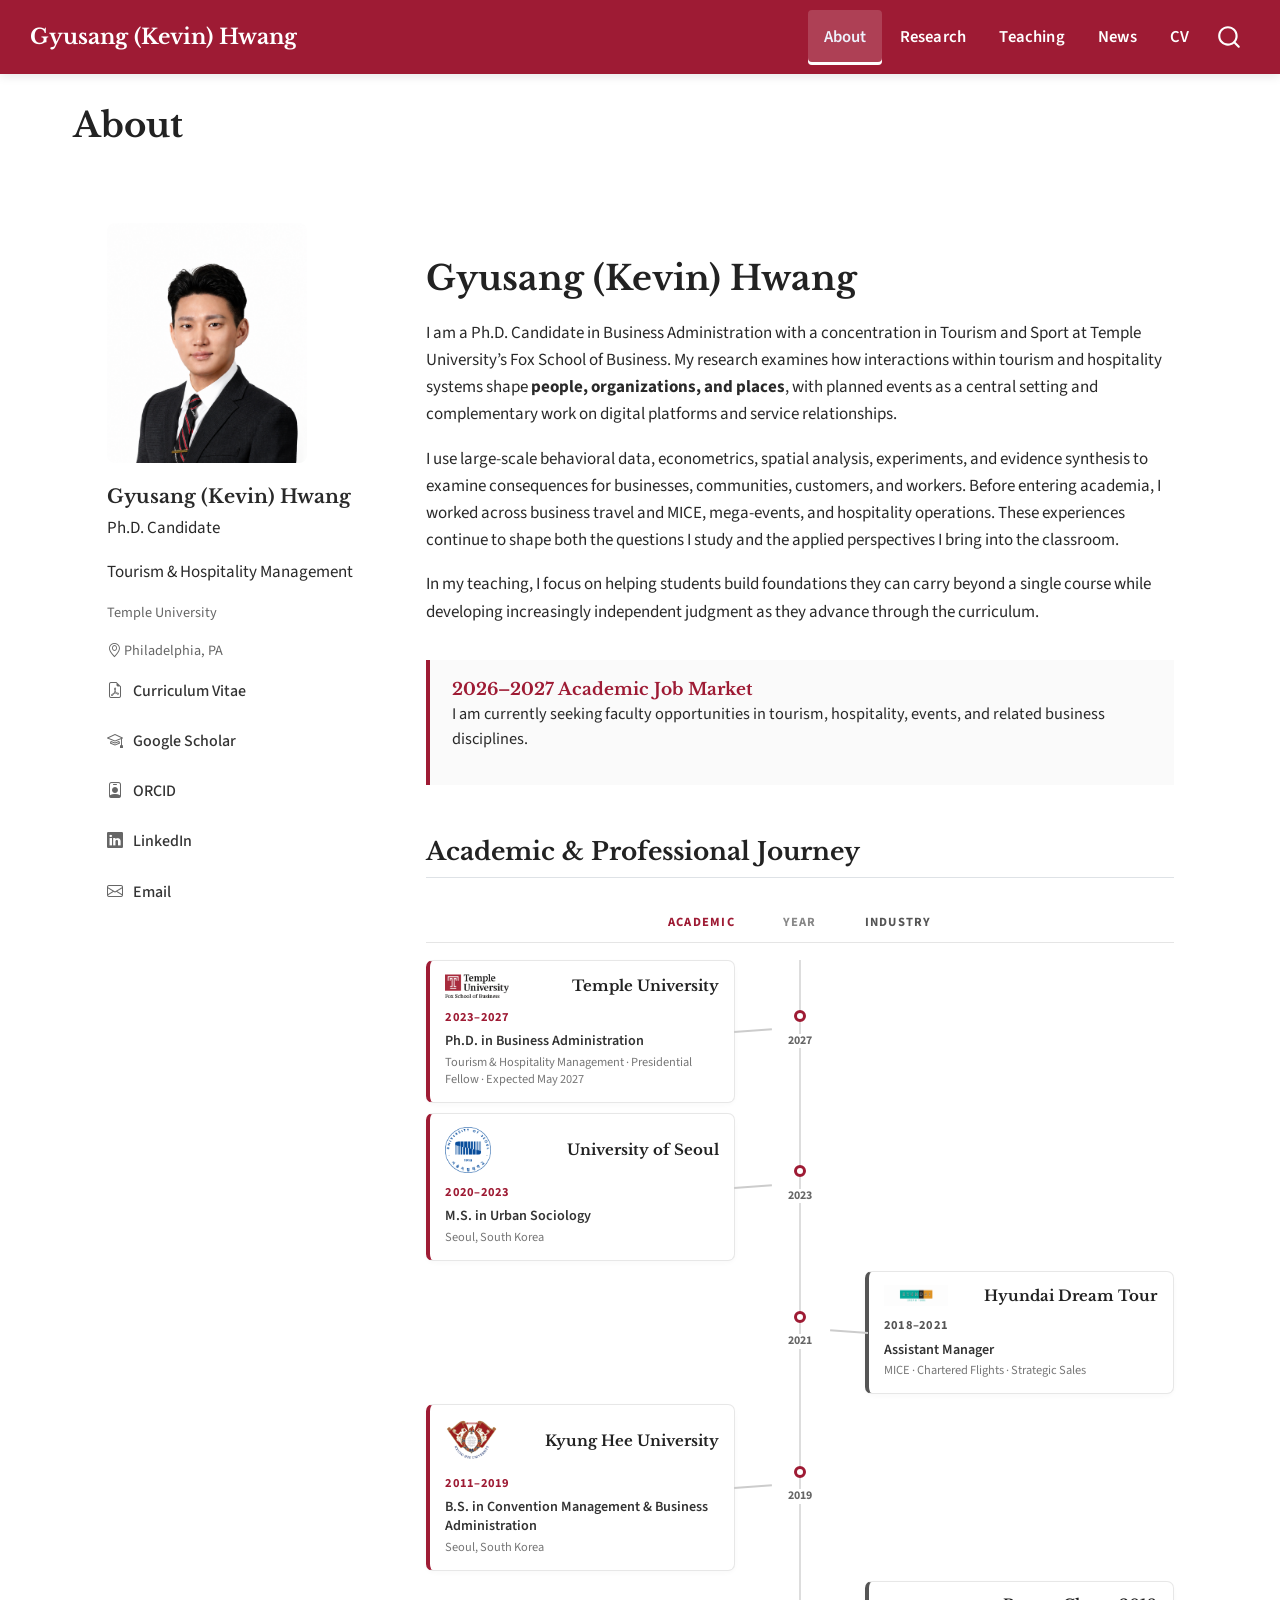
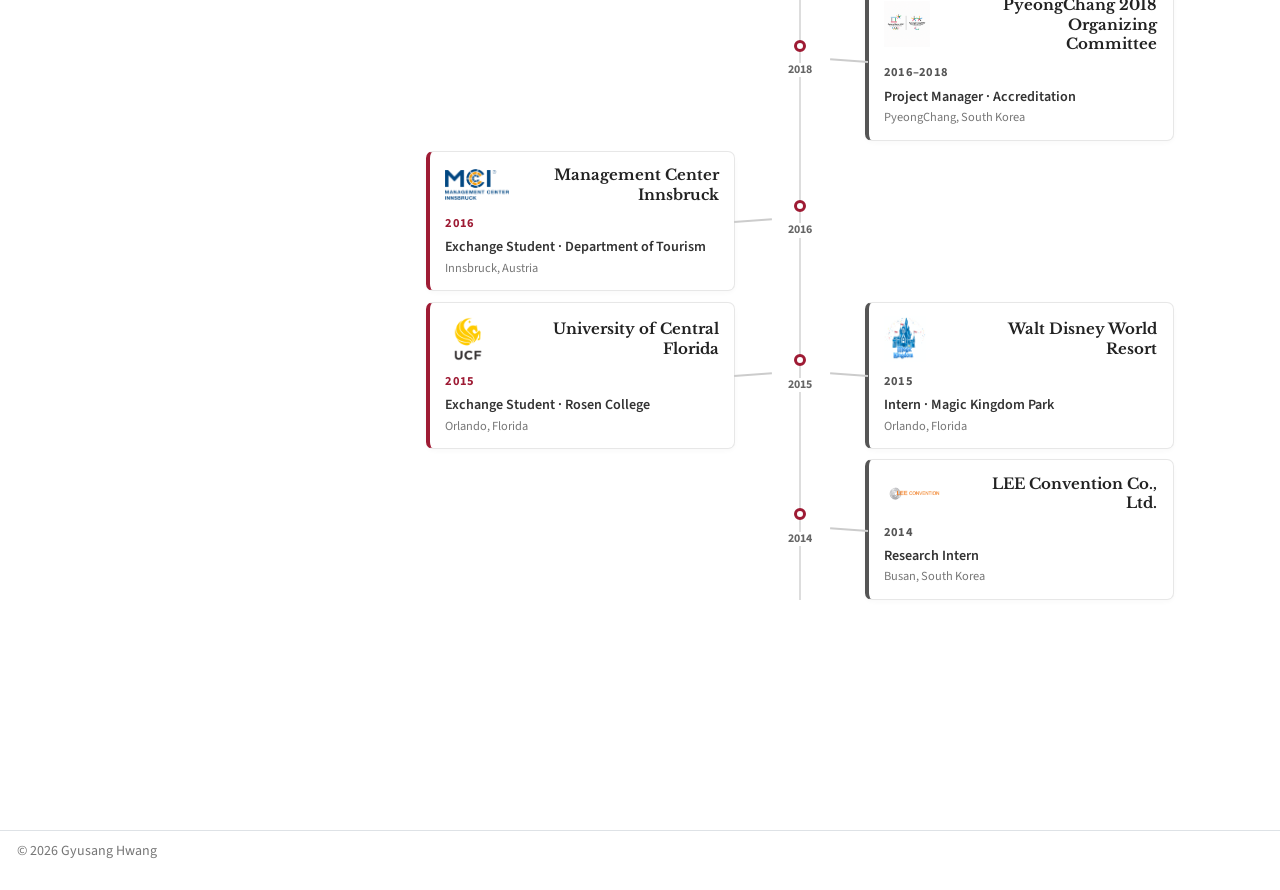
<file: docs/index.html>
<!DOCTYPE html>
<html xmlns="http://www.w3.org/1999/xhtml" lang="en" xml:lang="en"><head>

<meta charset="utf-8">
<meta name="generator" content="quarto-1.10.18">

<meta name="viewport" content="width=device-width, initial-scale=1.0, user-scalable=yes">


<title>About – Gyusang (Kevin) Hwang</title>
<style>
/* Default styles provided by pandoc.
** See https://pandoc.org/MANUAL.html#variables-for-html for config info.
*/
span.smallcaps{font-variant: small-caps;}
div.columns{display: flex; gap: 1.5em;}
div.column{flex: auto;}
@media screen {
div.columns{gap: min(4vw, 1.5em);}
div.column{overflow-x: auto;}
}
div.hanging-indent{margin-left: 1.5em; text-indent: -1.5em;}
ul.task-list{list-style: none;}
ul.task-list li input[type="checkbox"] {
  width: 0.8em;
  margin: 0 0.8em 0.2em -1em; /* quarto-specific, see https://github.com/quarto-dev/quarto-cli/issues/4556 */ 
  vertical-align: middle;
}
</style>


<script src="site_libs/quarto-nav/quarto-nav.js"></script>
<script src="site_libs/clipboard/clipboard.min.js"></script>
<script src="site_libs/quarto-search/autocomplete.umd.js"></script>
<script src="site_libs/quarto-search/fuse.min.js"></script>
<script src="site_libs/quarto-search/quarto-search.js"></script>
<meta name="quarto:offset" content="./">
<script src="site_libs/quarto-html/quarto.js" type="module"></script>
<script src="site_libs/quarto-html/tabsets/tabsets.js" type="module"></script>
<script src="site_libs/quarto-html/popper.min.js"></script>
<script src="site_libs/quarto-html/tippy.umd.min.js"></script>
<script src="site_libs/quarto-html/anchor.min.js"></script>
<link href="site_libs/quarto-html/tippy.css" rel="stylesheet">
<link href="site_libs/quarto-html/quarto-syntax-highlighting-64a204ab8560d761af7679ceaba22944.css" rel="stylesheet" id="quarto-text-highlighting-styles">
<script src="site_libs/bootstrap/bootstrap.min.js"></script>
<link href="site_libs/bootstrap/bootstrap-icons.css" rel="stylesheet">
<link href="site_libs/bootstrap/bootstrap-b8533cf8aafdbfcbae22cb47ddfa94e2.min.css" rel="stylesheet" append-hash="true" id="quarto-bootstrap" data-mode="light">
<script id="quarto-search-options" type="application/json">{
  "location": "navbar",
  "copy-button": false,
  "collapse-after": 3,
  "panel-placement": "end",
  "type": "overlay",
  "limit": 50,
  "keyboard-shortcut": [
    "f",
    "/",
    "s"
  ],
  "show-item-context": false,
  "language": {
    "search-no-results-text": "No results",
    "search-matching-documents-text": "matching documents",
    "search-copy-link-title": "Copy link to search",
    "search-hide-matches-text": "Hide additional matches",
    "search-more-match-text": "more match in this document",
    "search-more-matches-text": "more matches in this document",
    "search-clear-button-title": "Clear",
    "search-text-placeholder": "",
    "search-detached-cancel-button-title": "Cancel",
    "search-submit-button-title": "Submit",
    "search-label": "Search"
  }
}</script>
<script async="" src="https://www.googletagmanager.com/gtag/js?id=G-WBTVX0NZJL"></script>

<script type="text/javascript">

window.dataLayer = window.dataLayer || [];
function gtag(){dataLayer.push(arguments);}
gtag('js', new Date());
gtag('config', 'G-WBTVX0NZJL', { 'anonymize_ip': true});
</script>
<style>html{ scroll-behavior: smooth; }</style>


<link rel="stylesheet" href="styles.css">
</head>

<body class="nav-fixed quarto-light">

<div id="quarto-search-results"></div>
  <header id="quarto-header" class="headroom fixed-top">
    <nav class="navbar navbar-expand-lg " data-bs-theme="dark">
      <div class="navbar-container container-fluid">
      <div class="navbar-brand-container mx-auto">
    <a class="navbar-brand" href="./index.html">
    <span class="navbar-title">Gyusang (Kevin) Hwang</span>
    </a>
  </div>
            <div id="quarto-search" class="" title="Search"></div>
          <button class="navbar-toggler" type="button" data-bs-toggle="collapse" data-bs-target="#navbarCollapse" aria-controls="navbarCollapse" role="menu" aria-expanded="false" aria-label="Toggle navigation" onclick="if (window.quartoToggleHeadroom) { window.quartoToggleHeadroom(); }">
  <span class="navbar-toggler-icon"></span>
</button>
          <div class="collapse navbar-collapse" id="navbarCollapse">
            <ul class="navbar-nav navbar-nav-scroll ms-auto">
  <li class="nav-item">
    <a class="nav-link active" href="./index.html" aria-current="page"> 
<span class="menu-text">About</span></a>
  </li>  
  <li class="nav-item">
    <a class="nav-link" href="./publications.html"> 
<span class="menu-text">Research</span></a>
  </li>  
  <li class="nav-item">
    <a class="nav-link" href="./teaching.html"> 
<span class="menu-text">Teaching</span></a>
  </li>  
  <li class="nav-item">
    <a class="nav-link" href="./news.html"> 
<span class="menu-text">News</span></a>
  </li>  
  <li class="nav-item">
    <a class="nav-link" href="./cv.html"> 
<span class="menu-text">CV</span></a>
  </li>  
</ul>
          </div> <!-- /navcollapse -->
            <div class="quarto-navbar-tools">
</div>
      </div> <!-- /container-fluid -->
    </nav>
</header>
<!-- content -->
<div id="quarto-content" class="quarto-container page-columns page-rows-contents page-layout-full page-navbar">
<!-- sidebar -->
<!-- margin-sidebar -->
    
<!-- main -->
<main class="content column-page" id="quarto-document-content">

<header id="title-block-header" class="quarto-title-block default">
<div class="quarto-title">
<h1 class="title">About</h1>
</div>



<div class="quarto-title-meta column-page">

    
  
    
  </div>
  


</header>


<div class="site-layout">
<div class="profile-column">
<div class="profile-card">
<p><img src="images/profile.png" alt="Gyusang Hwang" class="profile-photo"></p>
<div class="profile-name">
Gyusang (Kevin) Hwang
</div>
<div class="profile-role">
<p>Ph.D.&nbsp;Candidate</p>
</div>
<div class="profile-field">
<p>Tourism &amp; Hospitality Management</p>
</div>
<div class="profile-affiliation">
<p>Temple University</p>
</div>
<div class="profile-location">
<p><i class="bi bi-geo-alt"></i> Philadelphia, PA</p>
</div>
<div class="sidebar-links">
<p><a href="./cv.html"> <i class="bi bi-file-earmark-pdf"></i> <span>Curriculum Vitae</span> </a></p>
<p><a href="https://scholar.google.com/citations?user=I3JPPaQAAAAJ&amp;hl=en" target="_blank" rel="noopener noreferrer"> <i class="bi bi-mortarboard"></i> <span>Google Scholar</span> </a></p>
<p><a href="https://orcid.org/0009-0008-3667-0854" target="_blank" rel="noopener noreferrer"> <i class="bi bi-person-badge"></i> <span>ORCID</span> </a></p>
<p><a href="https://www.linkedin.com/in/kevin-gyusang-hwang/" target="_blank" rel="noopener noreferrer"> <i class="bi bi-linkedin"></i> <span>LinkedIn</span> </a></p>
<p><a href="mailto:gyusang.hwang@temple.edu"> <i class="bi bi-envelope"></i> <span>Email</span> </a></p>
</div>
</div>
</div>
<section id="gyusang-kevin-hwang" class="level1 main-column">
<h1>Gyusang (Kevin) Hwang</h1>
<p>I am a Ph.D.&nbsp;Candidate in Business Administration with a concentration in Tourism and Sport at Temple University’s Fox School of Business. My research examines how interactions within tourism and hospitality systems shape <strong>people, organizations, and places</strong>, with planned events as a central setting and complementary work on digital platforms and service relationships.</p>
<p>I use large-scale behavioral data, econometrics, spatial analysis, experiments, and evidence synthesis to examine consequences for businesses, communities, customers, and workers. Before entering academia, I worked across business travel and MICE, mega-events, and hospitality operations. These experiences continue to shape both the questions I study and the applied perspectives I bring into the classroom.</p>
<p>In my teaching, I focus on helping students build foundations they can carry beyond a single course while developing increasingly independent judgment as they advance through the curriculum.</p>
<div class="job-market-note">
<p><strong>2026–2027 Academic Job Market</strong><br>
I am currently seeking faculty opportunities in tourism, hospitality, events, and related business disciplines.</p>
</div>
<section id="academic-professional-journey" class="level2">
<h2 class="anchored" data-anchor-id="academic-professional-journey">Academic &amp; Professional Journey</h2>

<div class="milestone-header">
  <div class="milestone-heading academic">Academic</div>
  <div class="milestone-heading year">Year</div>
  <div class="milestone-heading industry">Industry</div>
</div>


<div class="milestone-timeline">


  <!-- ======================================================
       2027 · TEMPLE UNIVERSITY
       ====================================================== -->

  <div class="milestone-row">

    <div class="milestone-card academic-card">

      <div class="milestone-card-header">

        <img src="images/logos/fox.png" alt="Temple University Fox School of Business" class="milestone-logo">

        <div class="milestone-institution">
          Temple University
        </div>

      </div>

      <div class="milestone-date">
        2023–2027
      </div>

      <div class="milestone-role">
        Ph.D. in Business Administration
      </div>

      <div class="milestone-meta">
        Tourism &amp; Hospitality Management · Presidential Fellow · Expected May 2027
      </div>

    </div>

    <div class="milestone-year">
      <span>2027</span>
    </div>

    <div class="milestone-empty"></div>

  </div>



  <!-- ======================================================
       2023 · UNIVERSITY OF SEOUL
       ====================================================== -->

  <div class="milestone-row">

    <div class="milestone-card academic-card">

      <div class="milestone-card-header">

        <img src="images/logos/uos.png" alt="University of Seoul" class="milestone-logo">

        <div class="milestone-institution">
          University of Seoul
        </div>

      </div>

      <div class="milestone-date">
        2020–2023
      </div>

      <div class="milestone-role">
        M.S. in Urban Sociology
      </div>

      <div class="milestone-meta">
        Seoul, South Korea
      </div>

    </div>

    <div class="milestone-year">
      <span>2023</span>
    </div>

    <div class="milestone-empty"></div>

  </div>



  <!-- ======================================================
       2021 · HYUNDAI DREAM TOUR
       ====================================================== -->

  <div class="milestone-row">

    <div class="milestone-empty"></div>

    <div class="milestone-year">
      <span>2021</span>
    </div>

    <div class="milestone-card industry-card">

      <div class="milestone-card-header">

        <img src="images/logos/hyundai-dreamtour.png" alt="Hyundai Dream Tour" class="milestone-logo">

        <div class="milestone-institution">
          Hyundai Dream Tour
        </div>

      </div>

      <div class="milestone-date">
        2018–2021
      </div>

      <div class="milestone-role">
        Assistant Manager
      </div>

      <div class="milestone-meta">
        MICE · Chartered Flights · Strategic Sales
      </div>

    </div>

  </div>



  <!-- ======================================================
       2019 · KYUNG HEE UNIVERSITY
       ====================================================== -->

  <div class="milestone-row">

    <div class="milestone-card academic-card">

      <div class="milestone-card-header">

        <img src="images/logos/khu.png" alt="Kyung Hee University" class="milestone-logo">

        <div class="milestone-institution">
          Kyung Hee University
        </div>

      </div>

      <div class="milestone-date">
        2011–2019
      </div>

      <div class="milestone-role">
        B.S. in Convention Management &amp; Business Administration
      </div>

      <div class="milestone-meta">
        Seoul, South Korea
      </div>

    </div>

    <div class="milestone-year">
      <span>2019</span>
    </div>

    <div class="milestone-empty"></div>

  </div>



  <!-- ======================================================
       2018 · PYEONGCHANG 2018
       ====================================================== -->

  <div class="milestone-row">

    <div class="milestone-empty"></div>

    <div class="milestone-year">
      <span>2018</span>
    </div>

    <div class="milestone-card industry-card">

      <div class="milestone-card-header">

        <img src="images/logos/pyeongchang2018.png" alt="PyeongChang 2018 Organizing Committee" class="milestone-logo">

        <div class="milestone-institution">
          PyeongChang 2018 Organizing Committee
        </div>

      </div>

      <div class="milestone-date">
        2016–2018
      </div>

      <div class="milestone-role">
        Project Manager · Accreditation
      </div>

      <div class="milestone-meta">
        PyeongChang, South Korea
      </div>

    </div>

  </div>



  <!-- ======================================================
       2016 · MANAGEMENT CENTER INNSBRUCK
       ====================================================== -->

  <div class="milestone-row">

    <div class="milestone-card academic-card">

      <div class="milestone-card-header">

        <img src="images/logos/mci.png" alt="Management Center Innsbruck" class="milestone-logo">

        <div class="milestone-institution">
          Management Center Innsbruck
        </div>

      </div>

      <div class="milestone-date">
        2016
      </div>

      <div class="milestone-role">
        Exchange Student · Department of Tourism
      </div>

      <div class="milestone-meta">
        Innsbruck, Austria
      </div>

    </div>

    <div class="milestone-year">
      <span>2016</span>
    </div>

    <div class="milestone-empty"></div>

  </div>



  <!-- ======================================================
       2015 · UCF + WALT DISNEY WORLD
       ====================================================== -->

  <div class="milestone-row">

    <div class="milestone-card academic-card">

      <div class="milestone-card-header">

        <img src="images/logos/ucf.png" alt="University of Central Florida" class="milestone-logo">

        <div class="milestone-institution">
          University of Central Florida
        </div>

      </div>

      <div class="milestone-date">
        2015
      </div>

      <div class="milestone-role">
        Exchange Student · Rosen College
      </div>

      <div class="milestone-meta">
        Orlando, Florida
      </div>

    </div>

    <div class="milestone-year">
      <span>2015</span>
    </div>

    <div class="milestone-card industry-card">

      <div class="milestone-card-header">

        <img src="images/logos/disney.png" alt="Walt Disney World Resort" class="milestone-logo">

        <div class="milestone-institution">
          Walt Disney World Resort
        </div>

      </div>

      <div class="milestone-date">
        2015
      </div>

      <div class="milestone-role">
        Intern · Magic Kingdom Park
      </div>

      <div class="milestone-meta">
        Orlando, Florida
      </div>

    </div>

  </div>



  <!-- ======================================================
       2014 · LEE CONVENTION
       ====================================================== -->

  <div class="milestone-row">

    <div class="milestone-empty"></div>

    <div class="milestone-year">
      <span>2014</span>
    </div>

    <div class="milestone-card industry-card">

      <div class="milestone-card-header">

        <img src="images/logos/lee-convention.png" alt="LEE Convention Co., Ltd." class="milestone-logo">

        <div class="milestone-institution">
          LEE Convention Co., Ltd.
        </div>

      </div>

      <div class="milestone-date">
        2014
      </div>

      <div class="milestone-role">
        Research Intern
      </div>

      <div class="milestone-meta">
        Busan, South Korea
      </div>

    </div>

  </div>


</div>

</section>
</section>
</div>



</main> <!-- /main -->
<script id="quarto-html-after-body" type="application/javascript">
  window.document.addEventListener("DOMContentLoaded", function (event) {
    const icon = "";
    const anchorJS = new window.AnchorJS();
    anchorJS.options = {
      placement: 'right',
      icon: icon
    };
    anchorJS.add('.anchored');
    const isCodeAnnotation = (el) => {
      for (const clz of el.classList) {
        if (clz.startsWith('code-annotation-')) {                     
          return true;
        }
      }
      return false;
    }
    const onCopySuccess = function(e) {
      // button target
      const button = e.trigger;
      // don't keep focus
      button.blur();
      // flash "checked"
      button.classList.add('code-copy-button-checked');
      var currentTitle = button.getAttribute("title");
      button.setAttribute("title", "Copied!");
      let tooltip;
      if (window.bootstrap) {
        button.setAttribute("data-bs-toggle", "tooltip");
        button.setAttribute("data-bs-placement", "left");
        button.setAttribute("data-bs-title", "Copied!");
        tooltip = new bootstrap.Tooltip(button, 
          { trigger: "manual", 
            customClass: "code-copy-button-tooltip",
            offset: [0, -8]});
        tooltip.show();    
      }
      setTimeout(function() {
        if (tooltip) {
          tooltip.hide();
          button.removeAttribute("data-bs-title");
          button.removeAttribute("data-bs-toggle");
          button.removeAttribute("data-bs-placement");
        }
        button.setAttribute("title", currentTitle);
        button.classList.remove('code-copy-button-checked');
      }, 1000);
      // clear code selection
      e.clearSelection();
    }
    const getTextToCopy = function(trigger) {
      const outerScaffold = trigger.parentElement.cloneNode(true);
      const codeEl = outerScaffold.querySelector('code');
      for (const childEl of codeEl.children) {
        if (isCodeAnnotation(childEl)) {
          childEl.remove();
        }
      }
      return codeEl.innerText;
    }
    const clipboard = new window.ClipboardJS('.code-copy-button:not([data-in-quarto-modal])', {
      text: getTextToCopy
    });
    clipboard.on('success', onCopySuccess);
    if (window.document.getElementById('quarto-embedded-source-code-modal')) {
      const clipboardModal = new window.ClipboardJS('.code-copy-button[data-in-quarto-modal]', {
        text: getTextToCopy,
        container: window.document.getElementById('quarto-embedded-source-code-modal')
      });
      clipboardModal.on('success', onCopySuccess);
    }
      var localhostRegex = new RegExp(/^(?:http|https):\/\/localhost\:?[0-9]*\//);
      var mailtoRegex = new RegExp(/^mailto:/);
        var filterRegex = new RegExp("https:\/\/gyusanghwang\.com");
      var isInternal = (href) => {
          return filterRegex.test(href) || localhostRegex.test(href) || mailtoRegex.test(href);
      }
      // Inspect non-navigation links and adorn them if external
     var links = window.document.querySelectorAll('a[href]:not(.nav-link):not(.navbar-brand):not(.toc-action):not(.sidebar-link):not(.sidebar-item-toggle):not(.pagination-link):not(.no-external):not([aria-hidden]):not(.dropdown-item):not(.quarto-navigation-tool):not(.about-link)');
      for (var i=0; i<links.length; i++) {
        const link = links[i];
        if (!isInternal(link.href)) {
          // undo the damage that might have been done by quarto-nav.js in the case of
          // links that we want to consider external
          if (link.dataset.originalHref !== undefined) {
            link.href = link.dataset.originalHref;
          }
            // target, if specified
            link.setAttribute("target", "_blank");
            if (link.getAttribute("rel") === null) {
              link.setAttribute("rel", "noopener");
            }
        }
      }
    function tippyHover(el, contentFn, onTriggerFn, onUntriggerFn) {
      const config = {
        allowHTML: true,
        maxWidth: 500,
        delay: 100,
        arrow: false,
        appendTo: function(el) {
            return el.parentElement;
        },
        interactive: true,
        interactiveBorder: 10,
        theme: 'quarto',
        placement: 'bottom-start',
      };
      if (contentFn) {
        config.content = contentFn;
      }
      if (onTriggerFn) {
        config.onTrigger = onTriggerFn;
      }
      if (onUntriggerFn) {
        config.onUntrigger = onUntriggerFn;
      }
      window.tippy(el, config); 
    }
    const noterefs = window.document.querySelectorAll('a[role="doc-noteref"]');
    for (var i=0; i<noterefs.length; i++) {
      const ref = noterefs[i];
      tippyHover(ref, function() {
        // use id or data attribute instead here
        let href = ref.getAttribute('data-footnote-href') || ref.getAttribute('href');
        try { href = new URL(href).hash; } catch {}
        const id = href.replace(/^#\/?/, "");
        const note = window.document.getElementById(id);
        if (note) {
          return note.innerHTML;
        } else {
          return "";
        }
      });
    }
    const xrefs = window.document.querySelectorAll('a.quarto-xref');
    const processXRef = (id, note) => {
      // Strip column container classes
      const stripColumnClz = (el) => {
        el.classList.remove("page-full", "page-columns");
        if (el.children) {
          for (const child of el.children) {
            stripColumnClz(child);
          }
        }
      }
      stripColumnClz(note)
      if (id === null || id.startsWith('sec-')) {
        // Special case sections, only their first couple elements
        const container = document.createElement("div");
        if (note.children && note.children.length > 2) {
          container.appendChild(note.children[0].cloneNode(true));
          for (let i = 1; i < note.children.length; i++) {
            const child = note.children[i];
            if (child.tagName === "P" && child.innerText === "") {
              continue;
            } else {
              container.appendChild(child.cloneNode(true));
              break;
            }
          }
          if (window.Quarto?.typesetMath) {
            window.Quarto.typesetMath(container);
          }
          return container.innerHTML
        } else {
          if (window.Quarto?.typesetMath) {
            window.Quarto.typesetMath(note);
          }
          return note.innerHTML;
        }
      } else {
        // Remove any anchor links if they are present
        const anchorLink = note.querySelector('a.anchorjs-link');
        if (anchorLink) {
          anchorLink.remove();
        }
        if (window.Quarto?.typesetMath) {
          window.Quarto.typesetMath(note);
        }
        if (note.classList.contains("callout")) {
          return note.outerHTML;
        } else {
          return note.innerHTML;
        }
      }
    }
    for (var i=0; i<xrefs.length; i++) {
      const xref = xrefs[i];
      tippyHover(xref, undefined, function(instance) {
        instance.disable();
        let url = xref.getAttribute('href');
        let hash = undefined; 
        if (url.startsWith('#')) {
          hash = url;
        } else {
          try { hash = new URL(url).hash; } catch {}
        }
        if (hash) {
          const id = hash.replace(/^#\/?/, "");
          const note = window.document.getElementById(id);
          if (note !== null) {
            try {
              const html = processXRef(id, note.cloneNode(true));
              instance.setContent(html);
            } finally {
              instance.enable();
              instance.show();
            }
          } else {
            // See if we can fetch this
            fetch(url.split('#')[0])
            .then(res => res.text())
            .then(html => {
              const parser = new DOMParser();
              const htmlDoc = parser.parseFromString(html, "text/html");
              const note = htmlDoc.getElementById(id);
              if (note !== null) {
                const html = processXRef(id, note);
                instance.setContent(html);
              } 
            }).finally(() => {
              instance.enable();
              instance.show();
            });
          }
        } else {
          // See if we can fetch a full url (with no hash to target)
          // This is a special case and we should probably do some content thinning / targeting
          fetch(url)
          .then(res => res.text())
          .then(html => {
            const parser = new DOMParser();
            const htmlDoc = parser.parseFromString(html, "text/html");
            const note = htmlDoc.querySelector('main.content');
            if (note !== null) {
              // This should only happen for chapter cross references
              // (since there is no id in the URL)
              // remove the first header
              if (note.children.length > 0 && note.children[0].tagName === "HEADER") {
                note.children[0].remove();
              }
              const html = processXRef(null, note);
              instance.setContent(html);
            } 
          }).finally(() => {
            instance.enable();
            instance.show();
          });
        }
      }, function(instance) {
      });
    }
        let selectedAnnoteEl;
        const selectorForAnnotation = ( cell, annotation) => {
          let cellAttr = 'data-code-cell="' + cell + '"';
          let lineAttr = 'data-code-annotation="' +  annotation + '"';
          const selector = 'span[' + cellAttr + '][' + lineAttr + ']';
          return selector;
        }
        const selectCodeLines = (annoteEl) => {
          const doc = window.document;
          const targetCell = annoteEl.getAttribute("data-target-cell");
          const targetAnnotation = annoteEl.getAttribute("data-target-annotation");
          const annoteSpan = window.document.querySelector(selectorForAnnotation(targetCell, targetAnnotation));
          const lines = annoteSpan.getAttribute("data-code-lines").split(",");
          const lineIds = lines.map((line) => {
            return targetCell + "-" + line;
          })
          let top = null;
          let height = null;
          let parent = null;
          if (lineIds.length > 0) {
              //compute the position of the single el (top and bottom and make a div)
              const el = window.document.getElementById(lineIds[0]);
              top = el.offsetTop;
              height = el.offsetHeight;
              parent = el.parentElement.parentElement;
            if (lineIds.length > 1) {
              const lastEl = window.document.getElementById(lineIds[lineIds.length - 1]);
              const bottom = lastEl.offsetTop + lastEl.offsetHeight;
              height = bottom - top;
            }
            if (top !== null && height !== null && parent !== null) {
              // cook up a div (if necessary) and position it 
              let div = window.document.getElementById("code-annotation-line-highlight");
              if (div === null) {
                div = window.document.createElement("div");
                div.setAttribute("id", "code-annotation-line-highlight");
                div.style.position = 'absolute';
                parent.appendChild(div);
              }
              div.style.top = top - 2 + "px";
              div.style.height = height + 4 + "px";
              div.style.left = 0;
              let gutterDiv = window.document.getElementById("code-annotation-line-highlight-gutter");
              if (gutterDiv === null) {
                gutterDiv = window.document.createElement("div");
                gutterDiv.setAttribute("id", "code-annotation-line-highlight-gutter");
                gutterDiv.style.position = 'absolute';
                const codeCell = window.document.getElementById(targetCell);
                const gutter = codeCell.querySelector('.code-annotation-gutter');
                gutter.appendChild(gutterDiv);
              }
              gutterDiv.style.top = top - 2 + "px";
              gutterDiv.style.height = height + 4 + "px";
            }
            selectedAnnoteEl = annoteEl;
          }
        };
        const unselectCodeLines = () => {
          const elementsIds = ["code-annotation-line-highlight", "code-annotation-line-highlight-gutter"];
          elementsIds.forEach((elId) => {
            const div = window.document.getElementById(elId);
            if (div) {
              div.remove();
            }
          });
          selectedAnnoteEl = undefined;
        };
          // Handle positioning of the toggle
      window.addEventListener(
        "resize",
        throttle(() => {
          elRect = undefined;
          if (selectedAnnoteEl) {
            selectCodeLines(selectedAnnoteEl);
          }
        }, 10)
      );
      function throttle(fn, ms) {
      let throttle = false;
      let timer;
        return (...args) => {
          if(!throttle) { // first call gets through
              fn.apply(this, args);
              throttle = true;
          } else { // all the others get throttled
              if(timer) clearTimeout(timer); // cancel #2
              timer = setTimeout(() => {
                fn.apply(this, args);
                timer = throttle = false;
              }, ms);
          }
        };
      }
        // Attach click handler to the DT
        const annoteDls = window.document.querySelectorAll('dt[data-target-cell]');
        for (const annoteDlNode of annoteDls) {
          annoteDlNode.addEventListener('click', (event) => {
            const clickedEl = event.target;
            if (clickedEl !== selectedAnnoteEl) {
              unselectCodeLines();
              const activeEl = window.document.querySelector('dt[data-target-cell].code-annotation-active');
              if (activeEl) {
                activeEl.classList.remove('code-annotation-active');
              }
              selectCodeLines(clickedEl);
              clickedEl.classList.add('code-annotation-active');
            } else {
              // Unselect the line
              unselectCodeLines();
              clickedEl.classList.remove('code-annotation-active');
            }
          });
        }
    const findCites = (el) => {
      const parentEl = el.parentElement;
      if (parentEl) {
        const cites = parentEl.dataset.cites;
        if (cites) {
          return {
            el,
            cites: cites.split(' ')
          };
        } else {
          return findCites(el.parentElement)
        }
      } else {
        return undefined;
      }
    };
    var bibliorefs = window.document.querySelectorAll('a[role="doc-biblioref"]');
    for (var i=0; i<bibliorefs.length; i++) {
      const ref = bibliorefs[i];
      const citeInfo = findCites(ref);
      if (citeInfo) {
        tippyHover(citeInfo.el, function() {
          var popup = window.document.createElement('div');
          citeInfo.cites.forEach(function(cite) {
            var citeDiv = window.document.createElement('div');
            citeDiv.classList.add('hanging-indent');
            citeDiv.classList.add('csl-entry');
            var biblioDiv = window.document.getElementById('ref-' + cite);
            if (biblioDiv) {
              citeDiv.innerHTML = biblioDiv.innerHTML;
            }
            popup.appendChild(citeDiv);
          });
          return popup.innerHTML;
        });
      }
    }
  });
  </script>
</div> <!-- /content -->
<footer class="footer">
  <div class="nav-footer">
    <div class="nav-footer-left">
<p>© 2026 Gyusang Hwang</p>
</div>   
    <div class="nav-footer-center">
      &nbsp;
    </div>
    <div class="nav-footer-right">
      &nbsp;
    </div>
  </div>
</footer>




<script src="site_libs/quarto-html/zenscroll-min.js"></script>
</body></html>
</file>
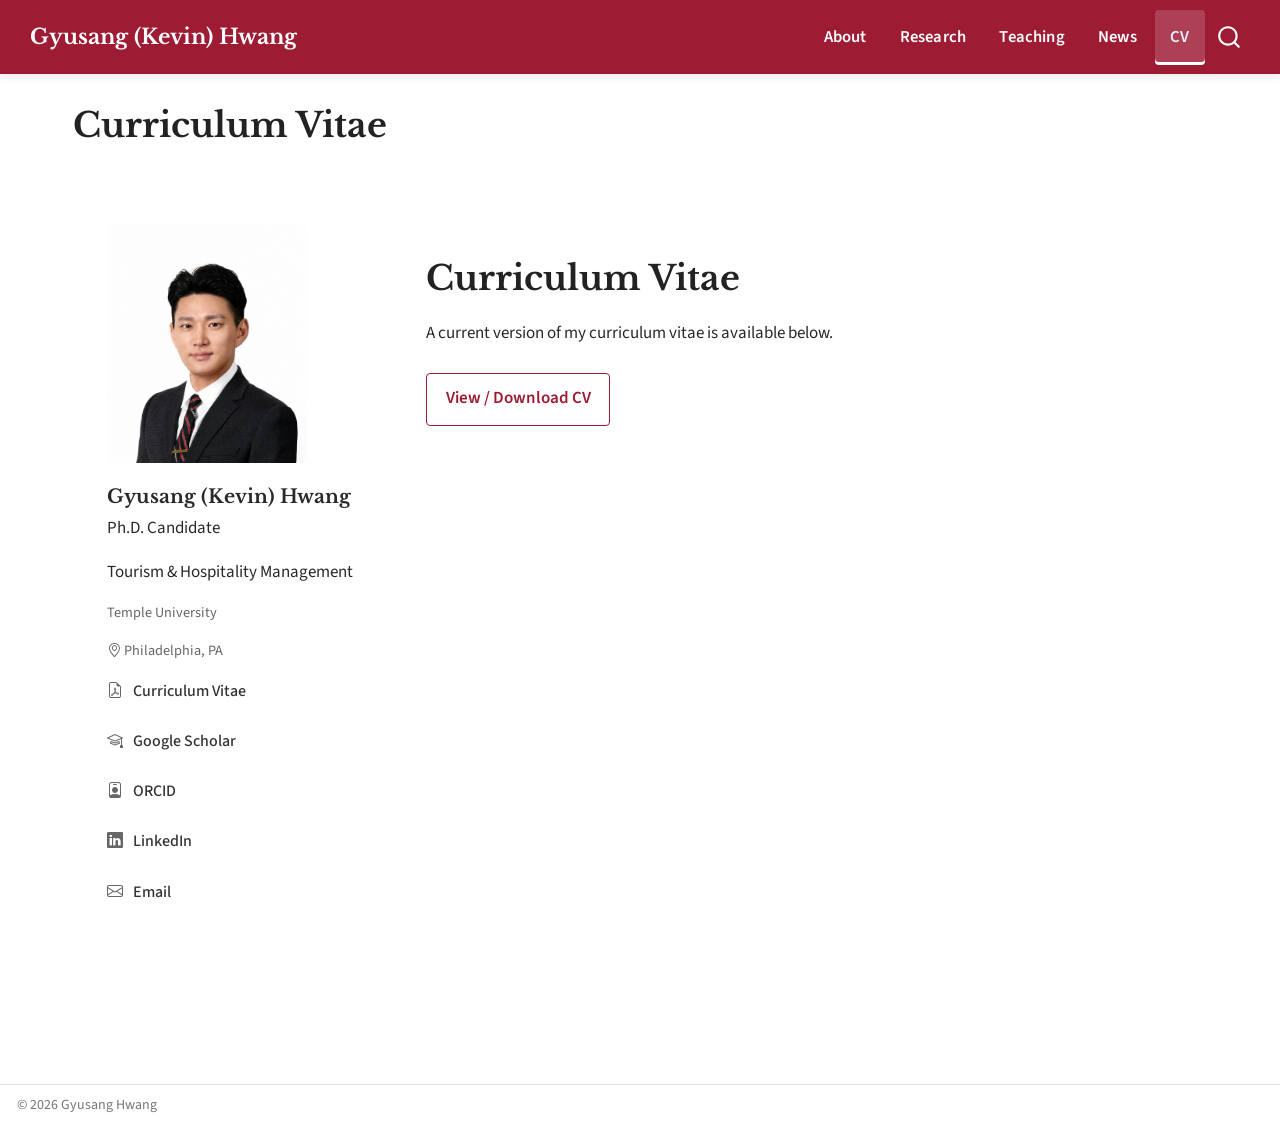
<file: docs/cv.html>
<!DOCTYPE html>
<html xmlns="http://www.w3.org/1999/xhtml" lang="en" xml:lang="en"><head>

<meta charset="utf-8">
<meta name="generator" content="quarto-1.10.18">

<meta name="viewport" content="width=device-width, initial-scale=1.0, user-scalable=yes">


<title>Curriculum Vitae – Gyusang (Kevin) Hwang</title>
<style>
/* Default styles provided by pandoc.
** See https://pandoc.org/MANUAL.html#variables-for-html for config info.
*/
span.smallcaps{font-variant: small-caps;}
div.columns{display: flex; gap: 1.5em;}
div.column{flex: auto;}
@media screen {
div.columns{gap: min(4vw, 1.5em);}
div.column{overflow-x: auto;}
}
div.hanging-indent{margin-left: 1.5em; text-indent: -1.5em;}
ul.task-list{list-style: none;}
ul.task-list li input[type="checkbox"] {
  width: 0.8em;
  margin: 0 0.8em 0.2em -1em; /* quarto-specific, see https://github.com/quarto-dev/quarto-cli/issues/4556 */ 
  vertical-align: middle;
}
</style>


<script src="site_libs/quarto-nav/quarto-nav.js"></script>
<script src="site_libs/clipboard/clipboard.min.js"></script>
<script src="site_libs/quarto-search/autocomplete.umd.js"></script>
<script src="site_libs/quarto-search/fuse.min.js"></script>
<script src="site_libs/quarto-search/quarto-search.js"></script>
<meta name="quarto:offset" content="./">
<script src="site_libs/quarto-html/quarto.js" type="module"></script>
<script src="site_libs/quarto-html/tabsets/tabsets.js" type="module"></script>
<script src="site_libs/quarto-html/popper.min.js"></script>
<script src="site_libs/quarto-html/tippy.umd.min.js"></script>
<script src="site_libs/quarto-html/anchor.min.js"></script>
<link href="site_libs/quarto-html/tippy.css" rel="stylesheet">
<link href="site_libs/quarto-html/quarto-syntax-highlighting-64a204ab8560d761af7679ceaba22944.css" rel="stylesheet" id="quarto-text-highlighting-styles">
<script src="site_libs/bootstrap/bootstrap.min.js"></script>
<link href="site_libs/bootstrap/bootstrap-icons.css" rel="stylesheet">
<link href="site_libs/bootstrap/bootstrap-b8533cf8aafdbfcbae22cb47ddfa94e2.min.css" rel="stylesheet" append-hash="true" id="quarto-bootstrap" data-mode="light">
<script id="quarto-search-options" type="application/json">{
  "location": "navbar",
  "copy-button": false,
  "collapse-after": 3,
  "panel-placement": "end",
  "type": "overlay",
  "limit": 50,
  "keyboard-shortcut": [
    "f",
    "/",
    "s"
  ],
  "show-item-context": false,
  "language": {
    "search-no-results-text": "No results",
    "search-matching-documents-text": "matching documents",
    "search-copy-link-title": "Copy link to search",
    "search-hide-matches-text": "Hide additional matches",
    "search-more-match-text": "more match in this document",
    "search-more-matches-text": "more matches in this document",
    "search-clear-button-title": "Clear",
    "search-text-placeholder": "",
    "search-detached-cancel-button-title": "Cancel",
    "search-submit-button-title": "Submit",
    "search-label": "Search"
  }
}</script>
<script async="" src="https://www.googletagmanager.com/gtag/js?id=G-WBTVX0NZJL"></script>

<script type="text/javascript">

window.dataLayer = window.dataLayer || [];
function gtag(){dataLayer.push(arguments);}
gtag('js', new Date());
gtag('config', 'G-WBTVX0NZJL', { 'anonymize_ip': true});
</script>
<style>html{ scroll-behavior: smooth; }</style>


<link rel="stylesheet" href="styles.css">
</head>

<body class="nav-fixed quarto-light">

<div id="quarto-search-results"></div>
  <header id="quarto-header" class="headroom fixed-top">
    <nav class="navbar navbar-expand-lg " data-bs-theme="dark">
      <div class="navbar-container container-fluid">
      <div class="navbar-brand-container mx-auto">
    <a class="navbar-brand" href="./index.html">
    <span class="navbar-title">Gyusang (Kevin) Hwang</span>
    </a>
  </div>
            <div id="quarto-search" class="" title="Search"></div>
          <button class="navbar-toggler" type="button" data-bs-toggle="collapse" data-bs-target="#navbarCollapse" aria-controls="navbarCollapse" role="menu" aria-expanded="false" aria-label="Toggle navigation" onclick="if (window.quartoToggleHeadroom) { window.quartoToggleHeadroom(); }">
  <span class="navbar-toggler-icon"></span>
</button>
          <div class="collapse navbar-collapse" id="navbarCollapse">
            <ul class="navbar-nav navbar-nav-scroll ms-auto">
  <li class="nav-item">
    <a class="nav-link" href="./index.html"> 
<span class="menu-text">About</span></a>
  </li>  
  <li class="nav-item">
    <a class="nav-link" href="./publications.html"> 
<span class="menu-text">Research</span></a>
  </li>  
  <li class="nav-item">
    <a class="nav-link" href="./teaching.html"> 
<span class="menu-text">Teaching</span></a>
  </li>  
  <li class="nav-item">
    <a class="nav-link" href="./news.html"> 
<span class="menu-text">News</span></a>
  </li>  
  <li class="nav-item">
    <a class="nav-link active" href="./cv.html" aria-current="page"> 
<span class="menu-text">CV</span></a>
  </li>  
</ul>
          </div> <!-- /navcollapse -->
            <div class="quarto-navbar-tools">
</div>
      </div> <!-- /container-fluid -->
    </nav>
</header>
<!-- content -->
<div id="quarto-content" class="quarto-container page-columns page-rows-contents page-layout-full page-navbar">
<!-- sidebar -->
<!-- margin-sidebar -->
    
<!-- main -->
<main class="content column-page" id="quarto-document-content">

<header id="title-block-header" class="quarto-title-block default">
<div class="quarto-title">
<h1 class="title">Curriculum Vitae</h1>
</div>



<div class="quarto-title-meta column-page">

    
  
    
  </div>
  


</header>


<div class="site-layout">
<div class="profile-column">
<div class="profile-card">
<p><img src="images/profile.png" alt="Gyusang Hwang" class="profile-photo"></p>
<div class="profile-name">
Gyusang (Kevin) Hwang
</div>
<div class="profile-role">
<p>Ph.D.&nbsp;Candidate</p>
</div>
<div class="profile-field">
<p>Tourism &amp; Hospitality Management</p>
</div>
<div class="profile-affiliation">
<p>Temple University</p>
</div>
<div class="profile-location">
<p><i class="bi bi-geo-alt"></i> Philadelphia, PA</p>
</div>
<div class="sidebar-links">
<p><a href="./cv.html"> <i class="bi bi-file-earmark-pdf"></i> <span>Curriculum Vitae</span> </a></p>
<p><a href="https://scholar.google.com/citations?user=I3JPPaQAAAAJ&amp;hl=en" target="_blank" rel="noopener noreferrer"> <i class="bi bi-mortarboard"></i> <span>Google Scholar</span> </a></p>
<p><a href="https://orcid.org/0009-0008-3667-0854" target="_blank" rel="noopener noreferrer"> <i class="bi bi-person-badge"></i> <span>ORCID</span> </a></p>
<p><a href="https://www.linkedin.com/in/kevin-gyusang-hwang/" target="_blank" rel="noopener noreferrer"> <i class="bi bi-linkedin"></i> <span>LinkedIn</span> </a></p>
<p><a href="mailto:gyusang.hwang@temple.edu"> <i class="bi bi-envelope"></i> <span>Email</span> </a></p>
</div>
</div>
</div>
<section id="curriculum-vitae" class="level1 main-column">
<h1>Curriculum Vitae</h1>
<p>A current version of my curriculum vitae is available below.</p>
<div class="cv-actions">
<p><a href="files/Gyusang_Hwang_CV.pdf">View / Download CV</a></p>
</div>
</section>
</div>



</main> <!-- /main -->
<script id="quarto-html-after-body" type="application/javascript">
  window.document.addEventListener("DOMContentLoaded", function (event) {
    const icon = "";
    const anchorJS = new window.AnchorJS();
    anchorJS.options = {
      placement: 'right',
      icon: icon
    };
    anchorJS.add('.anchored');
    const isCodeAnnotation = (el) => {
      for (const clz of el.classList) {
        if (clz.startsWith('code-annotation-')) {                     
          return true;
        }
      }
      return false;
    }
    const onCopySuccess = function(e) {
      // button target
      const button = e.trigger;
      // don't keep focus
      button.blur();
      // flash "checked"
      button.classList.add('code-copy-button-checked');
      var currentTitle = button.getAttribute("title");
      button.setAttribute("title", "Copied!");
      let tooltip;
      if (window.bootstrap) {
        button.setAttribute("data-bs-toggle", "tooltip");
        button.setAttribute("data-bs-placement", "left");
        button.setAttribute("data-bs-title", "Copied!");
        tooltip = new bootstrap.Tooltip(button, 
          { trigger: "manual", 
            customClass: "code-copy-button-tooltip",
            offset: [0, -8]});
        tooltip.show();    
      }
      setTimeout(function() {
        if (tooltip) {
          tooltip.hide();
          button.removeAttribute("data-bs-title");
          button.removeAttribute("data-bs-toggle");
          button.removeAttribute("data-bs-placement");
        }
        button.setAttribute("title", currentTitle);
        button.classList.remove('code-copy-button-checked');
      }, 1000);
      // clear code selection
      e.clearSelection();
    }
    const getTextToCopy = function(trigger) {
      const outerScaffold = trigger.parentElement.cloneNode(true);
      const codeEl = outerScaffold.querySelector('code');
      for (const childEl of codeEl.children) {
        if (isCodeAnnotation(childEl)) {
          childEl.remove();
        }
      }
      return codeEl.innerText;
    }
    const clipboard = new window.ClipboardJS('.code-copy-button:not([data-in-quarto-modal])', {
      text: getTextToCopy
    });
    clipboard.on('success', onCopySuccess);
    if (window.document.getElementById('quarto-embedded-source-code-modal')) {
      const clipboardModal = new window.ClipboardJS('.code-copy-button[data-in-quarto-modal]', {
        text: getTextToCopy,
        container: window.document.getElementById('quarto-embedded-source-code-modal')
      });
      clipboardModal.on('success', onCopySuccess);
    }
      var localhostRegex = new RegExp(/^(?:http|https):\/\/localhost\:?[0-9]*\//);
      var mailtoRegex = new RegExp(/^mailto:/);
        var filterRegex = new RegExp("https:\/\/gyusanghwang\.com");
      var isInternal = (href) => {
          return filterRegex.test(href) || localhostRegex.test(href) || mailtoRegex.test(href);
      }
      // Inspect non-navigation links and adorn them if external
     var links = window.document.querySelectorAll('a[href]:not(.nav-link):not(.navbar-brand):not(.toc-action):not(.sidebar-link):not(.sidebar-item-toggle):not(.pagination-link):not(.no-external):not([aria-hidden]):not(.dropdown-item):not(.quarto-navigation-tool):not(.about-link)');
      for (var i=0; i<links.length; i++) {
        const link = links[i];
        if (!isInternal(link.href)) {
          // undo the damage that might have been done by quarto-nav.js in the case of
          // links that we want to consider external
          if (link.dataset.originalHref !== undefined) {
            link.href = link.dataset.originalHref;
          }
            // target, if specified
            link.setAttribute("target", "_blank");
            if (link.getAttribute("rel") === null) {
              link.setAttribute("rel", "noopener");
            }
        }
      }
    function tippyHover(el, contentFn, onTriggerFn, onUntriggerFn) {
      const config = {
        allowHTML: true,
        maxWidth: 500,
        delay: 100,
        arrow: false,
        appendTo: function(el) {
            return el.parentElement;
        },
        interactive: true,
        interactiveBorder: 10,
        theme: 'quarto',
        placement: 'bottom-start',
      };
      if (contentFn) {
        config.content = contentFn;
      }
      if (onTriggerFn) {
        config.onTrigger = onTriggerFn;
      }
      if (onUntriggerFn) {
        config.onUntrigger = onUntriggerFn;
      }
      window.tippy(el, config); 
    }
    const noterefs = window.document.querySelectorAll('a[role="doc-noteref"]');
    for (var i=0; i<noterefs.length; i++) {
      const ref = noterefs[i];
      tippyHover(ref, function() {
        // use id or data attribute instead here
        let href = ref.getAttribute('data-footnote-href') || ref.getAttribute('href');
        try { href = new URL(href).hash; } catch {}
        const id = href.replace(/^#\/?/, "");
        const note = window.document.getElementById(id);
        if (note) {
          return note.innerHTML;
        } else {
          return "";
        }
      });
    }
    const xrefs = window.document.querySelectorAll('a.quarto-xref');
    const processXRef = (id, note) => {
      // Strip column container classes
      const stripColumnClz = (el) => {
        el.classList.remove("page-full", "page-columns");
        if (el.children) {
          for (const child of el.children) {
            stripColumnClz(child);
          }
        }
      }
      stripColumnClz(note)
      if (id === null || id.startsWith('sec-')) {
        // Special case sections, only their first couple elements
        const container = document.createElement("div");
        if (note.children && note.children.length > 2) {
          container.appendChild(note.children[0].cloneNode(true));
          for (let i = 1; i < note.children.length; i++) {
            const child = note.children[i];
            if (child.tagName === "P" && child.innerText === "") {
              continue;
            } else {
              container.appendChild(child.cloneNode(true));
              break;
            }
          }
          if (window.Quarto?.typesetMath) {
            window.Quarto.typesetMath(container);
          }
          return container.innerHTML
        } else {
          if (window.Quarto?.typesetMath) {
            window.Quarto.typesetMath(note);
          }
          return note.innerHTML;
        }
      } else {
        // Remove any anchor links if they are present
        const anchorLink = note.querySelector('a.anchorjs-link');
        if (anchorLink) {
          anchorLink.remove();
        }
        if (window.Quarto?.typesetMath) {
          window.Quarto.typesetMath(note);
        }
        if (note.classList.contains("callout")) {
          return note.outerHTML;
        } else {
          return note.innerHTML;
        }
      }
    }
    for (var i=0; i<xrefs.length; i++) {
      const xref = xrefs[i];
      tippyHover(xref, undefined, function(instance) {
        instance.disable();
        let url = xref.getAttribute('href');
        let hash = undefined; 
        if (url.startsWith('#')) {
          hash = url;
        } else {
          try { hash = new URL(url).hash; } catch {}
        }
        if (hash) {
          const id = hash.replace(/^#\/?/, "");
          const note = window.document.getElementById(id);
          if (note !== null) {
            try {
              const html = processXRef(id, note.cloneNode(true));
              instance.setContent(html);
            } finally {
              instance.enable();
              instance.show();
            }
          } else {
            // See if we can fetch this
            fetch(url.split('#')[0])
            .then(res => res.text())
            .then(html => {
              const parser = new DOMParser();
              const htmlDoc = parser.parseFromString(html, "text/html");
              const note = htmlDoc.getElementById(id);
              if (note !== null) {
                const html = processXRef(id, note);
                instance.setContent(html);
              } 
            }).finally(() => {
              instance.enable();
              instance.show();
            });
          }
        } else {
          // See if we can fetch a full url (with no hash to target)
          // This is a special case and we should probably do some content thinning / targeting
          fetch(url)
          .then(res => res.text())
          .then(html => {
            const parser = new DOMParser();
            const htmlDoc = parser.parseFromString(html, "text/html");
            const note = htmlDoc.querySelector('main.content');
            if (note !== null) {
              // This should only happen for chapter cross references
              // (since there is no id in the URL)
              // remove the first header
              if (note.children.length > 0 && note.children[0].tagName === "HEADER") {
                note.children[0].remove();
              }
              const html = processXRef(null, note);
              instance.setContent(html);
            } 
          }).finally(() => {
            instance.enable();
            instance.show();
          });
        }
      }, function(instance) {
      });
    }
        let selectedAnnoteEl;
        const selectorForAnnotation = ( cell, annotation) => {
          let cellAttr = 'data-code-cell="' + cell + '"';
          let lineAttr = 'data-code-annotation="' +  annotation + '"';
          const selector = 'span[' + cellAttr + '][' + lineAttr + ']';
          return selector;
        }
        const selectCodeLines = (annoteEl) => {
          const doc = window.document;
          const targetCell = annoteEl.getAttribute("data-target-cell");
          const targetAnnotation = annoteEl.getAttribute("data-target-annotation");
          const annoteSpan = window.document.querySelector(selectorForAnnotation(targetCell, targetAnnotation));
          const lines = annoteSpan.getAttribute("data-code-lines").split(",");
          const lineIds = lines.map((line) => {
            return targetCell + "-" + line;
          })
          let top = null;
          let height = null;
          let parent = null;
          if (lineIds.length > 0) {
              //compute the position of the single el (top and bottom and make a div)
              const el = window.document.getElementById(lineIds[0]);
              top = el.offsetTop;
              height = el.offsetHeight;
              parent = el.parentElement.parentElement;
            if (lineIds.length > 1) {
              const lastEl = window.document.getElementById(lineIds[lineIds.length - 1]);
              const bottom = lastEl.offsetTop + lastEl.offsetHeight;
              height = bottom - top;
            }
            if (top !== null && height !== null && parent !== null) {
              // cook up a div (if necessary) and position it 
              let div = window.document.getElementById("code-annotation-line-highlight");
              if (div === null) {
                div = window.document.createElement("div");
                div.setAttribute("id", "code-annotation-line-highlight");
                div.style.position = 'absolute';
                parent.appendChild(div);
              }
              div.style.top = top - 2 + "px";
              div.style.height = height + 4 + "px";
              div.style.left = 0;
              let gutterDiv = window.document.getElementById("code-annotation-line-highlight-gutter");
              if (gutterDiv === null) {
                gutterDiv = window.document.createElement("div");
                gutterDiv.setAttribute("id", "code-annotation-line-highlight-gutter");
                gutterDiv.style.position = 'absolute';
                const codeCell = window.document.getElementById(targetCell);
                const gutter = codeCell.querySelector('.code-annotation-gutter');
                gutter.appendChild(gutterDiv);
              }
              gutterDiv.style.top = top - 2 + "px";
              gutterDiv.style.height = height + 4 + "px";
            }
            selectedAnnoteEl = annoteEl;
          }
        };
        const unselectCodeLines = () => {
          const elementsIds = ["code-annotation-line-highlight", "code-annotation-line-highlight-gutter"];
          elementsIds.forEach((elId) => {
            const div = window.document.getElementById(elId);
            if (div) {
              div.remove();
            }
          });
          selectedAnnoteEl = undefined;
        };
          // Handle positioning of the toggle
      window.addEventListener(
        "resize",
        throttle(() => {
          elRect = undefined;
          if (selectedAnnoteEl) {
            selectCodeLines(selectedAnnoteEl);
          }
        }, 10)
      );
      function throttle(fn, ms) {
      let throttle = false;
      let timer;
        return (...args) => {
          if(!throttle) { // first call gets through
              fn.apply(this, args);
              throttle = true;
          } else { // all the others get throttled
              if(timer) clearTimeout(timer); // cancel #2
              timer = setTimeout(() => {
                fn.apply(this, args);
                timer = throttle = false;
              }, ms);
          }
        };
      }
        // Attach click handler to the DT
        const annoteDls = window.document.querySelectorAll('dt[data-target-cell]');
        for (const annoteDlNode of annoteDls) {
          annoteDlNode.addEventListener('click', (event) => {
            const clickedEl = event.target;
            if (clickedEl !== selectedAnnoteEl) {
              unselectCodeLines();
              const activeEl = window.document.querySelector('dt[data-target-cell].code-annotation-active');
              if (activeEl) {
                activeEl.classList.remove('code-annotation-active');
              }
              selectCodeLines(clickedEl);
              clickedEl.classList.add('code-annotation-active');
            } else {
              // Unselect the line
              unselectCodeLines();
              clickedEl.classList.remove('code-annotation-active');
            }
          });
        }
    const findCites = (el) => {
      const parentEl = el.parentElement;
      if (parentEl) {
        const cites = parentEl.dataset.cites;
        if (cites) {
          return {
            el,
            cites: cites.split(' ')
          };
        } else {
          return findCites(el.parentElement)
        }
      } else {
        return undefined;
      }
    };
    var bibliorefs = window.document.querySelectorAll('a[role="doc-biblioref"]');
    for (var i=0; i<bibliorefs.length; i++) {
      const ref = bibliorefs[i];
      const citeInfo = findCites(ref);
      if (citeInfo) {
        tippyHover(citeInfo.el, function() {
          var popup = window.document.createElement('div');
          citeInfo.cites.forEach(function(cite) {
            var citeDiv = window.document.createElement('div');
            citeDiv.classList.add('hanging-indent');
            citeDiv.classList.add('csl-entry');
            var biblioDiv = window.document.getElementById('ref-' + cite);
            if (biblioDiv) {
              citeDiv.innerHTML = biblioDiv.innerHTML;
            }
            popup.appendChild(citeDiv);
          });
          return popup.innerHTML;
        });
      }
    }
  });
  </script>
</div> <!-- /content -->
<footer class="footer">
  <div class="nav-footer">
    <div class="nav-footer-left">
<p>© 2026 Gyusang Hwang</p>
</div>   
    <div class="nav-footer-center">
      &nbsp;
    </div>
    <div class="nav-footer-right">
      &nbsp;
    </div>
  </div>
</footer>




<script src="site_libs/quarto-html/zenscroll-min.js"></script>
</body></html>
</file>
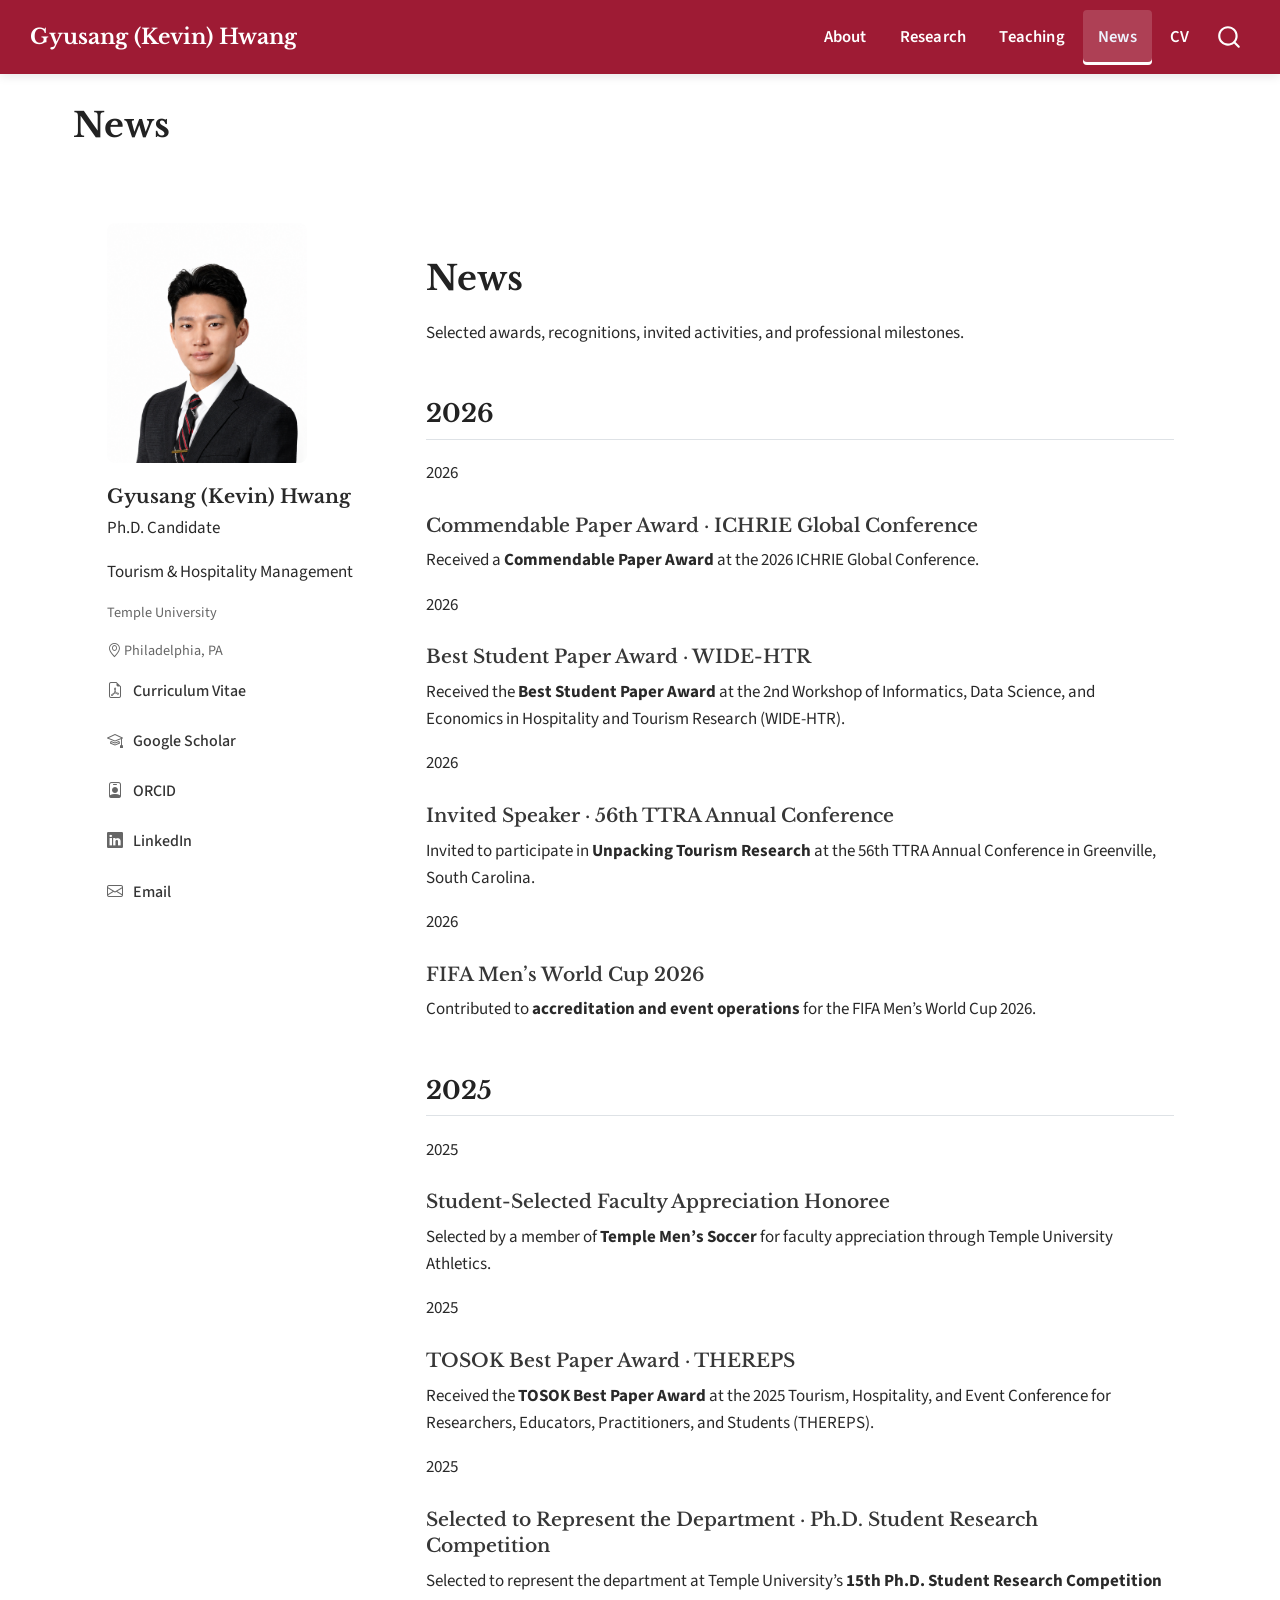
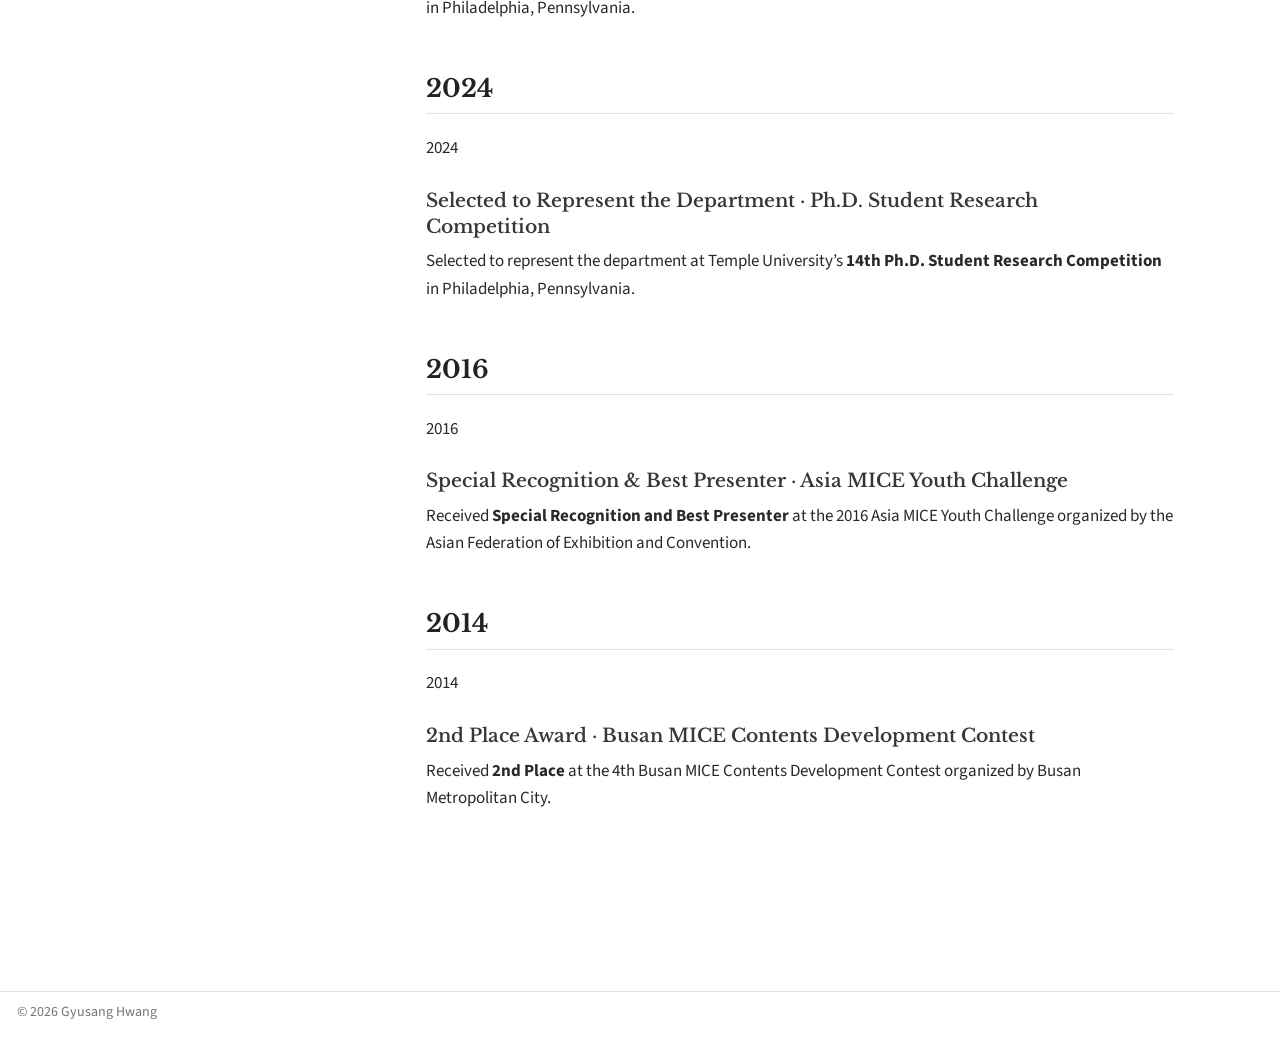
<file: docs/news.html>
<!DOCTYPE html>
<html xmlns="http://www.w3.org/1999/xhtml" lang="en" xml:lang="en"><head>

<meta charset="utf-8">
<meta name="generator" content="quarto-1.10.18">

<meta name="viewport" content="width=device-width, initial-scale=1.0, user-scalable=yes">


<title>News – Gyusang (Kevin) Hwang</title>
<style>
/* Default styles provided by pandoc.
** See https://pandoc.org/MANUAL.html#variables-for-html for config info.
*/
span.smallcaps{font-variant: small-caps;}
div.columns{display: flex; gap: 1.5em;}
div.column{flex: auto;}
@media screen {
div.columns{gap: min(4vw, 1.5em);}
div.column{overflow-x: auto;}
}
div.hanging-indent{margin-left: 1.5em; text-indent: -1.5em;}
ul.task-list{list-style: none;}
ul.task-list li input[type="checkbox"] {
  width: 0.8em;
  margin: 0 0.8em 0.2em -1em; /* quarto-specific, see https://github.com/quarto-dev/quarto-cli/issues/4556 */ 
  vertical-align: middle;
}
</style>


<script src="site_libs/quarto-nav/quarto-nav.js"></script>
<script src="site_libs/clipboard/clipboard.min.js"></script>
<script src="site_libs/quarto-search/autocomplete.umd.js"></script>
<script src="site_libs/quarto-search/fuse.min.js"></script>
<script src="site_libs/quarto-search/quarto-search.js"></script>
<meta name="quarto:offset" content="./">
<script src="site_libs/quarto-html/quarto.js" type="module"></script>
<script src="site_libs/quarto-html/tabsets/tabsets.js" type="module"></script>
<script src="site_libs/quarto-html/popper.min.js"></script>
<script src="site_libs/quarto-html/tippy.umd.min.js"></script>
<script src="site_libs/quarto-html/anchor.min.js"></script>
<link href="site_libs/quarto-html/tippy.css" rel="stylesheet">
<link href="site_libs/quarto-html/quarto-syntax-highlighting-64a204ab8560d761af7679ceaba22944.css" rel="stylesheet" id="quarto-text-highlighting-styles">
<script src="site_libs/bootstrap/bootstrap.min.js"></script>
<link href="site_libs/bootstrap/bootstrap-icons.css" rel="stylesheet">
<link href="site_libs/bootstrap/bootstrap-b8533cf8aafdbfcbae22cb47ddfa94e2.min.css" rel="stylesheet" append-hash="true" id="quarto-bootstrap" data-mode="light">
<script id="quarto-search-options" type="application/json">{
  "location": "navbar",
  "copy-button": false,
  "collapse-after": 3,
  "panel-placement": "end",
  "type": "overlay",
  "limit": 50,
  "keyboard-shortcut": [
    "f",
    "/",
    "s"
  ],
  "show-item-context": false,
  "language": {
    "search-no-results-text": "No results",
    "search-matching-documents-text": "matching documents",
    "search-copy-link-title": "Copy link to search",
    "search-hide-matches-text": "Hide additional matches",
    "search-more-match-text": "more match in this document",
    "search-more-matches-text": "more matches in this document",
    "search-clear-button-title": "Clear",
    "search-text-placeholder": "",
    "search-detached-cancel-button-title": "Cancel",
    "search-submit-button-title": "Submit",
    "search-label": "Search"
  }
}</script>
<script async="" src="https://www.googletagmanager.com/gtag/js?id=G-WBTVX0NZJL"></script>

<script type="text/javascript">

window.dataLayer = window.dataLayer || [];
function gtag(){dataLayer.push(arguments);}
gtag('js', new Date());
gtag('config', 'G-WBTVX0NZJL', { 'anonymize_ip': true});
</script>
<style>html{ scroll-behavior: smooth; }</style>


<link rel="stylesheet" href="styles.css">
</head>

<body class="nav-fixed quarto-light">

<div id="quarto-search-results"></div>
  <header id="quarto-header" class="headroom fixed-top">
    <nav class="navbar navbar-expand-lg " data-bs-theme="dark">
      <div class="navbar-container container-fluid">
      <div class="navbar-brand-container mx-auto">
    <a class="navbar-brand" href="./index.html">
    <span class="navbar-title">Gyusang (Kevin) Hwang</span>
    </a>
  </div>
            <div id="quarto-search" class="" title="Search"></div>
          <button class="navbar-toggler" type="button" data-bs-toggle="collapse" data-bs-target="#navbarCollapse" aria-controls="navbarCollapse" role="menu" aria-expanded="false" aria-label="Toggle navigation" onclick="if (window.quartoToggleHeadroom) { window.quartoToggleHeadroom(); }">
  <span class="navbar-toggler-icon"></span>
</button>
          <div class="collapse navbar-collapse" id="navbarCollapse">
            <ul class="navbar-nav navbar-nav-scroll ms-auto">
  <li class="nav-item">
    <a class="nav-link" href="./index.html"> 
<span class="menu-text">About</span></a>
  </li>  
  <li class="nav-item">
    <a class="nav-link" href="./publications.html"> 
<span class="menu-text">Research</span></a>
  </li>  
  <li class="nav-item">
    <a class="nav-link" href="./teaching.html"> 
<span class="menu-text">Teaching</span></a>
  </li>  
  <li class="nav-item">
    <a class="nav-link active" href="./news.html" aria-current="page"> 
<span class="menu-text">News</span></a>
  </li>  
  <li class="nav-item">
    <a class="nav-link" href="./cv.html"> 
<span class="menu-text">CV</span></a>
  </li>  
</ul>
          </div> <!-- /navcollapse -->
            <div class="quarto-navbar-tools">
</div>
      </div> <!-- /container-fluid -->
    </nav>
</header>
<!-- content -->
<div id="quarto-content" class="quarto-container page-columns page-rows-contents page-layout-full page-navbar">
<!-- sidebar -->
<!-- margin-sidebar -->
    
<!-- main -->
<main class="content column-page" id="quarto-document-content">

<header id="title-block-header" class="quarto-title-block default">
<div class="quarto-title">
<h1 class="title">News</h1>
</div>



<div class="quarto-title-meta column-page">

    
  
    
  </div>
  


</header>


<div class="site-layout">
<div class="profile-column">
<div class="profile-card">
<p><img src="images/profile.png" alt="Gyusang Hwang" class="profile-photo"></p>
<div class="profile-name">
Gyusang (Kevin) Hwang
</div>
<div class="profile-role">
<p>Ph.D.&nbsp;Candidate</p>
</div>
<div class="profile-field">
<p>Tourism &amp; Hospitality Management</p>
</div>
<div class="profile-affiliation">
<p>Temple University</p>
</div>
<div class="profile-location">
<p><i class="bi bi-geo-alt"></i> Philadelphia, PA</p>
</div>
<div class="sidebar-links">
<p><a href="./cv.html"> <i class="bi bi-file-earmark-pdf"></i> <span>Curriculum Vitae</span> </a></p>
<p><a href="https://scholar.google.com/citations?user=I3JPPaQAAAAJ&amp;hl=en" target="_blank" rel="noopener noreferrer"> <i class="bi bi-mortarboard"></i> <span>Google Scholar</span> </a></p>
<p><a href="https://orcid.org/0009-0008-3667-0854" target="_blank" rel="noopener noreferrer"> <i class="bi bi-person-badge"></i> <span>ORCID</span> </a></p>
<p><a href="https://www.linkedin.com/in/kevin-gyusang-hwang/" target="_blank" rel="noopener noreferrer"> <i class="bi bi-linkedin"></i> <span>LinkedIn</span> </a></p>
<p><a href="mailto:gyusang.hwang@temple.edu"> <i class="bi bi-envelope"></i> <span>Email</span> </a></p>
</div>
</div>
</div>
<section id="news" class="level1 main-column">
<h1>News</h1>
<p>Selected awards, recognitions, invited activities, and professional milestones.</p>
<section id="section" class="level2">
<h2 class="anchored" data-anchor-id="section">2026</h2>
<div class="news-item">
<div class="news-date">
2026
</div>
<section id="commendable-paper-award-ichrie-global-conference" class="level3">
<h3 class="anchored" data-anchor-id="commendable-paper-award-ichrie-global-conference">Commendable Paper Award · ICHRIE Global Conference</h3>
<p>Received a <strong>Commendable Paper Award</strong> at the 2026 ICHRIE Global Conference.</p>
</section>
</div>
<div class="news-item">
<div class="news-date">
2026
</div>
<section id="best-student-paper-award-wide-htr" class="level3">
<h3 class="anchored" data-anchor-id="best-student-paper-award-wide-htr">Best Student Paper Award · WIDE-HTR</h3>
<p>Received the <strong>Best Student Paper Award</strong> at the 2nd Workshop of Informatics, Data Science, and Economics in Hospitality and Tourism Research (WIDE-HTR).</p>
</section>
</div>
<div class="news-item">
<div class="news-date">
2026
</div>
<section id="invited-speaker-56th-ttra-annual-conference" class="level3">
<h3 class="anchored" data-anchor-id="invited-speaker-56th-ttra-annual-conference">Invited Speaker · 56th TTRA Annual Conference</h3>
<p>Invited to participate in <strong>Unpacking Tourism Research</strong> at the 56th TTRA Annual Conference in Greenville, South Carolina.</p>
</section>
</div>
<div class="news-item">
<div class="news-date">
2026
</div>
<section id="fifa-mens-world-cup-2026" class="level3">
<h3 class="anchored" data-anchor-id="fifa-mens-world-cup-2026">FIFA Men’s World Cup 2026</h3>
<p>Contributed to <strong>accreditation and event operations</strong> for the FIFA Men’s World Cup 2026.</p>
</section>
</div>
</section>
<section id="section-1" class="level2">
<h2 class="anchored" data-anchor-id="section-1">2025</h2>
<div class="news-item">
<div class="news-date">
2025
</div>
<section id="student-selected-faculty-appreciation-honoree" class="level3">
<h3 class="anchored" data-anchor-id="student-selected-faculty-appreciation-honoree">Student-Selected Faculty Appreciation Honoree</h3>
<p>Selected by a member of <strong>Temple Men’s Soccer</strong> for faculty appreciation through Temple University Athletics.</p>
</section>
</div>
<div class="news-item">
<div class="news-date">
2025
</div>
<section id="tosok-best-paper-award-thereps" class="level3">
<h3 class="anchored" data-anchor-id="tosok-best-paper-award-thereps">TOSOK Best Paper Award · THEREPS</h3>
<p>Received the <strong>TOSOK Best Paper Award</strong> at the 2025 Tourism, Hospitality, and Event Conference for Researchers, Educators, Practitioners, and Students (THEREPS).</p>
</section>
</div>
<div class="news-item">
<div class="news-date">
2025
</div>
<section id="selected-to-represent-the-department-ph.d.-student-research-competition" class="level3">
<h3 class="anchored" data-anchor-id="selected-to-represent-the-department-ph.d.-student-research-competition">Selected to Represent the Department · Ph.D.&nbsp;Student Research Competition</h3>
<p>Selected to represent the department at Temple University’s <strong>15th Ph.D.&nbsp;Student Research Competition</strong> in Philadelphia, Pennsylvania.</p>
</section>
</div>
</section>
<section id="section-2" class="level2">
<h2 class="anchored" data-anchor-id="section-2">2024</h2>
<div class="news-item">
<div class="news-date">
2024
</div>
<section id="selected-to-represent-the-department-ph.d.-student-research-competition-1" class="level3">
<h3 class="anchored" data-anchor-id="selected-to-represent-the-department-ph.d.-student-research-competition-1">Selected to Represent the Department · Ph.D.&nbsp;Student Research Competition</h3>
<p>Selected to represent the department at Temple University’s <strong>14th Ph.D.&nbsp;Student Research Competition</strong> in Philadelphia, Pennsylvania.</p>
</section>
</div>
</section>
<section id="section-3" class="level2">
<h2 class="anchored" data-anchor-id="section-3">2016</h2>
<div class="news-item">
<div class="news-date">
2016
</div>
<section id="special-recognition-best-presenter-asia-mice-youth-challenge" class="level3">
<h3 class="anchored" data-anchor-id="special-recognition-best-presenter-asia-mice-youth-challenge">Special Recognition &amp; Best Presenter · Asia MICE Youth Challenge</h3>
<p>Received <strong>Special Recognition and Best Presenter</strong> at the 2016 Asia MICE Youth Challenge organized by the Asian Federation of Exhibition and Convention.</p>
</section>
</div>
</section>
<section id="section-4" class="level2">
<h2 class="anchored" data-anchor-id="section-4">2014</h2>
<div class="news-item">
<div class="news-date">
2014
</div>
<section id="nd-place-award-busan-mice-contents-development-contest" class="level3">
<h3 class="anchored" data-anchor-id="nd-place-award-busan-mice-contents-development-contest">2nd Place Award · Busan MICE Contents Development Contest</h3>
<p>Received <strong>2nd Place</strong> at the 4th Busan MICE Contents Development Contest organized by Busan Metropolitan City.</p>
</section>
</div>
</section>
</section>
</div>



</main> <!-- /main -->
<script id="quarto-html-after-body" type="application/javascript">
  window.document.addEventListener("DOMContentLoaded", function (event) {
    const icon = "";
    const anchorJS = new window.AnchorJS();
    anchorJS.options = {
      placement: 'right',
      icon: icon
    };
    anchorJS.add('.anchored');
    const isCodeAnnotation = (el) => {
      for (const clz of el.classList) {
        if (clz.startsWith('code-annotation-')) {                     
          return true;
        }
      }
      return false;
    }
    const onCopySuccess = function(e) {
      // button target
      const button = e.trigger;
      // don't keep focus
      button.blur();
      // flash "checked"
      button.classList.add('code-copy-button-checked');
      var currentTitle = button.getAttribute("title");
      button.setAttribute("title", "Copied!");
      let tooltip;
      if (window.bootstrap) {
        button.setAttribute("data-bs-toggle", "tooltip");
        button.setAttribute("data-bs-placement", "left");
        button.setAttribute("data-bs-title", "Copied!");
        tooltip = new bootstrap.Tooltip(button, 
          { trigger: "manual", 
            customClass: "code-copy-button-tooltip",
            offset: [0, -8]});
        tooltip.show();    
      }
      setTimeout(function() {
        if (tooltip) {
          tooltip.hide();
          button.removeAttribute("data-bs-title");
          button.removeAttribute("data-bs-toggle");
          button.removeAttribute("data-bs-placement");
        }
        button.setAttribute("title", currentTitle);
        button.classList.remove('code-copy-button-checked');
      }, 1000);
      // clear code selection
      e.clearSelection();
    }
    const getTextToCopy = function(trigger) {
      const outerScaffold = trigger.parentElement.cloneNode(true);
      const codeEl = outerScaffold.querySelector('code');
      for (const childEl of codeEl.children) {
        if (isCodeAnnotation(childEl)) {
          childEl.remove();
        }
      }
      return codeEl.innerText;
    }
    const clipboard = new window.ClipboardJS('.code-copy-button:not([data-in-quarto-modal])', {
      text: getTextToCopy
    });
    clipboard.on('success', onCopySuccess);
    if (window.document.getElementById('quarto-embedded-source-code-modal')) {
      const clipboardModal = new window.ClipboardJS('.code-copy-button[data-in-quarto-modal]', {
        text: getTextToCopy,
        container: window.document.getElementById('quarto-embedded-source-code-modal')
      });
      clipboardModal.on('success', onCopySuccess);
    }
      var localhostRegex = new RegExp(/^(?:http|https):\/\/localhost\:?[0-9]*\//);
      var mailtoRegex = new RegExp(/^mailto:/);
        var filterRegex = new RegExp("https:\/\/gyusanghwang\.com");
      var isInternal = (href) => {
          return filterRegex.test(href) || localhostRegex.test(href) || mailtoRegex.test(href);
      }
      // Inspect non-navigation links and adorn them if external
     var links = window.document.querySelectorAll('a[href]:not(.nav-link):not(.navbar-brand):not(.toc-action):not(.sidebar-link):not(.sidebar-item-toggle):not(.pagination-link):not(.no-external):not([aria-hidden]):not(.dropdown-item):not(.quarto-navigation-tool):not(.about-link)');
      for (var i=0; i<links.length; i++) {
        const link = links[i];
        if (!isInternal(link.href)) {
          // undo the damage that might have been done by quarto-nav.js in the case of
          // links that we want to consider external
          if (link.dataset.originalHref !== undefined) {
            link.href = link.dataset.originalHref;
          }
            // target, if specified
            link.setAttribute("target", "_blank");
            if (link.getAttribute("rel") === null) {
              link.setAttribute("rel", "noopener");
            }
        }
      }
    function tippyHover(el, contentFn, onTriggerFn, onUntriggerFn) {
      const config = {
        allowHTML: true,
        maxWidth: 500,
        delay: 100,
        arrow: false,
        appendTo: function(el) {
            return el.parentElement;
        },
        interactive: true,
        interactiveBorder: 10,
        theme: 'quarto',
        placement: 'bottom-start',
      };
      if (contentFn) {
        config.content = contentFn;
      }
      if (onTriggerFn) {
        config.onTrigger = onTriggerFn;
      }
      if (onUntriggerFn) {
        config.onUntrigger = onUntriggerFn;
      }
      window.tippy(el, config); 
    }
    const noterefs = window.document.querySelectorAll('a[role="doc-noteref"]');
    for (var i=0; i<noterefs.length; i++) {
      const ref = noterefs[i];
      tippyHover(ref, function() {
        // use id or data attribute instead here
        let href = ref.getAttribute('data-footnote-href') || ref.getAttribute('href');
        try { href = new URL(href).hash; } catch {}
        const id = href.replace(/^#\/?/, "");
        const note = window.document.getElementById(id);
        if (note) {
          return note.innerHTML;
        } else {
          return "";
        }
      });
    }
    const xrefs = window.document.querySelectorAll('a.quarto-xref');
    const processXRef = (id, note) => {
      // Strip column container classes
      const stripColumnClz = (el) => {
        el.classList.remove("page-full", "page-columns");
        if (el.children) {
          for (const child of el.children) {
            stripColumnClz(child);
          }
        }
      }
      stripColumnClz(note)
      if (id === null || id.startsWith('sec-')) {
        // Special case sections, only their first couple elements
        const container = document.createElement("div");
        if (note.children && note.children.length > 2) {
          container.appendChild(note.children[0].cloneNode(true));
          for (let i = 1; i < note.children.length; i++) {
            const child = note.children[i];
            if (child.tagName === "P" && child.innerText === "") {
              continue;
            } else {
              container.appendChild(child.cloneNode(true));
              break;
            }
          }
          if (window.Quarto?.typesetMath) {
            window.Quarto.typesetMath(container);
          }
          return container.innerHTML
        } else {
          if (window.Quarto?.typesetMath) {
            window.Quarto.typesetMath(note);
          }
          return note.innerHTML;
        }
      } else {
        // Remove any anchor links if they are present
        const anchorLink = note.querySelector('a.anchorjs-link');
        if (anchorLink) {
          anchorLink.remove();
        }
        if (window.Quarto?.typesetMath) {
          window.Quarto.typesetMath(note);
        }
        if (note.classList.contains("callout")) {
          return note.outerHTML;
        } else {
          return note.innerHTML;
        }
      }
    }
    for (var i=0; i<xrefs.length; i++) {
      const xref = xrefs[i];
      tippyHover(xref, undefined, function(instance) {
        instance.disable();
        let url = xref.getAttribute('href');
        let hash = undefined; 
        if (url.startsWith('#')) {
          hash = url;
        } else {
          try { hash = new URL(url).hash; } catch {}
        }
        if (hash) {
          const id = hash.replace(/^#\/?/, "");
          const note = window.document.getElementById(id);
          if (note !== null) {
            try {
              const html = processXRef(id, note.cloneNode(true));
              instance.setContent(html);
            } finally {
              instance.enable();
              instance.show();
            }
          } else {
            // See if we can fetch this
            fetch(url.split('#')[0])
            .then(res => res.text())
            .then(html => {
              const parser = new DOMParser();
              const htmlDoc = parser.parseFromString(html, "text/html");
              const note = htmlDoc.getElementById(id);
              if (note !== null) {
                const html = processXRef(id, note);
                instance.setContent(html);
              } 
            }).finally(() => {
              instance.enable();
              instance.show();
            });
          }
        } else {
          // See if we can fetch a full url (with no hash to target)
          // This is a special case and we should probably do some content thinning / targeting
          fetch(url)
          .then(res => res.text())
          .then(html => {
            const parser = new DOMParser();
            const htmlDoc = parser.parseFromString(html, "text/html");
            const note = htmlDoc.querySelector('main.content');
            if (note !== null) {
              // This should only happen for chapter cross references
              // (since there is no id in the URL)
              // remove the first header
              if (note.children.length > 0 && note.children[0].tagName === "HEADER") {
                note.children[0].remove();
              }
              const html = processXRef(null, note);
              instance.setContent(html);
            } 
          }).finally(() => {
            instance.enable();
            instance.show();
          });
        }
      }, function(instance) {
      });
    }
        let selectedAnnoteEl;
        const selectorForAnnotation = ( cell, annotation) => {
          let cellAttr = 'data-code-cell="' + cell + '"';
          let lineAttr = 'data-code-annotation="' +  annotation + '"';
          const selector = 'span[' + cellAttr + '][' + lineAttr + ']';
          return selector;
        }
        const selectCodeLines = (annoteEl) => {
          const doc = window.document;
          const targetCell = annoteEl.getAttribute("data-target-cell");
          const targetAnnotation = annoteEl.getAttribute("data-target-annotation");
          const annoteSpan = window.document.querySelector(selectorForAnnotation(targetCell, targetAnnotation));
          const lines = annoteSpan.getAttribute("data-code-lines").split(",");
          const lineIds = lines.map((line) => {
            return targetCell + "-" + line;
          })
          let top = null;
          let height = null;
          let parent = null;
          if (lineIds.length > 0) {
              //compute the position of the single el (top and bottom and make a div)
              const el = window.document.getElementById(lineIds[0]);
              top = el.offsetTop;
              height = el.offsetHeight;
              parent = el.parentElement.parentElement;
            if (lineIds.length > 1) {
              const lastEl = window.document.getElementById(lineIds[lineIds.length - 1]);
              const bottom = lastEl.offsetTop + lastEl.offsetHeight;
              height = bottom - top;
            }
            if (top !== null && height !== null && parent !== null) {
              // cook up a div (if necessary) and position it 
              let div = window.document.getElementById("code-annotation-line-highlight");
              if (div === null) {
                div = window.document.createElement("div");
                div.setAttribute("id", "code-annotation-line-highlight");
                div.style.position = 'absolute';
                parent.appendChild(div);
              }
              div.style.top = top - 2 + "px";
              div.style.height = height + 4 + "px";
              div.style.left = 0;
              let gutterDiv = window.document.getElementById("code-annotation-line-highlight-gutter");
              if (gutterDiv === null) {
                gutterDiv = window.document.createElement("div");
                gutterDiv.setAttribute("id", "code-annotation-line-highlight-gutter");
                gutterDiv.style.position = 'absolute';
                const codeCell = window.document.getElementById(targetCell);
                const gutter = codeCell.querySelector('.code-annotation-gutter');
                gutter.appendChild(gutterDiv);
              }
              gutterDiv.style.top = top - 2 + "px";
              gutterDiv.style.height = height + 4 + "px";
            }
            selectedAnnoteEl = annoteEl;
          }
        };
        const unselectCodeLines = () => {
          const elementsIds = ["code-annotation-line-highlight", "code-annotation-line-highlight-gutter"];
          elementsIds.forEach((elId) => {
            const div = window.document.getElementById(elId);
            if (div) {
              div.remove();
            }
          });
          selectedAnnoteEl = undefined;
        };
          // Handle positioning of the toggle
      window.addEventListener(
        "resize",
        throttle(() => {
          elRect = undefined;
          if (selectedAnnoteEl) {
            selectCodeLines(selectedAnnoteEl);
          }
        }, 10)
      );
      function throttle(fn, ms) {
      let throttle = false;
      let timer;
        return (...args) => {
          if(!throttle) { // first call gets through
              fn.apply(this, args);
              throttle = true;
          } else { // all the others get throttled
              if(timer) clearTimeout(timer); // cancel #2
              timer = setTimeout(() => {
                fn.apply(this, args);
                timer = throttle = false;
              }, ms);
          }
        };
      }
        // Attach click handler to the DT
        const annoteDls = window.document.querySelectorAll('dt[data-target-cell]');
        for (const annoteDlNode of annoteDls) {
          annoteDlNode.addEventListener('click', (event) => {
            const clickedEl = event.target;
            if (clickedEl !== selectedAnnoteEl) {
              unselectCodeLines();
              const activeEl = window.document.querySelector('dt[data-target-cell].code-annotation-active');
              if (activeEl) {
                activeEl.classList.remove('code-annotation-active');
              }
              selectCodeLines(clickedEl);
              clickedEl.classList.add('code-annotation-active');
            } else {
              // Unselect the line
              unselectCodeLines();
              clickedEl.classList.remove('code-annotation-active');
            }
          });
        }
    const findCites = (el) => {
      const parentEl = el.parentElement;
      if (parentEl) {
        const cites = parentEl.dataset.cites;
        if (cites) {
          return {
            el,
            cites: cites.split(' ')
          };
        } else {
          return findCites(el.parentElement)
        }
      } else {
        return undefined;
      }
    };
    var bibliorefs = window.document.querySelectorAll('a[role="doc-biblioref"]');
    for (var i=0; i<bibliorefs.length; i++) {
      const ref = bibliorefs[i];
      const citeInfo = findCites(ref);
      if (citeInfo) {
        tippyHover(citeInfo.el, function() {
          var popup = window.document.createElement('div');
          citeInfo.cites.forEach(function(cite) {
            var citeDiv = window.document.createElement('div');
            citeDiv.classList.add('hanging-indent');
            citeDiv.classList.add('csl-entry');
            var biblioDiv = window.document.getElementById('ref-' + cite);
            if (biblioDiv) {
              citeDiv.innerHTML = biblioDiv.innerHTML;
            }
            popup.appendChild(citeDiv);
          });
          return popup.innerHTML;
        });
      }
    }
  });
  </script>
</div> <!-- /content -->
<footer class="footer">
  <div class="nav-footer">
    <div class="nav-footer-left">
<p>© 2026 Gyusang Hwang</p>
</div>   
    <div class="nav-footer-center">
      &nbsp;
    </div>
    <div class="nav-footer-right">
      &nbsp;
    </div>
  </div>
</footer>




<script src="site_libs/quarto-html/zenscroll-min.js"></script>
</body></html>
</file>
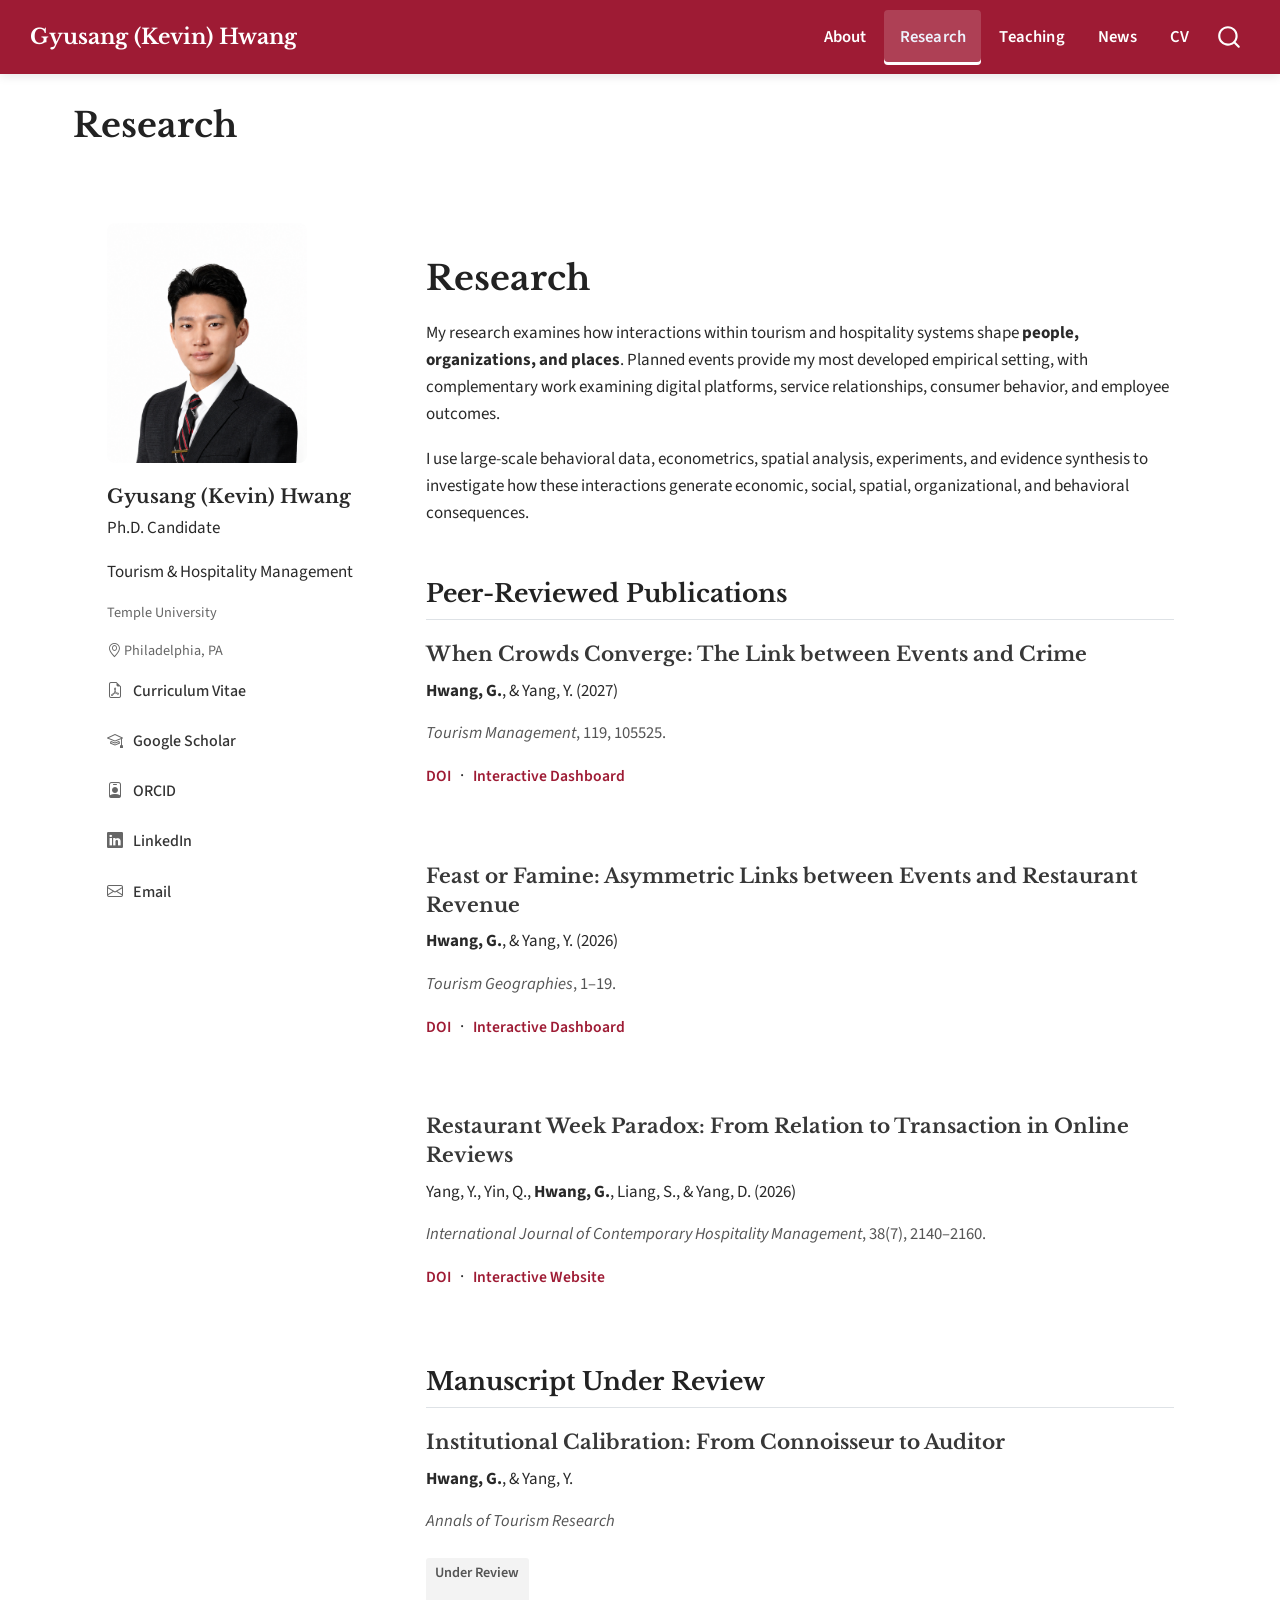
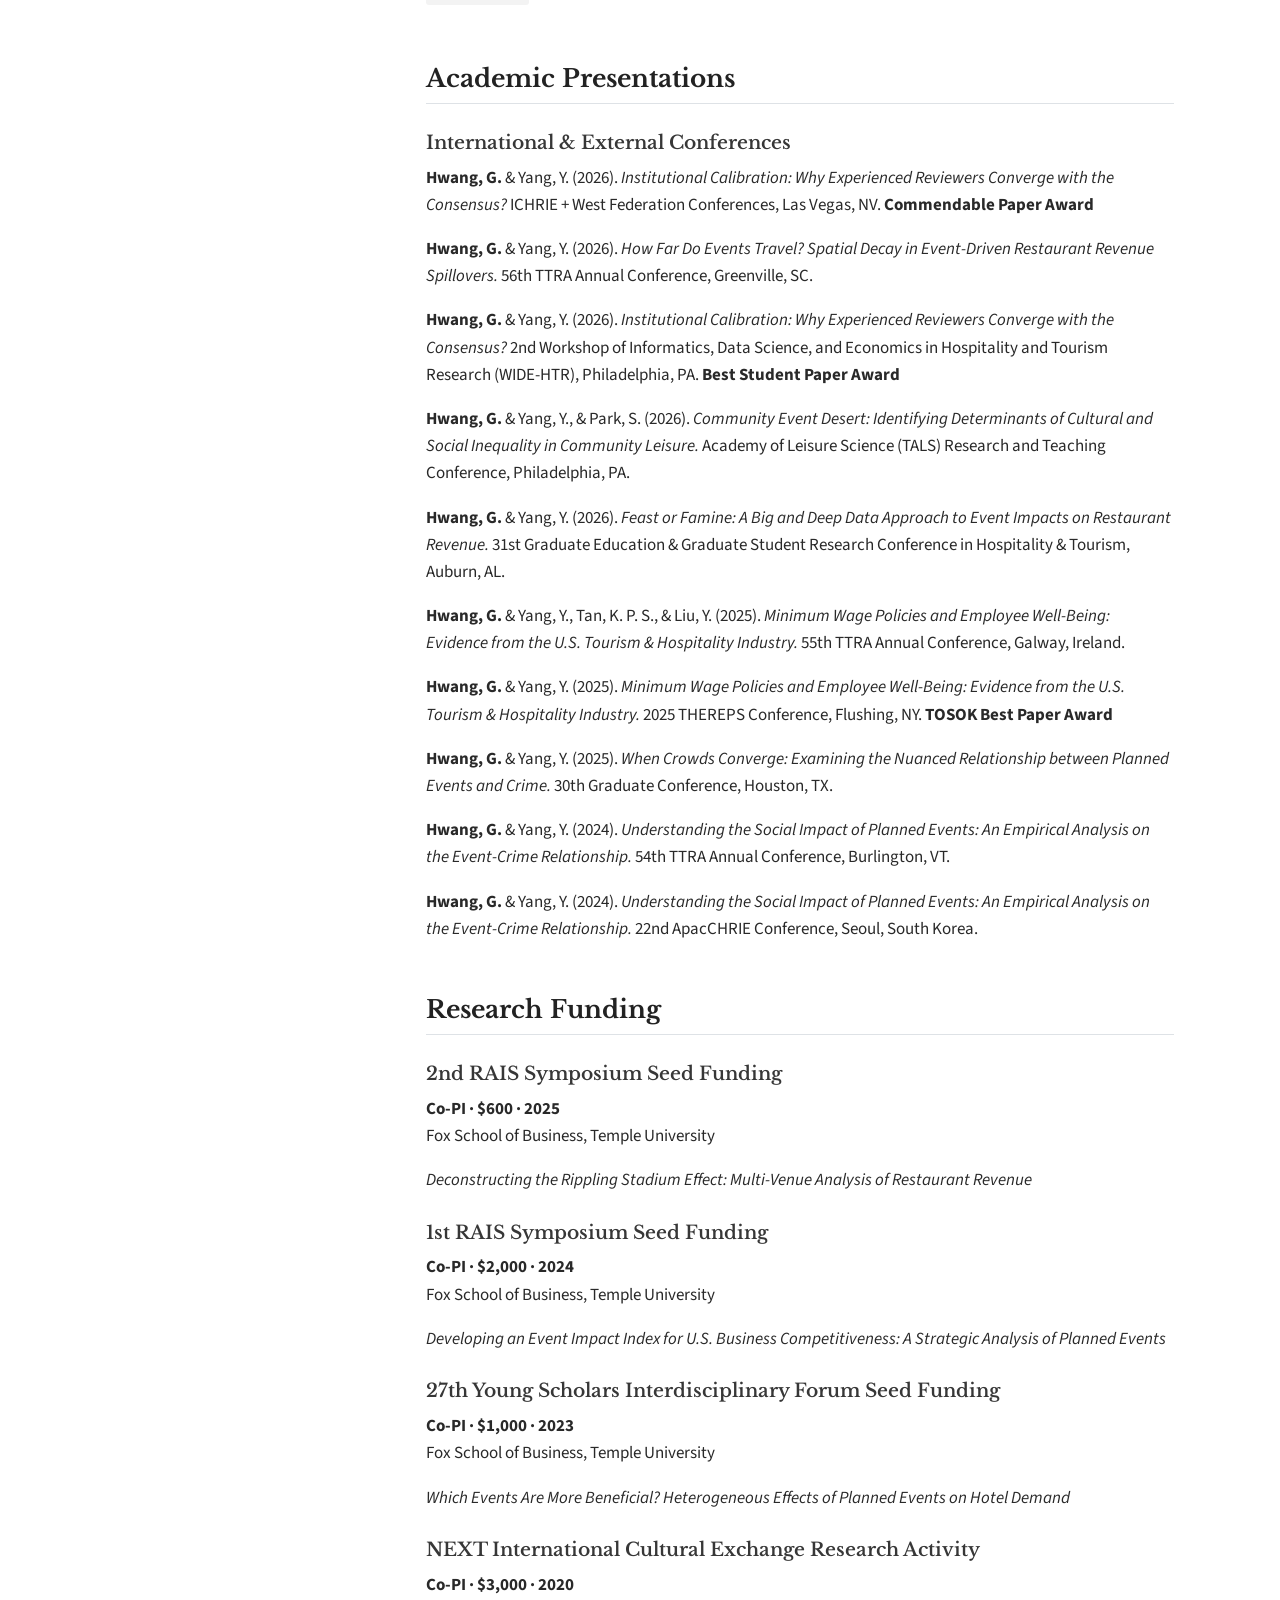
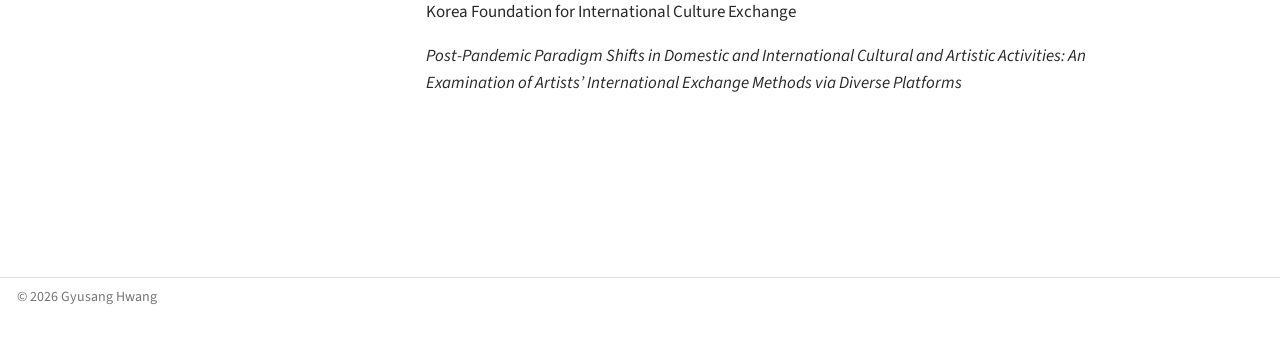
<file: docs/publications.html>
<!DOCTYPE html>
<html xmlns="http://www.w3.org/1999/xhtml" lang="en" xml:lang="en"><head>

<meta charset="utf-8">
<meta name="generator" content="quarto-1.10.18">

<meta name="viewport" content="width=device-width, initial-scale=1.0, user-scalable=yes">


<title>Research – Gyusang (Kevin) Hwang</title>
<style>
/* Default styles provided by pandoc.
** See https://pandoc.org/MANUAL.html#variables-for-html for config info.
*/
span.smallcaps{font-variant: small-caps;}
div.columns{display: flex; gap: 1.5em;}
div.column{flex: auto;}
@media screen {
div.columns{gap: min(4vw, 1.5em);}
div.column{overflow-x: auto;}
}
div.hanging-indent{margin-left: 1.5em; text-indent: -1.5em;}
ul.task-list{list-style: none;}
ul.task-list li input[type="checkbox"] {
  width: 0.8em;
  margin: 0 0.8em 0.2em -1em; /* quarto-specific, see https://github.com/quarto-dev/quarto-cli/issues/4556 */ 
  vertical-align: middle;
}
</style>


<script src="site_libs/quarto-nav/quarto-nav.js"></script>
<script src="site_libs/clipboard/clipboard.min.js"></script>
<script src="site_libs/quarto-search/autocomplete.umd.js"></script>
<script src="site_libs/quarto-search/fuse.min.js"></script>
<script src="site_libs/quarto-search/quarto-search.js"></script>
<meta name="quarto:offset" content="./">
<script src="site_libs/quarto-html/quarto.js" type="module"></script>
<script src="site_libs/quarto-html/tabsets/tabsets.js" type="module"></script>
<script src="site_libs/quarto-html/popper.min.js"></script>
<script src="site_libs/quarto-html/tippy.umd.min.js"></script>
<script src="site_libs/quarto-html/anchor.min.js"></script>
<link href="site_libs/quarto-html/tippy.css" rel="stylesheet">
<link href="site_libs/quarto-html/quarto-syntax-highlighting-64a204ab8560d761af7679ceaba22944.css" rel="stylesheet" id="quarto-text-highlighting-styles">
<script src="site_libs/bootstrap/bootstrap.min.js"></script>
<link href="site_libs/bootstrap/bootstrap-icons.css" rel="stylesheet">
<link href="site_libs/bootstrap/bootstrap-b8533cf8aafdbfcbae22cb47ddfa94e2.min.css" rel="stylesheet" append-hash="true" id="quarto-bootstrap" data-mode="light">
<script id="quarto-search-options" type="application/json">{
  "location": "navbar",
  "copy-button": false,
  "collapse-after": 3,
  "panel-placement": "end",
  "type": "overlay",
  "limit": 50,
  "keyboard-shortcut": [
    "f",
    "/",
    "s"
  ],
  "show-item-context": false,
  "language": {
    "search-no-results-text": "No results",
    "search-matching-documents-text": "matching documents",
    "search-copy-link-title": "Copy link to search",
    "search-hide-matches-text": "Hide additional matches",
    "search-more-match-text": "more match in this document",
    "search-more-matches-text": "more matches in this document",
    "search-clear-button-title": "Clear",
    "search-text-placeholder": "",
    "search-detached-cancel-button-title": "Cancel",
    "search-submit-button-title": "Submit",
    "search-label": "Search"
  }
}</script>
<script async="" src="https://www.googletagmanager.com/gtag/js?id=G-WBTVX0NZJL"></script>

<script type="text/javascript">

window.dataLayer = window.dataLayer || [];
function gtag(){dataLayer.push(arguments);}
gtag('js', new Date());
gtag('config', 'G-WBTVX0NZJL', { 'anonymize_ip': true});
</script>
<style>html{ scroll-behavior: smooth; }</style>


<link rel="stylesheet" href="styles.css">
</head>

<body class="nav-fixed quarto-light">

<div id="quarto-search-results"></div>
  <header id="quarto-header" class="headroom fixed-top">
    <nav class="navbar navbar-expand-lg " data-bs-theme="dark">
      <div class="navbar-container container-fluid">
      <div class="navbar-brand-container mx-auto">
    <a class="navbar-brand" href="./index.html">
    <span class="navbar-title">Gyusang (Kevin) Hwang</span>
    </a>
  </div>
            <div id="quarto-search" class="" title="Search"></div>
          <button class="navbar-toggler" type="button" data-bs-toggle="collapse" data-bs-target="#navbarCollapse" aria-controls="navbarCollapse" role="menu" aria-expanded="false" aria-label="Toggle navigation" onclick="if (window.quartoToggleHeadroom) { window.quartoToggleHeadroom(); }">
  <span class="navbar-toggler-icon"></span>
</button>
          <div class="collapse navbar-collapse" id="navbarCollapse">
            <ul class="navbar-nav navbar-nav-scroll ms-auto">
  <li class="nav-item">
    <a class="nav-link" href="./index.html"> 
<span class="menu-text">About</span></a>
  </li>  
  <li class="nav-item">
    <a class="nav-link active" href="./publications.html" aria-current="page"> 
<span class="menu-text">Research</span></a>
  </li>  
  <li class="nav-item">
    <a class="nav-link" href="./teaching.html"> 
<span class="menu-text">Teaching</span></a>
  </li>  
  <li class="nav-item">
    <a class="nav-link" href="./news.html"> 
<span class="menu-text">News</span></a>
  </li>  
  <li class="nav-item">
    <a class="nav-link" href="./cv.html"> 
<span class="menu-text">CV</span></a>
  </li>  
</ul>
          </div> <!-- /navcollapse -->
            <div class="quarto-navbar-tools">
</div>
      </div> <!-- /container-fluid -->
    </nav>
</header>
<!-- content -->
<div id="quarto-content" class="quarto-container page-columns page-rows-contents page-layout-full page-navbar">
<!-- sidebar -->
<!-- margin-sidebar -->
    
<!-- main -->
<main class="content column-page" id="quarto-document-content">

<header id="title-block-header" class="quarto-title-block default">
<div class="quarto-title">
<h1 class="title">Research</h1>
</div>



<div class="quarto-title-meta column-page">

    
  
    
  </div>
  


</header>


<div class="site-layout">
<div class="profile-column">
<div class="profile-card">
<p><img src="images/profile.png" alt="Gyusang Hwang" class="profile-photo"></p>
<div class="profile-name">
Gyusang (Kevin) Hwang
</div>
<div class="profile-role">
<p>Ph.D.&nbsp;Candidate</p>
</div>
<div class="profile-field">
<p>Tourism &amp; Hospitality Management</p>
</div>
<div class="profile-affiliation">
<p>Temple University</p>
</div>
<div class="profile-location">
<p><i class="bi bi-geo-alt"></i> Philadelphia, PA</p>
</div>
<div class="sidebar-links">
<p><a href="./cv.html"> <i class="bi bi-file-earmark-pdf"></i> <span>Curriculum Vitae</span> </a></p>
<p><a href="https://scholar.google.com/citations?user=I3JPPaQAAAAJ&amp;hl=en" target="_blank" rel="noopener noreferrer"> <i class="bi bi-mortarboard"></i> <span>Google Scholar</span> </a></p>
<p><a href="https://orcid.org/0009-0008-3667-0854" target="_blank" rel="noopener noreferrer"> <i class="bi bi-person-badge"></i> <span>ORCID</span> </a></p>
<p><a href="https://www.linkedin.com/in/kevin-gyusang-hwang/" target="_blank" rel="noopener noreferrer"> <i class="bi bi-linkedin"></i> <span>LinkedIn</span> </a></p>
<p><a href="mailto:gyusang.hwang@temple.edu"> <i class="bi bi-envelope"></i> <span>Email</span> </a></p>
</div>
</div>
</div>
<section id="research" class="level1 main-column">
<h1>Research</h1>
<p>My research examines how interactions within tourism and hospitality systems shape <strong>people, organizations, and places</strong>. Planned events provide my most developed empirical setting, with complementary work examining digital platforms, service relationships, consumer behavior, and employee outcomes.</p>
<p>I use large-scale behavioral data, econometrics, spatial analysis, experiments, and evidence synthesis to investigate how these interactions generate economic, social, spatial, organizational, and behavioral consequences.</p>
<section id="peer-reviewed-publications" class="level2">
<h2 class="anchored" data-anchor-id="peer-reviewed-publications">Peer-Reviewed Publications</h2>
<section id="when-crowds-converge-the-link-between-events-and-crime" class="level3 publication-entry">
<h3 class="anchored" data-anchor-id="when-crowds-converge-the-link-between-events-and-crime">When Crowds Converge: The Link between Events and Crime</h3>
<div class="publication-authors">
<p><strong>Hwang, G.</strong>, &amp; Yang, Y. (2027)</p>
</div>
<div class="publication-journal">
<p><em>Tourism Management</em>, 119, 105525.</p>
</div>
<div class="publication-links">
<p><a href="https://doi.org/10.1016/j.tourman.2026.105525" target="_blank"> DOI </a> &nbsp;&nbsp;·&nbsp;&nbsp; <a href="interactive/Dashboard_Event-Crime.html" target="_blank"> Interactive Dashboard </a></p>
</div>
</section>
<section id="feast-or-famine-asymmetric-links-between-events-and-restaurant-revenue" class="level3 publication-entry">
<h3 class="anchored" data-anchor-id="feast-or-famine-asymmetric-links-between-events-and-restaurant-revenue">Feast or Famine: Asymmetric Links between Events and Restaurant Revenue</h3>
<div class="publication-authors">
<p><strong>Hwang, G.</strong>, &amp; Yang, Y. (2026)</p>
</div>
<div class="publication-journal">
<p><em>Tourism Geographies</em>, 1–19.</p>
</div>
<div class="publication-links">
<p><a href="https://doi.org/10.1080/14616688.2026.2733832" target="_blank"> DOI </a> &nbsp;&nbsp;·&nbsp;&nbsp; <a href="interactive/Dashboard_Event-Restaurant.html" target="_blank"> Interactive Dashboard </a></p>
</div>
</section>
<section id="restaurant-week-paradox-from-relation-to-transaction-in-online-reviews" class="level3 publication-entry">
<h3 class="anchored" data-anchor-id="restaurant-week-paradox-from-relation-to-transaction-in-online-reviews">Restaurant Week Paradox: From Relation to Transaction in Online Reviews</h3>
<div class="publication-authors">
<p>Yang, Y., Yin, Q., <strong>Hwang, G.</strong>, Liang, S., &amp; Yang, D. (2026)</p>
</div>
<div class="publication-journal">
<p><em>International Journal of Contemporary Hospitality Management</em>, 38(7), 2140–2160.</p>
</div>
<div class="publication-links">
<p><a href="https://doi.org/10.1108/IJCHM-07-2025-1124" target="_blank"> DOI </a> &nbsp;&nbsp;·&nbsp;&nbsp; <a href="https://uflyy.github.io/restaurant-week/" target="_blank"> Interactive Website </a></p>
</div>
</section>
</section>
<section id="manuscript-under-review" class="level2">
<h2 class="anchored" data-anchor-id="manuscript-under-review">Manuscript Under Review</h2>
<section id="institutional-calibration-from-connoisseur-to-auditor" class="level3 publication-entry">
<h3 class="anchored" data-anchor-id="institutional-calibration-from-connoisseur-to-auditor">Institutional Calibration: From Connoisseur to Auditor</h3>
<div class="publication-authors">
<p><strong>Hwang, G.</strong>, &amp; Yang, Y.</p>
</div>
<div class="publication-journal">
<p><em>Annals of Tourism Research</em></p>
</div>
<div class="publication-status">
<p>Under Review</p>
</div>
</section>
</section>
<section id="academic-presentations" class="level2">
<h2 class="anchored" data-anchor-id="academic-presentations">Academic Presentations</h2>
<section id="international-external-conferences" class="level3">
<h3 class="anchored" data-anchor-id="international-external-conferences">International &amp; External Conferences</h3>
<p><strong>Hwang, G.</strong> &amp; Yang, Y. (2026). <em>Institutional Calibration: Why Experienced Reviewers Converge with the Consensus?</em> ICHRIE + West Federation Conferences, Las Vegas, NV. <strong>Commendable Paper Award</strong></p>
<p><strong>Hwang, G.</strong> &amp; Yang, Y. (2026). <em>How Far Do Events Travel? Spatial Decay in Event-Driven Restaurant Revenue Spillovers.</em> 56th TTRA Annual Conference, Greenville, SC.</p>
<p><strong>Hwang, G.</strong> &amp; Yang, Y. (2026). <em>Institutional Calibration: Why Experienced Reviewers Converge with the Consensus?</em> 2nd Workshop of Informatics, Data Science, and Economics in Hospitality and Tourism Research (WIDE-HTR), Philadelphia, PA. <strong>Best Student Paper Award</strong></p>
<p><strong>Hwang, G.</strong> &amp; Yang, Y., &amp; Park, S. (2026). <em>Community Event Desert: Identifying Determinants of Cultural and Social Inequality in Community Leisure.</em> Academy of Leisure Science (TALS) Research and Teaching Conference, Philadelphia, PA.</p>
<p><strong>Hwang, G.</strong> &amp; Yang, Y. (2026). <em>Feast or Famine: A Big and Deep Data Approach to Event Impacts on Restaurant Revenue.</em> 31st Graduate Education &amp; Graduate Student Research Conference in Hospitality &amp; Tourism, Auburn, AL.</p>
<p><strong>Hwang, G.</strong> &amp; Yang, Y., Tan, K. P. S., &amp; Liu, Y. (2025). <em>Minimum Wage Policies and Employee Well-Being: Evidence from the U.S. Tourism &amp; Hospitality Industry.</em> 55th TTRA Annual Conference, Galway, Ireland.</p>
<p><strong>Hwang, G.</strong> &amp; Yang, Y. (2025). <em>Minimum Wage Policies and Employee Well-Being: Evidence from the U.S. Tourism &amp; Hospitality Industry.</em> 2025 THEREPS Conference, Flushing, NY. <strong>TOSOK Best Paper Award</strong></p>
<p><strong>Hwang, G.</strong> &amp; Yang, Y. (2025). <em>When Crowds Converge: Examining the Nuanced Relationship between Planned Events and Crime.</em> 30th Graduate Conference, Houston, TX.</p>
<p><strong>Hwang, G.</strong> &amp; Yang, Y. (2024). <em>Understanding the Social Impact of Planned Events: An Empirical Analysis on the Event-Crime Relationship.</em> 54th TTRA Annual Conference, Burlington, VT.</p>
<p><strong>Hwang, G.</strong> &amp; Yang, Y. (2024). <em>Understanding the Social Impact of Planned Events: An Empirical Analysis on the Event-Crime Relationship.</em> 22nd ApacCHRIE Conference, Seoul, South Korea.</p>
</section>
</section>
<section id="research-funding" class="level2">
<h2 class="anchored" data-anchor-id="research-funding">Research Funding</h2>
<section id="nd-rais-symposium-seed-funding" class="level3 funding-entry">
<h3 class="anchored" data-anchor-id="nd-rais-symposium-seed-funding">2nd RAIS Symposium Seed Funding</h3>
<p><strong>Co-PI · $600 · 2025</strong><br>
Fox School of Business, Temple University</p>
<p><em>Deconstructing the Rippling Stadium Effect: Multi-Venue Analysis of Restaurant Revenue</em></p>
</section>
<section id="st-rais-symposium-seed-funding" class="level3 funding-entry">
<h3 class="anchored" data-anchor-id="st-rais-symposium-seed-funding">1st RAIS Symposium Seed Funding</h3>
<p><strong>Co-PI · $2,000 · 2024</strong><br>
Fox School of Business, Temple University</p>
<p><em>Developing an Event Impact Index for U.S. Business Competitiveness: A Strategic Analysis of Planned Events</em></p>
</section>
<section id="th-young-scholars-interdisciplinary-forum-seed-funding" class="level3 funding-entry">
<h3 class="anchored" data-anchor-id="th-young-scholars-interdisciplinary-forum-seed-funding">27th Young Scholars Interdisciplinary Forum Seed Funding</h3>
<p><strong>Co-PI · $1,000 · 2023</strong><br>
Fox School of Business, Temple University</p>
<p><em>Which Events Are More Beneficial? Heterogeneous Effects of Planned Events on Hotel Demand</em></p>
</section>
<section id="next-international-cultural-exchange-research-activity" class="level3 funding-entry">
<h3 class="anchored" data-anchor-id="next-international-cultural-exchange-research-activity">NEXT International Cultural Exchange Research Activity</h3>
<p><strong>Co-PI · $3,000 · 2020</strong><br>
Korea Foundation for International Culture Exchange</p>
<p><em>Post-Pandemic Paradigm Shifts in Domestic and International Cultural and Artistic Activities: An Examination of Artists’ International Exchange Methods via Diverse Platforms</em></p>
</section>
</section>
</section>
</div>



</main> <!-- /main -->
<script id="quarto-html-after-body" type="application/javascript">
  window.document.addEventListener("DOMContentLoaded", function (event) {
    const icon = "";
    const anchorJS = new window.AnchorJS();
    anchorJS.options = {
      placement: 'right',
      icon: icon
    };
    anchorJS.add('.anchored');
    const isCodeAnnotation = (el) => {
      for (const clz of el.classList) {
        if (clz.startsWith('code-annotation-')) {                     
          return true;
        }
      }
      return false;
    }
    const onCopySuccess = function(e) {
      // button target
      const button = e.trigger;
      // don't keep focus
      button.blur();
      // flash "checked"
      button.classList.add('code-copy-button-checked');
      var currentTitle = button.getAttribute("title");
      button.setAttribute("title", "Copied!");
      let tooltip;
      if (window.bootstrap) {
        button.setAttribute("data-bs-toggle", "tooltip");
        button.setAttribute("data-bs-placement", "left");
        button.setAttribute("data-bs-title", "Copied!");
        tooltip = new bootstrap.Tooltip(button, 
          { trigger: "manual", 
            customClass: "code-copy-button-tooltip",
            offset: [0, -8]});
        tooltip.show();    
      }
      setTimeout(function() {
        if (tooltip) {
          tooltip.hide();
          button.removeAttribute("data-bs-title");
          button.removeAttribute("data-bs-toggle");
          button.removeAttribute("data-bs-placement");
        }
        button.setAttribute("title", currentTitle);
        button.classList.remove('code-copy-button-checked');
      }, 1000);
      // clear code selection
      e.clearSelection();
    }
    const getTextToCopy = function(trigger) {
      const outerScaffold = trigger.parentElement.cloneNode(true);
      const codeEl = outerScaffold.querySelector('code');
      for (const childEl of codeEl.children) {
        if (isCodeAnnotation(childEl)) {
          childEl.remove();
        }
      }
      return codeEl.innerText;
    }
    const clipboard = new window.ClipboardJS('.code-copy-button:not([data-in-quarto-modal])', {
      text: getTextToCopy
    });
    clipboard.on('success', onCopySuccess);
    if (window.document.getElementById('quarto-embedded-source-code-modal')) {
      const clipboardModal = new window.ClipboardJS('.code-copy-button[data-in-quarto-modal]', {
        text: getTextToCopy,
        container: window.document.getElementById('quarto-embedded-source-code-modal')
      });
      clipboardModal.on('success', onCopySuccess);
    }
      var localhostRegex = new RegExp(/^(?:http|https):\/\/localhost\:?[0-9]*\//);
      var mailtoRegex = new RegExp(/^mailto:/);
        var filterRegex = new RegExp("https:\/\/gyusanghwang\.com");
      var isInternal = (href) => {
          return filterRegex.test(href) || localhostRegex.test(href) || mailtoRegex.test(href);
      }
      // Inspect non-navigation links and adorn them if external
     var links = window.document.querySelectorAll('a[href]:not(.nav-link):not(.navbar-brand):not(.toc-action):not(.sidebar-link):not(.sidebar-item-toggle):not(.pagination-link):not(.no-external):not([aria-hidden]):not(.dropdown-item):not(.quarto-navigation-tool):not(.about-link)');
      for (var i=0; i<links.length; i++) {
        const link = links[i];
        if (!isInternal(link.href)) {
          // undo the damage that might have been done by quarto-nav.js in the case of
          // links that we want to consider external
          if (link.dataset.originalHref !== undefined) {
            link.href = link.dataset.originalHref;
          }
            // target, if specified
            link.setAttribute("target", "_blank");
            if (link.getAttribute("rel") === null) {
              link.setAttribute("rel", "noopener");
            }
        }
      }
    function tippyHover(el, contentFn, onTriggerFn, onUntriggerFn) {
      const config = {
        allowHTML: true,
        maxWidth: 500,
        delay: 100,
        arrow: false,
        appendTo: function(el) {
            return el.parentElement;
        },
        interactive: true,
        interactiveBorder: 10,
        theme: 'quarto',
        placement: 'bottom-start',
      };
      if (contentFn) {
        config.content = contentFn;
      }
      if (onTriggerFn) {
        config.onTrigger = onTriggerFn;
      }
      if (onUntriggerFn) {
        config.onUntrigger = onUntriggerFn;
      }
      window.tippy(el, config); 
    }
    const noterefs = window.document.querySelectorAll('a[role="doc-noteref"]');
    for (var i=0; i<noterefs.length; i++) {
      const ref = noterefs[i];
      tippyHover(ref, function() {
        // use id or data attribute instead here
        let href = ref.getAttribute('data-footnote-href') || ref.getAttribute('href');
        try { href = new URL(href).hash; } catch {}
        const id = href.replace(/^#\/?/, "");
        const note = window.document.getElementById(id);
        if (note) {
          return note.innerHTML;
        } else {
          return "";
        }
      });
    }
    const xrefs = window.document.querySelectorAll('a.quarto-xref');
    const processXRef = (id, note) => {
      // Strip column container classes
      const stripColumnClz = (el) => {
        el.classList.remove("page-full", "page-columns");
        if (el.children) {
          for (const child of el.children) {
            stripColumnClz(child);
          }
        }
      }
      stripColumnClz(note)
      if (id === null || id.startsWith('sec-')) {
        // Special case sections, only their first couple elements
        const container = document.createElement("div");
        if (note.children && note.children.length > 2) {
          container.appendChild(note.children[0].cloneNode(true));
          for (let i = 1; i < note.children.length; i++) {
            const child = note.children[i];
            if (child.tagName === "P" && child.innerText === "") {
              continue;
            } else {
              container.appendChild(child.cloneNode(true));
              break;
            }
          }
          if (window.Quarto?.typesetMath) {
            window.Quarto.typesetMath(container);
          }
          return container.innerHTML
        } else {
          if (window.Quarto?.typesetMath) {
            window.Quarto.typesetMath(note);
          }
          return note.innerHTML;
        }
      } else {
        // Remove any anchor links if they are present
        const anchorLink = note.querySelector('a.anchorjs-link');
        if (anchorLink) {
          anchorLink.remove();
        }
        if (window.Quarto?.typesetMath) {
          window.Quarto.typesetMath(note);
        }
        if (note.classList.contains("callout")) {
          return note.outerHTML;
        } else {
          return note.innerHTML;
        }
      }
    }
    for (var i=0; i<xrefs.length; i++) {
      const xref = xrefs[i];
      tippyHover(xref, undefined, function(instance) {
        instance.disable();
        let url = xref.getAttribute('href');
        let hash = undefined; 
        if (url.startsWith('#')) {
          hash = url;
        } else {
          try { hash = new URL(url).hash; } catch {}
        }
        if (hash) {
          const id = hash.replace(/^#\/?/, "");
          const note = window.document.getElementById(id);
          if (note !== null) {
            try {
              const html = processXRef(id, note.cloneNode(true));
              instance.setContent(html);
            } finally {
              instance.enable();
              instance.show();
            }
          } else {
            // See if we can fetch this
            fetch(url.split('#')[0])
            .then(res => res.text())
            .then(html => {
              const parser = new DOMParser();
              const htmlDoc = parser.parseFromString(html, "text/html");
              const note = htmlDoc.getElementById(id);
              if (note !== null) {
                const html = processXRef(id, note);
                instance.setContent(html);
              } 
            }).finally(() => {
              instance.enable();
              instance.show();
            });
          }
        } else {
          // See if we can fetch a full url (with no hash to target)
          // This is a special case and we should probably do some content thinning / targeting
          fetch(url)
          .then(res => res.text())
          .then(html => {
            const parser = new DOMParser();
            const htmlDoc = parser.parseFromString(html, "text/html");
            const note = htmlDoc.querySelector('main.content');
            if (note !== null) {
              // This should only happen for chapter cross references
              // (since there is no id in the URL)
              // remove the first header
              if (note.children.length > 0 && note.children[0].tagName === "HEADER") {
                note.children[0].remove();
              }
              const html = processXRef(null, note);
              instance.setContent(html);
            } 
          }).finally(() => {
            instance.enable();
            instance.show();
          });
        }
      }, function(instance) {
      });
    }
        let selectedAnnoteEl;
        const selectorForAnnotation = ( cell, annotation) => {
          let cellAttr = 'data-code-cell="' + cell + '"';
          let lineAttr = 'data-code-annotation="' +  annotation + '"';
          const selector = 'span[' + cellAttr + '][' + lineAttr + ']';
          return selector;
        }
        const selectCodeLines = (annoteEl) => {
          const doc = window.document;
          const targetCell = annoteEl.getAttribute("data-target-cell");
          const targetAnnotation = annoteEl.getAttribute("data-target-annotation");
          const annoteSpan = window.document.querySelector(selectorForAnnotation(targetCell, targetAnnotation));
          const lines = annoteSpan.getAttribute("data-code-lines").split(",");
          const lineIds = lines.map((line) => {
            return targetCell + "-" + line;
          })
          let top = null;
          let height = null;
          let parent = null;
          if (lineIds.length > 0) {
              //compute the position of the single el (top and bottom and make a div)
              const el = window.document.getElementById(lineIds[0]);
              top = el.offsetTop;
              height = el.offsetHeight;
              parent = el.parentElement.parentElement;
            if (lineIds.length > 1) {
              const lastEl = window.document.getElementById(lineIds[lineIds.length - 1]);
              const bottom = lastEl.offsetTop + lastEl.offsetHeight;
              height = bottom - top;
            }
            if (top !== null && height !== null && parent !== null) {
              // cook up a div (if necessary) and position it 
              let div = window.document.getElementById("code-annotation-line-highlight");
              if (div === null) {
                div = window.document.createElement("div");
                div.setAttribute("id", "code-annotation-line-highlight");
                div.style.position = 'absolute';
                parent.appendChild(div);
              }
              div.style.top = top - 2 + "px";
              div.style.height = height + 4 + "px";
              div.style.left = 0;
              let gutterDiv = window.document.getElementById("code-annotation-line-highlight-gutter");
              if (gutterDiv === null) {
                gutterDiv = window.document.createElement("div");
                gutterDiv.setAttribute("id", "code-annotation-line-highlight-gutter");
                gutterDiv.style.position = 'absolute';
                const codeCell = window.document.getElementById(targetCell);
                const gutter = codeCell.querySelector('.code-annotation-gutter');
                gutter.appendChild(gutterDiv);
              }
              gutterDiv.style.top = top - 2 + "px";
              gutterDiv.style.height = height + 4 + "px";
            }
            selectedAnnoteEl = annoteEl;
          }
        };
        const unselectCodeLines = () => {
          const elementsIds = ["code-annotation-line-highlight", "code-annotation-line-highlight-gutter"];
          elementsIds.forEach((elId) => {
            const div = window.document.getElementById(elId);
            if (div) {
              div.remove();
            }
          });
          selectedAnnoteEl = undefined;
        };
          // Handle positioning of the toggle
      window.addEventListener(
        "resize",
        throttle(() => {
          elRect = undefined;
          if (selectedAnnoteEl) {
            selectCodeLines(selectedAnnoteEl);
          }
        }, 10)
      );
      function throttle(fn, ms) {
      let throttle = false;
      let timer;
        return (...args) => {
          if(!throttle) { // first call gets through
              fn.apply(this, args);
              throttle = true;
          } else { // all the others get throttled
              if(timer) clearTimeout(timer); // cancel #2
              timer = setTimeout(() => {
                fn.apply(this, args);
                timer = throttle = false;
              }, ms);
          }
        };
      }
        // Attach click handler to the DT
        const annoteDls = window.document.querySelectorAll('dt[data-target-cell]');
        for (const annoteDlNode of annoteDls) {
          annoteDlNode.addEventListener('click', (event) => {
            const clickedEl = event.target;
            if (clickedEl !== selectedAnnoteEl) {
              unselectCodeLines();
              const activeEl = window.document.querySelector('dt[data-target-cell].code-annotation-active');
              if (activeEl) {
                activeEl.classList.remove('code-annotation-active');
              }
              selectCodeLines(clickedEl);
              clickedEl.classList.add('code-annotation-active');
            } else {
              // Unselect the line
              unselectCodeLines();
              clickedEl.classList.remove('code-annotation-active');
            }
          });
        }
    const findCites = (el) => {
      const parentEl = el.parentElement;
      if (parentEl) {
        const cites = parentEl.dataset.cites;
        if (cites) {
          return {
            el,
            cites: cites.split(' ')
          };
        } else {
          return findCites(el.parentElement)
        }
      } else {
        return undefined;
      }
    };
    var bibliorefs = window.document.querySelectorAll('a[role="doc-biblioref"]');
    for (var i=0; i<bibliorefs.length; i++) {
      const ref = bibliorefs[i];
      const citeInfo = findCites(ref);
      if (citeInfo) {
        tippyHover(citeInfo.el, function() {
          var popup = window.document.createElement('div');
          citeInfo.cites.forEach(function(cite) {
            var citeDiv = window.document.createElement('div');
            citeDiv.classList.add('hanging-indent');
            citeDiv.classList.add('csl-entry');
            var biblioDiv = window.document.getElementById('ref-' + cite);
            if (biblioDiv) {
              citeDiv.innerHTML = biblioDiv.innerHTML;
            }
            popup.appendChild(citeDiv);
          });
          return popup.innerHTML;
        });
      }
    }
  });
  </script>
</div> <!-- /content -->
<footer class="footer">
  <div class="nav-footer">
    <div class="nav-footer-left">
<p>© 2026 Gyusang Hwang</p>
</div>   
    <div class="nav-footer-center">
      &nbsp;
    </div>
    <div class="nav-footer-right">
      &nbsp;
    </div>
  </div>
</footer>




<script src="site_libs/quarto-html/zenscroll-min.js"></script>
</body></html>
</file>
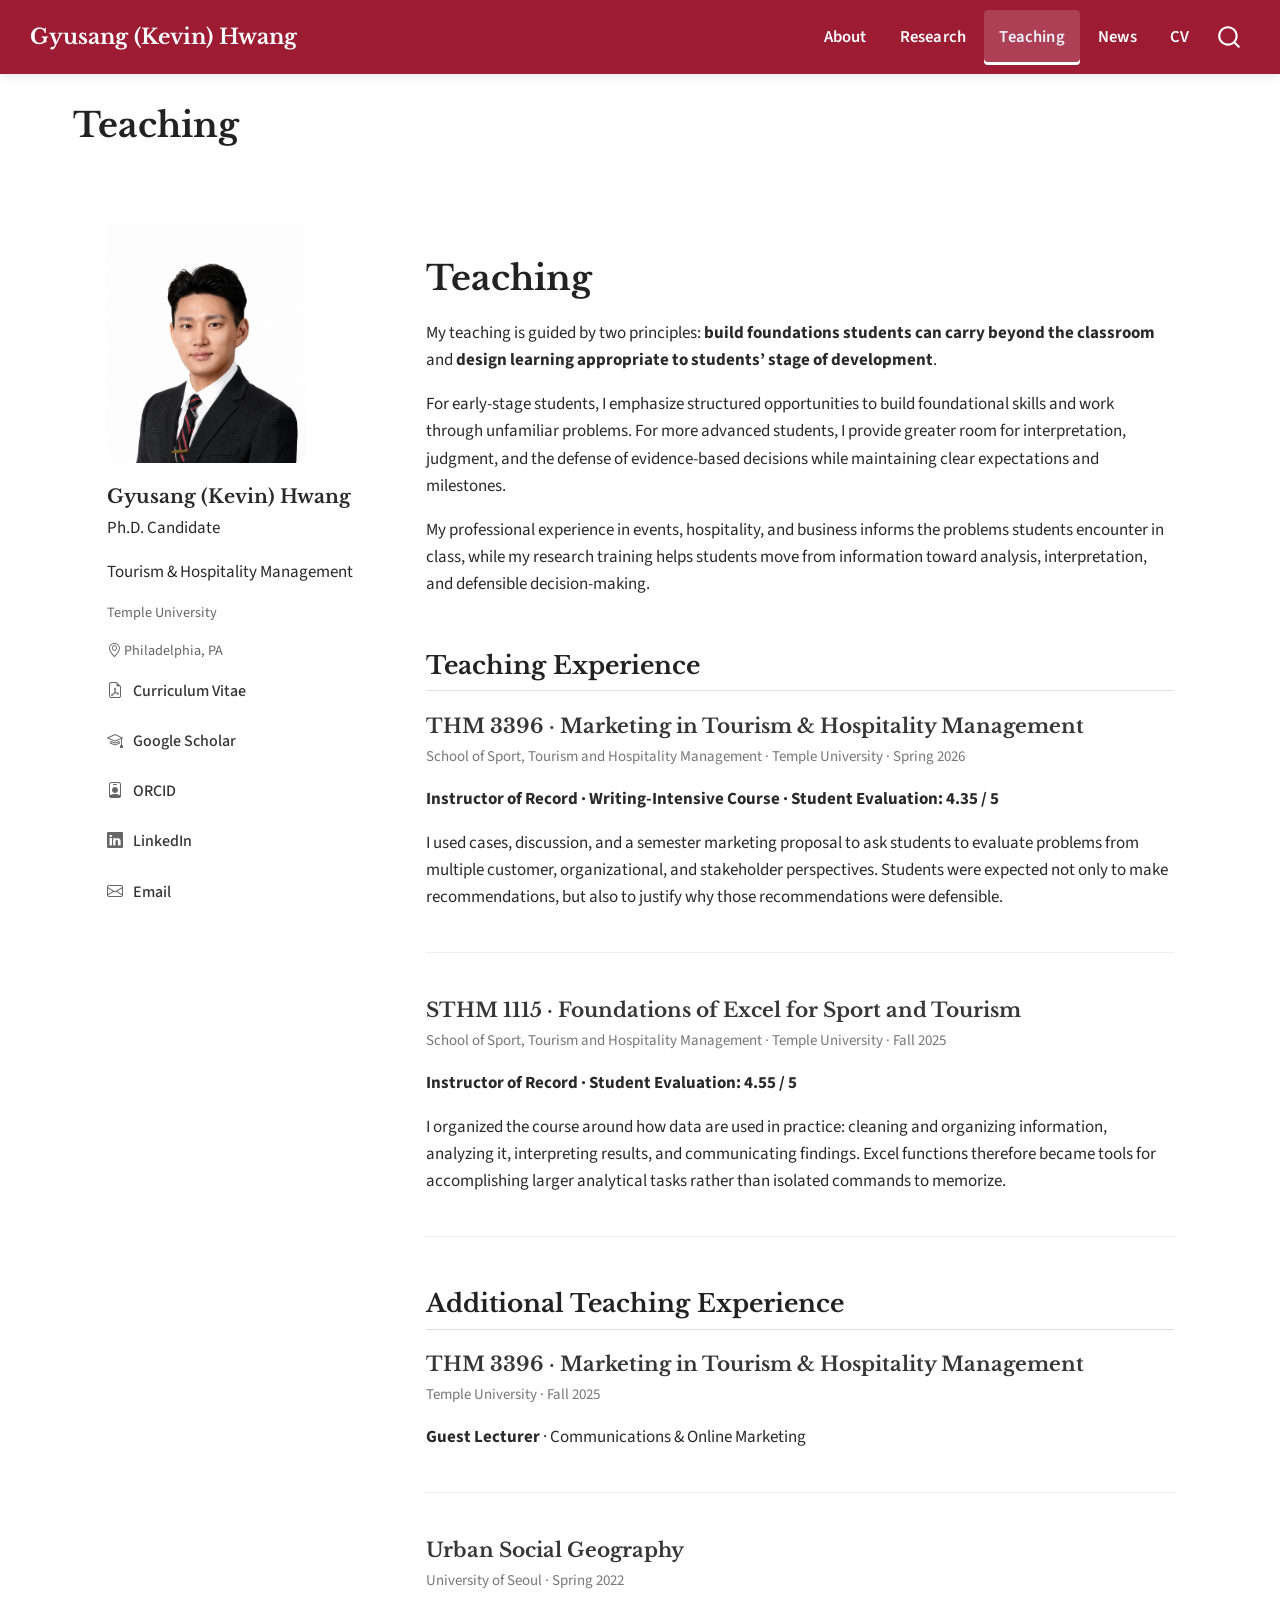
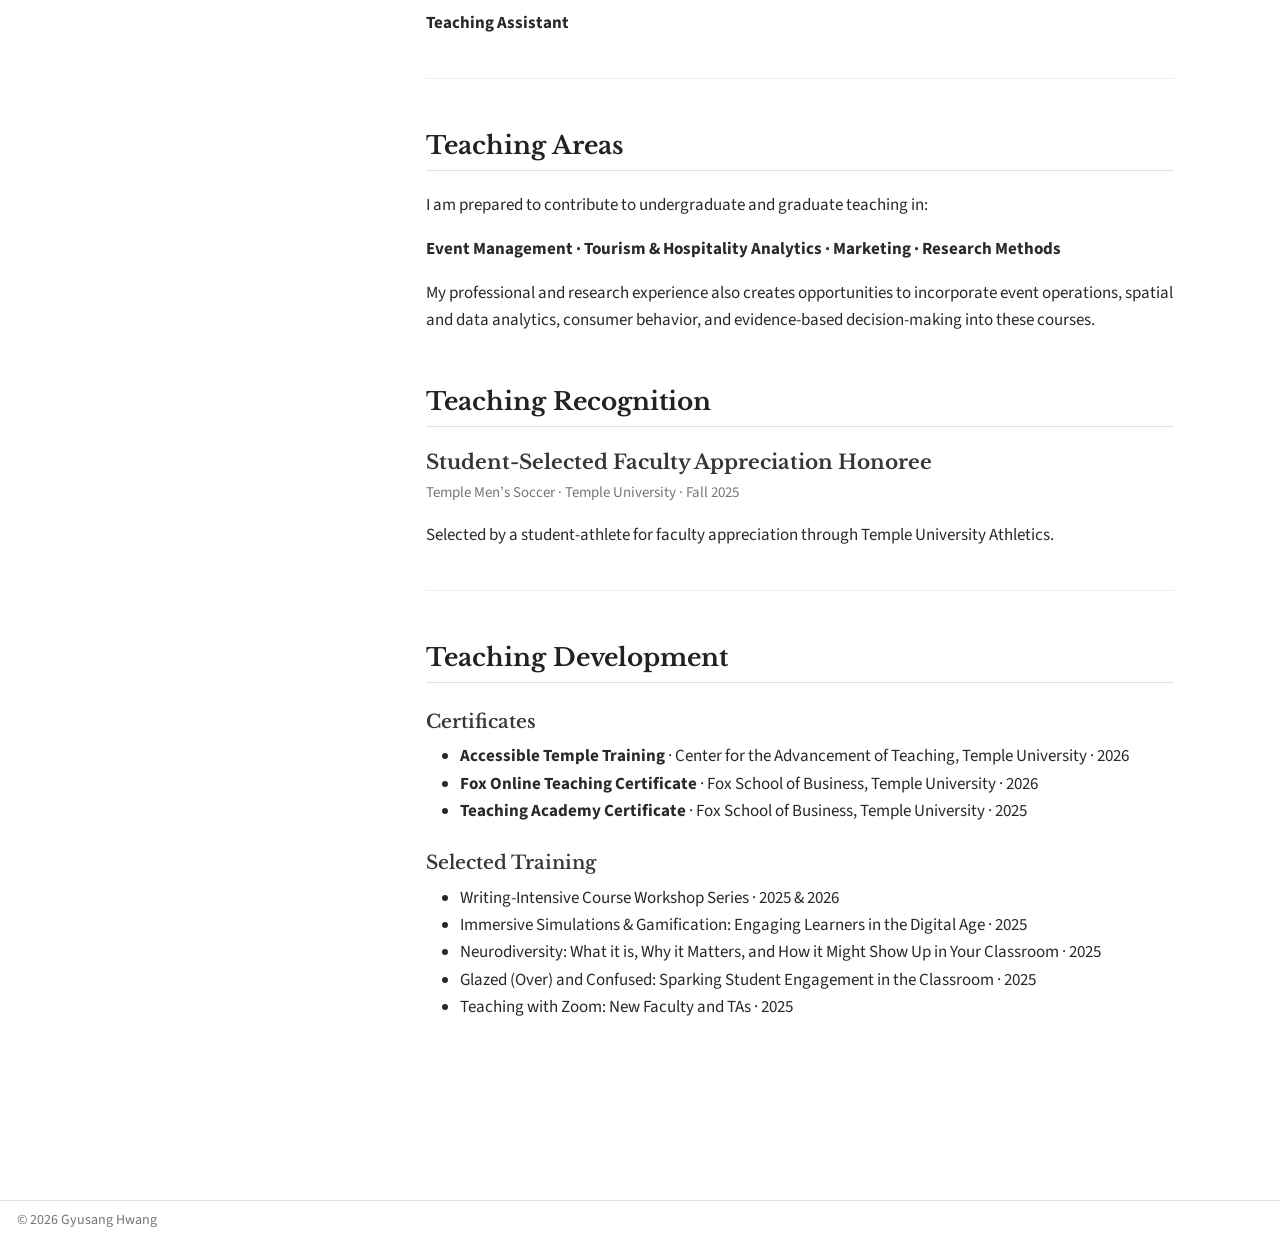
<file: docs/teaching.html>
<!DOCTYPE html>
<html xmlns="http://www.w3.org/1999/xhtml" lang="en" xml:lang="en"><head>

<meta charset="utf-8">
<meta name="generator" content="quarto-1.10.18">

<meta name="viewport" content="width=device-width, initial-scale=1.0, user-scalable=yes">


<title>Teaching – Gyusang (Kevin) Hwang</title>
<style>
/* Default styles provided by pandoc.
** See https://pandoc.org/MANUAL.html#variables-for-html for config info.
*/
span.smallcaps{font-variant: small-caps;}
div.columns{display: flex; gap: 1.5em;}
div.column{flex: auto;}
@media screen {
div.columns{gap: min(4vw, 1.5em);}
div.column{overflow-x: auto;}
}
div.hanging-indent{margin-left: 1.5em; text-indent: -1.5em;}
ul.task-list{list-style: none;}
ul.task-list li input[type="checkbox"] {
  width: 0.8em;
  margin: 0 0.8em 0.2em -1em; /* quarto-specific, see https://github.com/quarto-dev/quarto-cli/issues/4556 */ 
  vertical-align: middle;
}
</style>


<script src="site_libs/quarto-nav/quarto-nav.js"></script>
<script src="site_libs/clipboard/clipboard.min.js"></script>
<script src="site_libs/quarto-search/autocomplete.umd.js"></script>
<script src="site_libs/quarto-search/fuse.min.js"></script>
<script src="site_libs/quarto-search/quarto-search.js"></script>
<meta name="quarto:offset" content="./">
<script src="site_libs/quarto-html/quarto.js" type="module"></script>
<script src="site_libs/quarto-html/tabsets/tabsets.js" type="module"></script>
<script src="site_libs/quarto-html/popper.min.js"></script>
<script src="site_libs/quarto-html/tippy.umd.min.js"></script>
<script src="site_libs/quarto-html/anchor.min.js"></script>
<link href="site_libs/quarto-html/tippy.css" rel="stylesheet">
<link href="site_libs/quarto-html/quarto-syntax-highlighting-64a204ab8560d761af7679ceaba22944.css" rel="stylesheet" id="quarto-text-highlighting-styles">
<script src="site_libs/bootstrap/bootstrap.min.js"></script>
<link href="site_libs/bootstrap/bootstrap-icons.css" rel="stylesheet">
<link href="site_libs/bootstrap/bootstrap-b8533cf8aafdbfcbae22cb47ddfa94e2.min.css" rel="stylesheet" append-hash="true" id="quarto-bootstrap" data-mode="light">
<script id="quarto-search-options" type="application/json">{
  "location": "navbar",
  "copy-button": false,
  "collapse-after": 3,
  "panel-placement": "end",
  "type": "overlay",
  "limit": 50,
  "keyboard-shortcut": [
    "f",
    "/",
    "s"
  ],
  "show-item-context": false,
  "language": {
    "search-no-results-text": "No results",
    "search-matching-documents-text": "matching documents",
    "search-copy-link-title": "Copy link to search",
    "search-hide-matches-text": "Hide additional matches",
    "search-more-match-text": "more match in this document",
    "search-more-matches-text": "more matches in this document",
    "search-clear-button-title": "Clear",
    "search-text-placeholder": "",
    "search-detached-cancel-button-title": "Cancel",
    "search-submit-button-title": "Submit",
    "search-label": "Search"
  }
}</script>
<script async="" src="https://www.googletagmanager.com/gtag/js?id=G-WBTVX0NZJL"></script>

<script type="text/javascript">

window.dataLayer = window.dataLayer || [];
function gtag(){dataLayer.push(arguments);}
gtag('js', new Date());
gtag('config', 'G-WBTVX0NZJL', { 'anonymize_ip': true});
</script>
<style>html{ scroll-behavior: smooth; }</style>


<link rel="stylesheet" href="styles.css">
</head>

<body class="nav-fixed quarto-light">

<div id="quarto-search-results"></div>
  <header id="quarto-header" class="headroom fixed-top">
    <nav class="navbar navbar-expand-lg " data-bs-theme="dark">
      <div class="navbar-container container-fluid">
      <div class="navbar-brand-container mx-auto">
    <a class="navbar-brand" href="./index.html">
    <span class="navbar-title">Gyusang (Kevin) Hwang</span>
    </a>
  </div>
            <div id="quarto-search" class="" title="Search"></div>
          <button class="navbar-toggler" type="button" data-bs-toggle="collapse" data-bs-target="#navbarCollapse" aria-controls="navbarCollapse" role="menu" aria-expanded="false" aria-label="Toggle navigation" onclick="if (window.quartoToggleHeadroom) { window.quartoToggleHeadroom(); }">
  <span class="navbar-toggler-icon"></span>
</button>
          <div class="collapse navbar-collapse" id="navbarCollapse">
            <ul class="navbar-nav navbar-nav-scroll ms-auto">
  <li class="nav-item">
    <a class="nav-link" href="./index.html"> 
<span class="menu-text">About</span></a>
  </li>  
  <li class="nav-item">
    <a class="nav-link" href="./publications.html"> 
<span class="menu-text">Research</span></a>
  </li>  
  <li class="nav-item">
    <a class="nav-link active" href="./teaching.html" aria-current="page"> 
<span class="menu-text">Teaching</span></a>
  </li>  
  <li class="nav-item">
    <a class="nav-link" href="./news.html"> 
<span class="menu-text">News</span></a>
  </li>  
  <li class="nav-item">
    <a class="nav-link" href="./cv.html"> 
<span class="menu-text">CV</span></a>
  </li>  
</ul>
          </div> <!-- /navcollapse -->
            <div class="quarto-navbar-tools">
</div>
      </div> <!-- /container-fluid -->
    </nav>
</header>
<!-- content -->
<div id="quarto-content" class="quarto-container page-columns page-rows-contents page-layout-full page-navbar">
<!-- sidebar -->
<!-- margin-sidebar -->
    
<!-- main -->
<main class="content column-page" id="quarto-document-content">

<header id="title-block-header" class="quarto-title-block default">
<div class="quarto-title">
<h1 class="title">Teaching</h1>
</div>



<div class="quarto-title-meta column-page">

    
  
    
  </div>
  


</header>


<div class="site-layout">
<div class="profile-column">
<div class="profile-card">
<p><img src="images/profile.png" alt="Gyusang Hwang" class="profile-photo"></p>
<div class="profile-name">
Gyusang (Kevin) Hwang
</div>
<div class="profile-role">
<p>Ph.D.&nbsp;Candidate</p>
</div>
<div class="profile-field">
<p>Tourism &amp; Hospitality Management</p>
</div>
<div class="profile-affiliation">
<p>Temple University</p>
</div>
<div class="profile-location">
<p><i class="bi bi-geo-alt"></i> Philadelphia, PA</p>
</div>
<div class="sidebar-links">
<p><a href="./cv.html"> <i class="bi bi-file-earmark-pdf"></i> <span>Curriculum Vitae</span> </a></p>
<p><a href="https://scholar.google.com/citations?user=I3JPPaQAAAAJ&amp;hl=en" target="_blank" rel="noopener noreferrer"> <i class="bi bi-mortarboard"></i> <span>Google Scholar</span> </a></p>
<p><a href="https://orcid.org/0009-0008-3667-0854" target="_blank" rel="noopener noreferrer"> <i class="bi bi-person-badge"></i> <span>ORCID</span> </a></p>
<p><a href="https://www.linkedin.com/in/kevin-gyusang-hwang/" target="_blank" rel="noopener noreferrer"> <i class="bi bi-linkedin"></i> <span>LinkedIn</span> </a></p>
<p><a href="mailto:gyusang.hwang@temple.edu"> <i class="bi bi-envelope"></i> <span>Email</span> </a></p>
</div>
</div>
</div>
<section id="teaching" class="level1 main-column">
<h1>Teaching</h1>
<p>My teaching is guided by two principles: <strong>build foundations students can carry beyond the classroom</strong> and <strong>design learning appropriate to students’ stage of development</strong>.</p>
<p>For early-stage students, I emphasize structured opportunities to build foundational skills and work through unfamiliar problems. For more advanced students, I provide greater room for interpretation, judgment, and the defense of evidence-based decisions while maintaining clear expectations and milestones.</p>
<p>My professional experience in events, hospitality, and business informs the problems students encounter in class, while my research training helps students move from information toward analysis, interpretation, and defensible decision-making.</p>
<section id="teaching-experience" class="level2">
<h2 class="anchored" data-anchor-id="teaching-experience">Teaching Experience</h2>
<section id="thm-3396-marketing-in-tourism-hospitality-management" class="level3 teaching-entry">
<h3 class="anchored" data-anchor-id="thm-3396-marketing-in-tourism-hospitality-management">THM 3396 · Marketing in Tourism &amp; Hospitality Management</h3>
<div class="teaching-meta">
<p>School of Sport, Tourism and Hospitality Management · Temple University · Spring 2026</p>
</div>
<p><strong>Instructor of Record · Writing-Intensive Course · Student Evaluation: 4.35 / 5</strong></p>
<p>I used cases, discussion, and a semester marketing proposal to ask students to evaluate problems from multiple customer, organizational, and stakeholder perspectives. Students were expected not only to make recommendations, but also to justify why those recommendations were defensible.</p>
</section>
<section id="sthm-1115-foundations-of-excel-for-sport-and-tourism" class="level3 teaching-entry">
<h3 class="anchored" data-anchor-id="sthm-1115-foundations-of-excel-for-sport-and-tourism">STHM 1115 · Foundations of Excel for Sport and Tourism</h3>
<div class="teaching-meta">
<p>School of Sport, Tourism and Hospitality Management · Temple University · Fall 2025</p>
</div>
<p><strong>Instructor of Record · Student Evaluation: 4.55 / 5</strong></p>
<p>I organized the course around how data are used in practice: cleaning and organizing information, analyzing it, interpreting results, and communicating findings. Excel functions therefore became tools for accomplishing larger analytical tasks rather than isolated commands to memorize.</p>
</section>
</section>
<section id="additional-teaching-experience" class="level2">
<h2 class="anchored" data-anchor-id="additional-teaching-experience">Additional Teaching Experience</h2>
<section id="thm-3396-marketing-in-tourism-hospitality-management-1" class="level3 teaching-entry">
<h3 class="anchored" data-anchor-id="thm-3396-marketing-in-tourism-hospitality-management-1">THM 3396 · Marketing in Tourism &amp; Hospitality Management</h3>
<div class="teaching-meta">
<p>Temple University · Fall 2025</p>
</div>
<p><strong>Guest Lecturer</strong> · Communications &amp; Online Marketing</p>
</section>
<section id="urban-social-geography" class="level3 teaching-entry">
<h3 class="anchored" data-anchor-id="urban-social-geography">Urban Social Geography</h3>
<div class="teaching-meta">
<p>University of Seoul · Spring 2022</p>
</div>
<p><strong>Teaching Assistant</strong></p>
</section>
</section>
<section id="teaching-areas" class="level2">
<h2 class="anchored" data-anchor-id="teaching-areas">Teaching Areas</h2>
<p>I am prepared to contribute to undergraduate and graduate teaching in:</p>
<p><strong>Event Management · Tourism &amp; Hospitality Analytics · Marketing · Research Methods</strong></p>
<p>My professional and research experience also creates opportunities to incorporate event operations, spatial and data analytics, consumer behavior, and evidence-based decision-making into these courses.</p>
</section>
<section id="teaching-recognition" class="level2">
<h2 class="anchored" data-anchor-id="teaching-recognition">Teaching Recognition</h2>
<section id="student-selected-faculty-appreciation-honoree" class="level3 teaching-entry">
<h3 class="anchored" data-anchor-id="student-selected-faculty-appreciation-honoree">Student-Selected Faculty Appreciation Honoree</h3>
<div class="teaching-meta">
<p>Temple Men’s Soccer · Temple University · Fall 2025</p>
</div>
<p>Selected by a student-athlete for faculty appreciation through Temple University Athletics.</p>
</section>
</section>
<section id="teaching-development" class="level2">
<h2 class="anchored" data-anchor-id="teaching-development">Teaching Development</h2>
<section id="certificates" class="level3">
<h3 class="anchored" data-anchor-id="certificates">Certificates</h3>
<ul>
<li><strong>Accessible Temple Training</strong> · Center for the Advancement of Teaching, Temple University · 2026</li>
<li><strong>Fox Online Teaching Certificate</strong> · Fox School of Business, Temple University · 2026</li>
<li><strong>Teaching Academy Certificate</strong> · Fox School of Business, Temple University · 2025</li>
</ul>
</section>
<section id="selected-training" class="level3">
<h3 class="anchored" data-anchor-id="selected-training">Selected Training</h3>
<ul>
<li>Writing-Intensive Course Workshop Series · 2025 &amp; 2026</li>
<li>Immersive Simulations &amp; Gamification: Engaging Learners in the Digital Age · 2025</li>
<li>Neurodiversity: What it is, Why it Matters, and How it Might Show Up in Your Classroom · 2025</li>
<li>Glazed (Over) and Confused: Sparking Student Engagement in the Classroom · 2025</li>
<li>Teaching with Zoom: New Faculty and TAs · 2025</li>
</ul>
</section>
</section>
</section>
</div>



</main> <!-- /main -->
<script id="quarto-html-after-body" type="application/javascript">
  window.document.addEventListener("DOMContentLoaded", function (event) {
    const icon = "";
    const anchorJS = new window.AnchorJS();
    anchorJS.options = {
      placement: 'right',
      icon: icon
    };
    anchorJS.add('.anchored');
    const isCodeAnnotation = (el) => {
      for (const clz of el.classList) {
        if (clz.startsWith('code-annotation-')) {                     
          return true;
        }
      }
      return false;
    }
    const onCopySuccess = function(e) {
      // button target
      const button = e.trigger;
      // don't keep focus
      button.blur();
      // flash "checked"
      button.classList.add('code-copy-button-checked');
      var currentTitle = button.getAttribute("title");
      button.setAttribute("title", "Copied!");
      let tooltip;
      if (window.bootstrap) {
        button.setAttribute("data-bs-toggle", "tooltip");
        button.setAttribute("data-bs-placement", "left");
        button.setAttribute("data-bs-title", "Copied!");
        tooltip = new bootstrap.Tooltip(button, 
          { trigger: "manual", 
            customClass: "code-copy-button-tooltip",
            offset: [0, -8]});
        tooltip.show();    
      }
      setTimeout(function() {
        if (tooltip) {
          tooltip.hide();
          button.removeAttribute("data-bs-title");
          button.removeAttribute("data-bs-toggle");
          button.removeAttribute("data-bs-placement");
        }
        button.setAttribute("title", currentTitle);
        button.classList.remove('code-copy-button-checked');
      }, 1000);
      // clear code selection
      e.clearSelection();
    }
    const getTextToCopy = function(trigger) {
      const outerScaffold = trigger.parentElement.cloneNode(true);
      const codeEl = outerScaffold.querySelector('code');
      for (const childEl of codeEl.children) {
        if (isCodeAnnotation(childEl)) {
          childEl.remove();
        }
      }
      return codeEl.innerText;
    }
    const clipboard = new window.ClipboardJS('.code-copy-button:not([data-in-quarto-modal])', {
      text: getTextToCopy
    });
    clipboard.on('success', onCopySuccess);
    if (window.document.getElementById('quarto-embedded-source-code-modal')) {
      const clipboardModal = new window.ClipboardJS('.code-copy-button[data-in-quarto-modal]', {
        text: getTextToCopy,
        container: window.document.getElementById('quarto-embedded-source-code-modal')
      });
      clipboardModal.on('success', onCopySuccess);
    }
      var localhostRegex = new RegExp(/^(?:http|https):\/\/localhost\:?[0-9]*\//);
      var mailtoRegex = new RegExp(/^mailto:/);
        var filterRegex = new RegExp("https:\/\/gyusanghwang\.com");
      var isInternal = (href) => {
          return filterRegex.test(href) || localhostRegex.test(href) || mailtoRegex.test(href);
      }
      // Inspect non-navigation links and adorn them if external
     var links = window.document.querySelectorAll('a[href]:not(.nav-link):not(.navbar-brand):not(.toc-action):not(.sidebar-link):not(.sidebar-item-toggle):not(.pagination-link):not(.no-external):not([aria-hidden]):not(.dropdown-item):not(.quarto-navigation-tool):not(.about-link)');
      for (var i=0; i<links.length; i++) {
        const link = links[i];
        if (!isInternal(link.href)) {
          // undo the damage that might have been done by quarto-nav.js in the case of
          // links that we want to consider external
          if (link.dataset.originalHref !== undefined) {
            link.href = link.dataset.originalHref;
          }
            // target, if specified
            link.setAttribute("target", "_blank");
            if (link.getAttribute("rel") === null) {
              link.setAttribute("rel", "noopener");
            }
        }
      }
    function tippyHover(el, contentFn, onTriggerFn, onUntriggerFn) {
      const config = {
        allowHTML: true,
        maxWidth: 500,
        delay: 100,
        arrow: false,
        appendTo: function(el) {
            return el.parentElement;
        },
        interactive: true,
        interactiveBorder: 10,
        theme: 'quarto',
        placement: 'bottom-start',
      };
      if (contentFn) {
        config.content = contentFn;
      }
      if (onTriggerFn) {
        config.onTrigger = onTriggerFn;
      }
      if (onUntriggerFn) {
        config.onUntrigger = onUntriggerFn;
      }
      window.tippy(el, config); 
    }
    const noterefs = window.document.querySelectorAll('a[role="doc-noteref"]');
    for (var i=0; i<noterefs.length; i++) {
      const ref = noterefs[i];
      tippyHover(ref, function() {
        // use id or data attribute instead here
        let href = ref.getAttribute('data-footnote-href') || ref.getAttribute('href');
        try { href = new URL(href).hash; } catch {}
        const id = href.replace(/^#\/?/, "");
        const note = window.document.getElementById(id);
        if (note) {
          return note.innerHTML;
        } else {
          return "";
        }
      });
    }
    const xrefs = window.document.querySelectorAll('a.quarto-xref');
    const processXRef = (id, note) => {
      // Strip column container classes
      const stripColumnClz = (el) => {
        el.classList.remove("page-full", "page-columns");
        if (el.children) {
          for (const child of el.children) {
            stripColumnClz(child);
          }
        }
      }
      stripColumnClz(note)
      if (id === null || id.startsWith('sec-')) {
        // Special case sections, only their first couple elements
        const container = document.createElement("div");
        if (note.children && note.children.length > 2) {
          container.appendChild(note.children[0].cloneNode(true));
          for (let i = 1; i < note.children.length; i++) {
            const child = note.children[i];
            if (child.tagName === "P" && child.innerText === "") {
              continue;
            } else {
              container.appendChild(child.cloneNode(true));
              break;
            }
          }
          if (window.Quarto?.typesetMath) {
            window.Quarto.typesetMath(container);
          }
          return container.innerHTML
        } else {
          if (window.Quarto?.typesetMath) {
            window.Quarto.typesetMath(note);
          }
          return note.innerHTML;
        }
      } else {
        // Remove any anchor links if they are present
        const anchorLink = note.querySelector('a.anchorjs-link');
        if (anchorLink) {
          anchorLink.remove();
        }
        if (window.Quarto?.typesetMath) {
          window.Quarto.typesetMath(note);
        }
        if (note.classList.contains("callout")) {
          return note.outerHTML;
        } else {
          return note.innerHTML;
        }
      }
    }
    for (var i=0; i<xrefs.length; i++) {
      const xref = xrefs[i];
      tippyHover(xref, undefined, function(instance) {
        instance.disable();
        let url = xref.getAttribute('href');
        let hash = undefined; 
        if (url.startsWith('#')) {
          hash = url;
        } else {
          try { hash = new URL(url).hash; } catch {}
        }
        if (hash) {
          const id = hash.replace(/^#\/?/, "");
          const note = window.document.getElementById(id);
          if (note !== null) {
            try {
              const html = processXRef(id, note.cloneNode(true));
              instance.setContent(html);
            } finally {
              instance.enable();
              instance.show();
            }
          } else {
            // See if we can fetch this
            fetch(url.split('#')[0])
            .then(res => res.text())
            .then(html => {
              const parser = new DOMParser();
              const htmlDoc = parser.parseFromString(html, "text/html");
              const note = htmlDoc.getElementById(id);
              if (note !== null) {
                const html = processXRef(id, note);
                instance.setContent(html);
              } 
            }).finally(() => {
              instance.enable();
              instance.show();
            });
          }
        } else {
          // See if we can fetch a full url (with no hash to target)
          // This is a special case and we should probably do some content thinning / targeting
          fetch(url)
          .then(res => res.text())
          .then(html => {
            const parser = new DOMParser();
            const htmlDoc = parser.parseFromString(html, "text/html");
            const note = htmlDoc.querySelector('main.content');
            if (note !== null) {
              // This should only happen for chapter cross references
              // (since there is no id in the URL)
              // remove the first header
              if (note.children.length > 0 && note.children[0].tagName === "HEADER") {
                note.children[0].remove();
              }
              const html = processXRef(null, note);
              instance.setContent(html);
            } 
          }).finally(() => {
            instance.enable();
            instance.show();
          });
        }
      }, function(instance) {
      });
    }
        let selectedAnnoteEl;
        const selectorForAnnotation = ( cell, annotation) => {
          let cellAttr = 'data-code-cell="' + cell + '"';
          let lineAttr = 'data-code-annotation="' +  annotation + '"';
          const selector = 'span[' + cellAttr + '][' + lineAttr + ']';
          return selector;
        }
        const selectCodeLines = (annoteEl) => {
          const doc = window.document;
          const targetCell = annoteEl.getAttribute("data-target-cell");
          const targetAnnotation = annoteEl.getAttribute("data-target-annotation");
          const annoteSpan = window.document.querySelector(selectorForAnnotation(targetCell, targetAnnotation));
          const lines = annoteSpan.getAttribute("data-code-lines").split(",");
          const lineIds = lines.map((line) => {
            return targetCell + "-" + line;
          })
          let top = null;
          let height = null;
          let parent = null;
          if (lineIds.length > 0) {
              //compute the position of the single el (top and bottom and make a div)
              const el = window.document.getElementById(lineIds[0]);
              top = el.offsetTop;
              height = el.offsetHeight;
              parent = el.parentElement.parentElement;
            if (lineIds.length > 1) {
              const lastEl = window.document.getElementById(lineIds[lineIds.length - 1]);
              const bottom = lastEl.offsetTop + lastEl.offsetHeight;
              height = bottom - top;
            }
            if (top !== null && height !== null && parent !== null) {
              // cook up a div (if necessary) and position it 
              let div = window.document.getElementById("code-annotation-line-highlight");
              if (div === null) {
                div = window.document.createElement("div");
                div.setAttribute("id", "code-annotation-line-highlight");
                div.style.position = 'absolute';
                parent.appendChild(div);
              }
              div.style.top = top - 2 + "px";
              div.style.height = height + 4 + "px";
              div.style.left = 0;
              let gutterDiv = window.document.getElementById("code-annotation-line-highlight-gutter");
              if (gutterDiv === null) {
                gutterDiv = window.document.createElement("div");
                gutterDiv.setAttribute("id", "code-annotation-line-highlight-gutter");
                gutterDiv.style.position = 'absolute';
                const codeCell = window.document.getElementById(targetCell);
                const gutter = codeCell.querySelector('.code-annotation-gutter');
                gutter.appendChild(gutterDiv);
              }
              gutterDiv.style.top = top - 2 + "px";
              gutterDiv.style.height = height + 4 + "px";
            }
            selectedAnnoteEl = annoteEl;
          }
        };
        const unselectCodeLines = () => {
          const elementsIds = ["code-annotation-line-highlight", "code-annotation-line-highlight-gutter"];
          elementsIds.forEach((elId) => {
            const div = window.document.getElementById(elId);
            if (div) {
              div.remove();
            }
          });
          selectedAnnoteEl = undefined;
        };
          // Handle positioning of the toggle
      window.addEventListener(
        "resize",
        throttle(() => {
          elRect = undefined;
          if (selectedAnnoteEl) {
            selectCodeLines(selectedAnnoteEl);
          }
        }, 10)
      );
      function throttle(fn, ms) {
      let throttle = false;
      let timer;
        return (...args) => {
          if(!throttle) { // first call gets through
              fn.apply(this, args);
              throttle = true;
          } else { // all the others get throttled
              if(timer) clearTimeout(timer); // cancel #2
              timer = setTimeout(() => {
                fn.apply(this, args);
                timer = throttle = false;
              }, ms);
          }
        };
      }
        // Attach click handler to the DT
        const annoteDls = window.document.querySelectorAll('dt[data-target-cell]');
        for (const annoteDlNode of annoteDls) {
          annoteDlNode.addEventListener('click', (event) => {
            const clickedEl = event.target;
            if (clickedEl !== selectedAnnoteEl) {
              unselectCodeLines();
              const activeEl = window.document.querySelector('dt[data-target-cell].code-annotation-active');
              if (activeEl) {
                activeEl.classList.remove('code-annotation-active');
              }
              selectCodeLines(clickedEl);
              clickedEl.classList.add('code-annotation-active');
            } else {
              // Unselect the line
              unselectCodeLines();
              clickedEl.classList.remove('code-annotation-active');
            }
          });
        }
    const findCites = (el) => {
      const parentEl = el.parentElement;
      if (parentEl) {
        const cites = parentEl.dataset.cites;
        if (cites) {
          return {
            el,
            cites: cites.split(' ')
          };
        } else {
          return findCites(el.parentElement)
        }
      } else {
        return undefined;
      }
    };
    var bibliorefs = window.document.querySelectorAll('a[role="doc-biblioref"]');
    for (var i=0; i<bibliorefs.length; i++) {
      const ref = bibliorefs[i];
      const citeInfo = findCites(ref);
      if (citeInfo) {
        tippyHover(citeInfo.el, function() {
          var popup = window.document.createElement('div');
          citeInfo.cites.forEach(function(cite) {
            var citeDiv = window.document.createElement('div');
            citeDiv.classList.add('hanging-indent');
            citeDiv.classList.add('csl-entry');
            var biblioDiv = window.document.getElementById('ref-' + cite);
            if (biblioDiv) {
              citeDiv.innerHTML = biblioDiv.innerHTML;
            }
            popup.appendChild(citeDiv);
          });
          return popup.innerHTML;
        });
      }
    }
  });
  </script>
</div> <!-- /content -->
<footer class="footer">
  <div class="nav-footer">
    <div class="nav-footer-left">
<p>© 2026 Gyusang Hwang</p>
</div>   
    <div class="nav-footer-center">
      &nbsp;
    </div>
    <div class="nav-footer-right">
      &nbsp;
    </div>
  </div>
</footer>




<script src="site_libs/quarto-html/zenscroll-min.js"></script>
</body></html>
</file>
<file: docs/site_libs/quarto-html/tippy.css>
.tippy-box[data-animation=fade][data-state=hidden]{opacity:0}[data-tippy-root]{max-width:calc(100vw - 10px)}.tippy-box{position:relative;background-color:#333;color:#fff;border-radius:4px;font-size:14px;line-height:1.4;white-space:normal;outline:0;transition-property:transform,visibility,opacity}.tippy-box[data-placement^=top]>.tippy-arrow{bottom:0}.tippy-box[data-placement^=top]>.tippy-arrow:before{bottom:-7px;left:0;border-width:8px 8px 0;border-top-color:initial;transform-origin:center top}.tippy-box[data-placement^=bottom]>.tippy-arrow{top:0}.tippy-box[data-placement^=bottom]>.tippy-arrow:before{top:-7px;left:0;border-width:0 8px 8px;border-bottom-color:initial;transform-origin:center bottom}.tippy-box[data-placement^=left]>.tippy-arrow{right:0}.tippy-box[data-placement^=left]>.tippy-arrow:before{border-width:8px 0 8px 8px;border-left-color:initial;right:-7px;transform-origin:center left}.tippy-box[data-placement^=right]>.tippy-arrow{left:0}.tippy-box[data-placement^=right]>.tippy-arrow:before{left:-7px;border-width:8px 8px 8px 0;border-right-color:initial;transform-origin:center right}.tippy-box[data-inertia][data-state=visible]{transition-timing-function:cubic-bezier(.54,1.5,.38,1.11)}.tippy-arrow{width:16px;height:16px;color:#333}.tippy-arrow:before{content:"";position:absolute;border-color:transparent;border-style:solid}.tippy-content{position:relative;padding:5px 9px;z-index:1}
</file>
<file: docs/site_libs/quarto-html/quarto-syntax-highlighting-64a204ab8560d761af7679ceaba22944.css>
/* quarto syntax highlight colors */
:root {
  --quarto-hl-ot-color: #003B4F;
  --quarto-hl-at-color: #657422;
  --quarto-hl-ss-color: #20794D;
  --quarto-hl-an-color: #5E5E5E;
  --quarto-hl-fu-color: #4758AB;
  --quarto-hl-st-color: #20794D;
  --quarto-hl-cf-color: #003B4F;
  --quarto-hl-op-color: #5E5E5E;
  --quarto-hl-er-color: #AD0000;
  --quarto-hl-bn-color: #AD0000;
  --quarto-hl-al-color: #AD0000;
  --quarto-hl-va-color: #111111;
  --quarto-hl-bu-color: inherit;
  --quarto-hl-ex-color: inherit;
  --quarto-hl-pp-color: #AD0000;
  --quarto-hl-in-color: #5E5E5E;
  --quarto-hl-vs-color: #20794D;
  --quarto-hl-wa-color: #5E5E5E;
  --quarto-hl-do-color: #5E5E5E;
  --quarto-hl-im-color: #00769E;
  --quarto-hl-ch-color: #20794D;
  --quarto-hl-dt-color: #AD0000;
  --quarto-hl-fl-color: #AD0000;
  --quarto-hl-co-color: #5E5E5E;
  --quarto-hl-cv-color: #5E5E5E;
  --quarto-hl-cn-color: #8f5902;
  --quarto-hl-sc-color: #5E5E5E;
  --quarto-hl-dv-color: #AD0000;
  --quarto-hl-kw-color: #003B4F;
}

/* other quarto variables */
:root {
  --quarto-font-monospace: SFMono-Regular, Menlo, Monaco, Consolas, "Liberation Mono", "Courier New", monospace;
}

/* syntax highlight based on Pandoc's rules */
pre > code.sourceCode > span {
  color: #003B4F;
}

code.sourceCode > span {
  color: #003B4F;
}

div.sourceCode,
div.sourceCode pre.sourceCode {
  color: #003B4F;
}

/* Normal */
code span {
  color: #003B4F;
}

/* Alert */
code span.al {
  color: #AD0000;
  font-style: inherit;
}

/* Annotation */
code span.an {
  color: #5E5E5E;
  font-style: inherit;
}

/* Attribute */
code span.at {
  color: #657422;
  font-style: inherit;
}

/* BaseN */
code span.bn {
  color: #AD0000;
  font-style: inherit;
}

/* BuiltIn */
code span.bu {
  font-style: inherit;
}

/* ControlFlow */
code span.cf {
  color: #003B4F;
  font-weight: bold;
  font-style: inherit;
}

/* Char */
code span.ch {
  color: #20794D;
  font-style: inherit;
}

/* Constant */
code span.cn {
  color: #8f5902;
  font-style: inherit;
}

/* Comment */
code span.co {
  color: #5E5E5E;
  font-style: inherit;
}

/* CommentVar */
code span.cv {
  color: #5E5E5E;
  font-style: italic;
}

/* Documentation */
code span.do {
  color: #5E5E5E;
  font-style: italic;
}

/* DataType */
code span.dt {
  color: #AD0000;
  font-style: inherit;
}

/* DecVal */
code span.dv {
  color: #AD0000;
  font-style: inherit;
}

/* Error */
code span.er {
  color: #AD0000;
  font-style: inherit;
}

/* Extension */
code span.ex {
  font-style: inherit;
}

/* Float */
code span.fl {
  color: #AD0000;
  font-style: inherit;
}

/* Function */
code span.fu {
  color: #4758AB;
  font-style: inherit;
}

/* Import */
code span.im {
  color: #00769E;
  font-style: inherit;
}

/* Information */
code span.in {
  color: #5E5E5E;
  font-style: inherit;
}

/* Keyword */
code span.kw {
  color: #003B4F;
  font-weight: bold;
  font-style: inherit;
}

/* Operator */
code span.op {
  color: #5E5E5E;
  font-style: inherit;
}

/* Other */
code span.ot {
  color: #003B4F;
  font-style: inherit;
}

/* Preprocessor */
code span.pp {
  color: #AD0000;
  font-style: inherit;
}

/* SpecialChar */
code span.sc {
  color: #5E5E5E;
  font-style: inherit;
}

/* SpecialString */
code span.ss {
  color: #20794D;
  font-style: inherit;
}

/* String */
code span.st {
  color: #20794D;
  font-style: inherit;
}

/* Variable */
code span.va {
  color: #111111;
  font-style: inherit;
}

/* VerbatimString */
code span.vs {
  color: #20794D;
  font-style: inherit;
}

/* Warning */
code span.wa {
  color: #5E5E5E;
  font-style: italic;
}

.prevent-inlining {
  content: "</";
}

/*# sourceMappingURL=9d8d5bb603a83b8298b89080a598c93b.css.map */
</file>
<file: docs/styles.css>
/* ============================================================
   Fonts
   ============================================================ */

@import url("https://fonts.googleapis.com/css2?family=Libre+Baskerville:wght@400;700&family=Source+Sans+3:wght@400;500;600;700&display=swap");

@import url("https://cdn.jsdelivr.net/npm/bootstrap-icons@1.11.3/font/bootstrap-icons.min.css");


/* ============================================================
   Global
   ============================================================ */

html {
  font-size: 22px;
}

body {
  font-family: "Source Sans 3", Arial, sans-serif;
  color: #292929;
  line-height: 1.6;
}

h1,
h2,
h3,
h4,
h5,
h6 {
  font-family: "Libre Baskerville", Georgia, serif;
  color: #222222;
}

h1 {
  font-size: 2rem;
  font-weight: 700;
  line-height: 1.25;
  margin-bottom: 1.2rem;
}

h2 {
  font-size: 1.45rem;
  font-weight: 700;
  line-height: 1.3;
  margin-top: 3rem;
  margin-bottom: 1.2rem;
}

h3 {
  font-size: 1.1rem;
  line-height: 1.4;
}

a {
  color: #9E1B34;
  text-decoration: none;
}

a:hover {
  color: #741329;
  text-decoration: underline;
}


/* ============================================================
   Quarto / page layout
   ============================================================ */

#quarto-content {
  padding-left: 0 !important;
  padding-right: 0 !important;
}

main.content {
  padding-left: 0 !important;
  padding-right: 0 !important;
}

.site-layout {
  display: grid;

  grid-template-columns:
    260px
    minmax(0, 1fr);

  gap: 3.5rem;

  width: calc(100% - 4rem);
  max-width: 1700px;

  margin: 0 auto;

  padding: 3.5rem 0 5rem 0;

  align-items: start;
}

.profile-column {
  min-width: 0;

  position: sticky;
  top: 5.5rem;

  align-self: start;
}

.main-column {
  min-width: 0;
  max-width: 1100px;
}


/* ============================================================
   Navbar
   ============================================================ */

.navbar {
  font-family: "Source Sans 3", Arial, sans-serif;
}

.navbar-brand {
  font-family: "Libre Baskerville", Georgia, serif;
  font-weight: 700;
}

.navbar-nav .nav-link {
  font-weight: 600;
}


/* ============================================================
   Profile
   ============================================================ */

.profile-card {
  position: static;
}

.profile-photo {
  display: block;
  width: 200px;
  height: 240px;
  object-fit: cover;
  object-position: center top;
  border-radius: 8px;
  margin: 0 0 1.25rem 0;
}

.profile-name {
  font-family: "Libre Baskerville", Georgia, serif;

  font-size: 1.12rem;
  font-weight: 700;

  line-height: 1.35;

  margin-bottom: 0.3rem;
}

.profile-title {
  font-size: 0.93rem;
  font-weight: 600;

  line-height: 1.4;
}

.profile-affiliation,
.profile-location {
  color: #666666;

  font-size: 0.84rem;

  line-height: 1.45;
}


/* ============================================================
   Sidebar Professional Links
   ============================================================ */

.sidebar-links {
  display: flex;
  flex-direction: column;

  gap: 0.45rem;

  margin-top: 0.9rem;
}

.sidebar-links a {
  display: flex;

  align-items: center;

  gap: 0.55rem;

  color: #333333;

  font-size: 0.94rem;
  font-weight: 500;

  text-decoration: none;
}

.sidebar-links a:hover {
  color: #9E1B34;
}

.sidebar-links i {
  width: 1rem;

  color: #666666;
}


/* ============================================================
   Research Interests Sidebar
   ============================================================ */

.sidebar-research {
  position: static;

  margin-top: 2rem;

  padding-top: 1.4rem;

  border-top: 1px solid #e5e5e5;
}

.sidebar-section-title {
  margin-bottom: 1.15rem;

  color: #9E1B34;

  font-size: 0.80rem;
  font-weight: 700;

  text-transform: uppercase;

  letter-spacing: 0.09em;
}

.sidebar-research-item {
  margin-bottom: 1.2rem;
}

.sidebar-research-item strong {
  display: block;

  font-family: "Libre Baskerville", Georgia, serif;

  color: #222222;

  font-size: 0.98rem;
  font-weight: 700;

  line-height: 1.35;
}

.sidebar-research-item span {
  display: block;

  margin-top: 0.18rem;

  color: #777777;

  font-size: 0.80rem;

  line-height: 1.45;
}


/* ============================================================
   Job Market Note
   ============================================================ */

.job-market-note {
  margin: 2rem 0 3rem 0;

  padding: 1rem 1.3rem;

  border-left: 4px solid #9E1B34;

  background: #fafafa;

  font-size: 0.96rem;

  line-height: 1.5;
}

.job-market-note strong {
  font-family: "Libre Baskerville", Georgia, serif;

  color: #9E1B34;

  font-size: 1rem;
}


/* ============================================================
   Academic & Professional Journey — Global Timeline
   ============================================================ */

.journey-header {
  display: grid;

  grid-template-columns:
    minmax(0, 1fr)
    72px
    minmax(0, 1fr);

  column-gap: 2.3rem;

  align-items: end;

  margin-top: 2rem;
  margin-bottom: 0.4rem;

  padding-bottom: 0.55rem;

  border-bottom: 1px solid #e7e7e7;
}

.journey-side-label,
.journey-center-label {
  font-size: 0.74rem;
  font-weight: 700;

  text-transform: uppercase;

  letter-spacing: 0.1em;
}

.academic-label {
  text-align: right;
  color: #9E1B34;
}

.journey-center-label {
  text-align: center;
  color: #888888;
}

.industry-label {
  text-align: left;
  color: #555555;
}

.journey-scale-note {
  margin-bottom: 1.3rem;

  text-align: center;

  color: #999999;

  font-size: 0.68rem;

  line-height: 1.4;
}


/* ============================================================
   Shared chronological grid
   ============================================================ */

.journey-global {
  position: relative;

  display: grid;

  grid-template-columns:
    minmax(0, 1fr)
    28px
    72px
    28px
    minmax(0, 1fr);

  grid-template-rows: repeat(10, 108px);

  column-gap: 1rem;

  margin-bottom: 4rem;
}


/* central continuous spine */

.journey-global::before {
  content: "";

  position: absolute;

  top: 54px;
  bottom: 54px;

  left: 50%;

  width: 2px;

  transform: translateX(-50%);

  background: #dddddd;

  z-index: 0;
}


/* ============================================================
   Global year nodes
   ============================================================ */

.global-year {
  grid-column: 3;

  position: relative;

  align-self: center;
  justify-self: center;

  z-index: 8;

  width: 72px;

  text-align: center;
}

.global-year::before {
  content: "";

  display: block;

  width: 11px;
  height: 11px;

  margin: 0 auto;

  border: 3px solid #9E1B34;
  border-radius: 50%;

  background: #ffffff;
}

.global-year span {
  display: inline-block;

  margin-top: 0.15rem;

  padding: 0 0.25rem;

  background: #ffffff;

  color: #777777;

  font-size: 0.67rem;
  font-weight: 700;

  line-height: 1.2;
}


/* ============================================================
   Multi-year interval rails
   ============================================================ */

.interval-rail {
  position: relative;

  z-index: 2;

  width: 3px;

  align-self: stretch;

  /*
    Each item spans the appropriate global year rows.
    These margins place the rail endpoints at row centers.
  */
  margin-top: 54px;
  margin-bottom: 54px;

  border-radius: 4px;
}


/* Academic intervals */

.academic-rail {
  grid-column: 2;

  justify-self: end;

  margin-right: 3px;

  background: #9E1B34;
}


/* Industry intervals */

.industry-rail {
  grid-column: 4;

  justify-self: start;

  margin-left: 3px;

  background: #555555;
}


/* interval endpoint dots */

.interval-rail::before,
.interval-rail::after {
  content: "";

  position: absolute;

  left: 50%;

  width: 8px;
  height: 8px;

  transform: translateX(-50%);

  border-radius: 50%;

  background: inherit;
}

.interval-rail::before {
  top: -4px;
}

.interval-rail::after {
  bottom: -4px;
}


/* ============================================================
   Two diagonal endpoint connectors
   MULTI-YEAR ACADEMIC
   ============================================================ */

.academic-rail::before {
  box-shadow: none;
}

.academic-rail {
  --connector-color: #c5c5c5;
}

/*
  Upper and lower diagonal connectors are produced
  with nested visual shadows via pseudo-element borders.
*/

.academic-rail::before {
  width: 8px;
  height: 8px;
}

.academic-rail::after {
  width: 8px;
  height: 8px;
}


/* diagonal from top of academic range toward central year */

.academic-rail {
  border-top-right-radius: 3px;
  border-bottom-right-radius: 3px;
}

.academic-rail::marker {
  display: none;
}


/* ============================================================
   Cards
   ============================================================ */

.journey-card {
  position: relative;

  z-index: 5;

  align-self: center;

  padding: 0.72rem 0.85rem;

  background: #ffffff;

  border: 1px solid #e7e7e7;
  border-radius: 7px;

  box-shadow: 0 2px 7px rgba(0, 0, 0, 0.035);

  min-width: 0;
}

.academic-card {
  grid-column: 1;

  border-left: 4px solid #9E1B34;
}

.industry-card {
  grid-column: 5;

  border-left: 4px solid #555555;
}


/* ============================================================
   Logo left / institution right
   ============================================================ */

.journey-card-header {
  display: grid;

  grid-template-columns:
    60px
    minmax(0, 1fr);

  column-gap: 0.7rem;

  align-items: center;

  margin-bottom: 0.3rem;
}

.journey-logo {
  display: block;

  max-width: 56px;
  max-height: 38px;

  width: auto;
  height: auto;

  object-fit: contain;

  justify-self: start;

  margin: 0;
}

.journey-institution {
  text-align: right;

  font-family: "Libre Baskerville", Georgia, serif;

  color: #222222;

  font-size: 0.86rem;
  font-weight: 700;

  line-height: 1.3;
}

.journey-role {
  color: #333333;

  font-size: 0.81rem;
  font-weight: 600;

  line-height: 1.35;
}

.journey-meta {
  margin-top: 0.12rem;

  color: #777777;

  font-size: 0.71rem;

  line-height: 1.4;
}

.journey-mobile-date {
  display: none;
}


/* ============================================================
   Card → interval connector
   Multi-year cards
   ============================================================ */

.academic-card.multi-card::after {
  content: "";

  position: absolute;

  top: 50%;

  right: calc(-1rem - 17px);

  width: calc(1rem + 17px);
  height: 2px;

  background: #c8c8c8;

  transform-origin: left center;
  transform: rotate(-6deg);
}

.industry-card.multi-card::before {
  content: "";

  position: absolute;

  top: 50%;

  left: calc(-1rem - 17px);

  width: calc(1rem + 17px);
  height: 2px;

  background: #c8c8c8;

  transform-origin: right center;
  transform: rotate(6deg);
}


/* ============================================================
   Interval rail → global year
   TWO endpoint connectors per multi-year experience
   ============================================================ */

/*
   Each interval rail sits next to the center year axis.
   These overlays create short diagonal connections from
   both ends of the rail toward the global axis.
*/

.interval-rail {
  overflow: visible;
}

.interval-rail span {
  display: none;
}


/* Additional endpoint diagonals using drop shadows */

.academic-rail {
  filter:
    drop-shadow(13px 3px 0 #c8c8c8)
    drop-shadow(13px -3px 0 #c8c8c8);
}

.industry-rail {
  filter:
    drop-shadow(-13px 3px 0 #c8c8c8)
    drop-shadow(-13px -3px 0 #c8c8c8);
}


/* ============================================================
   Single-year cards connect directly to global year point
   ============================================================ */

.academic-card.single-card::after {
  content: "";

  position: absolute;

  top: 50%;

  right: calc(-2rem - 64px);

  width: calc(2rem + 64px);
  height: 2px;

  background: #cccccc;

  transform-origin: left center;
  transform: rotate(-3deg);
}

.industry-card.single-card::before {
  content: "";

  position: absolute;

  top: 50%;

  left: calc(-2rem - 64px);

  width: calc(2rem + 64px);
  height: 2px;

  background: #cccccc;

  transform-origin: right center;
  transform: rotate(3deg);
}


/* ============================================================
   Responsive Timeline
   ============================================================ */

@media (max-width: 900px) {

  .journey-header,
  .journey-scale-note {
    display: none;
  }

  .journey-global {
    display: flex;

    flex-direction: column;

    gap: 1.15rem;

    margin-top: 1.5rem;
  }

  .journey-global::before,
  .global-year,
  .interval-rail {
    display: none;
  }

  .journey-card,
  .academic-card,
  .industry-card {
    width: 100%;
  }

  .journey-card::before,
  .journey-card::after {
    display: none !important;
  }

  .journey-mobile-date {
    display: inline-block;

    margin-top: 0.4rem;

    color: #9E1B34;

    font-size: 0.72rem;
    font-weight: 700;
  }

  .industry-card .journey-mobile-date {
    color: #555555;
  }

}

/* ============================================================
   Publications / Research
   ============================================================ */

.publication-entry {
  max-width: 900px;

  margin-bottom: 2.8rem;

  padding-bottom: 0.4rem;
}

.publication-entry h3 {
  margin-top: 0;
  margin-bottom: 0.55rem;

  font-family: "Libre Baskerville", Georgia, serif;

  font-size: 1.18rem;
  font-weight: 700;

  line-height: 1.45;
}

.publication-authors {
  margin-bottom: 0.35rem;

  font-size: 1rem;

  line-height: 1.5;
}

.publication-authors strong {
  font-weight: 700;
}

.publication-journal {
  margin-bottom: 0.4rem;

  color: #555555;

  font-size: 0.98rem;

  line-height: 1.5;
}

.publication-status {
  display: inline-block;

  margin-top: 0.4rem;

  padding: 0.22rem 0.55rem;

  background: #f3f3f3;

  border-radius: 3px;

  color: #555555;

  font-size: 0.84rem;
  font-weight: 600;
}

.publication-links {
  margin-top: 0.5rem;
}

.publication-links a {
  color: #9E1B34;

  font-size: 0.92rem;
  font-weight: 600;
}


/* ============================================================
   Teaching
   ============================================================ */

.teaching-entry {
  margin-top: 1.2rem;
  margin-bottom: 2.5rem;

  padding-bottom: 1.4rem;

  border-bottom: 1px solid #eeeeee;
}

.teaching-entry h3 {
  margin-top: 0;
  margin-bottom: 0.3rem;

  font-family: "Libre Baskerville", Georgia, serif;

  font-size: 1.18rem;
  font-weight: 700;

  line-height: 1.4;
}

.teaching-meta {
  margin-bottom: 0.7rem;

  color: #777777;

  font-size: 0.88rem;
}

.teaching-entry ul {
  margin-top: 0.6rem;

  padding-left: 1.25rem;
}

.teaching-entry li {
  margin-bottom: 0.3rem;
}


/* ============================================================
   CV
   ============================================================ */

.cv-actions {
  margin-top: 1.5rem;
}

.cv-actions a {
  display: inline-block;

  padding: 0.7rem 1.1rem;

  border: 1px solid #9E1B34;
  border-radius: 4px;

  color: #9E1B34;

  font-weight: 600;

  text-decoration: none;
}

.cv-actions a:hover {
  background: #9E1B34;

  color: #ffffff;

  text-decoration: none;
}


/* ============================================================
   Responsive
   ============================================================ */

@media (max-width: 900px) {

  html {
    font-size: 19px;
  }

  .site-layout {
    grid-template-columns: 1fr;

    gap: 2.5rem;

    width: calc(100% - 2rem);

    padding-top: 2.5rem;
  }

  .profile-column {
    position: static;

    top: auto;
  }

  .profile-card {
    position: static;
  }

  .profile-photo {
    width: 170px;
    height: 170px;
  }

  .main-column {
    max-width: none;
  }


  /* Timeline switches to chronological cards */

  .journey-header {
    display: none;
  }

  .journey-range-timeline {
    padding-left: 0;
  }

  .journey-range-timeline::before {
    display: none;
  }

  .range-row,
  .range-row.multi-year,
  .range-row.single-year {
    display: flex;

    flex-direction: column;

    min-height: 0;

    margin-bottom: 1.25rem;
  }

  .range-axis,
  .range-empty {
    display: none;
  }

  .range-card,
  .academic-card,
  .industry-card {
    width: 100%;
  }

  .range-card::before,
  .range-card::after {
    display: none !important;
  }

  .range-mobile-date {
    display: inline-block;

    margin-top: 0.45rem;

    color: #9E1B34;

    font-size: 0.72rem;
    font-weight: 700;
  }

  .industry-card .range-mobile-date {
    color: #555555;
  }

}


@media (max-width: 600px) {

  .site-layout {
    width: calc(100% - 1.5rem);
  }

  .range-card-header {
    grid-template-columns:
      56px
      minmax(0, 1fr);
  }

  .range-logo {
    max-width: 52px;
    max-height: 36px;
  }

  .range-institution {
    font-size: 0.9rem;
  }

}

/* ============================================================
   FINAL CHRONOLOGICAL TIMELINE
   ============================================================ */

.chrono-header {
  display: grid;
  grid-template-columns: minmax(0, 1fr) 114px minmax(0, 1fr);
  gap: 1rem;

  margin-top: 2rem;
  margin-bottom: 0.8rem;

  padding-bottom: 0.55rem;

  border-bottom: 1px solid #e5e5e5;
}

.chrono-heading {
  font-size: 0.74rem;
  font-weight: 700;
  text-transform: uppercase;
  letter-spacing: 0.1em;
}

.chrono-heading.academic {
  text-align: right;
  color: #9E1B34;
}

.chrono-heading.year {
  text-align: center;
  color: #888888;
}

.chrono-heading.industry {
  text-align: left;
  color: #555555;
}


/* ============================================================
   Main Grid
   ============================================================ */

.chrono-timeline {
  position: relative;

  display: grid;

  /*
     Card | academic duration | year | industry duration | card
  */

  grid-template-columns:
    minmax(0, 1fr)
    18px
    70px
    18px
    minmax(0, 1fr);

  grid-template-rows: repeat(10, 112px);

  column-gap: 12px;

  margin-top: 1rem;
  margin-bottom: 4rem;
}


/* central line */

.chrono-timeline::before {
  content: "";

  position: absolute;

  top: 56px;
  bottom: 56px;

  left: 50%;

  width: 2px;

  transform: translateX(-50%);

  background: #dddddd;

  z-index: 0;
}


/* ============================================================
   Years
   ============================================================ */

.chrono-year {
  grid-column: 3;

  align-self: center;
  justify-self: center;

  position: relative;

  z-index: 10;

  width: 70px;

  text-align: center;
}

.chrono-year::before {
  content: "";

  display: block;

  width: 11px;
  height: 11px;

  margin: 0 auto;

  border: 3px solid #b5b5b5;
  border-radius: 50%;

  background: white;
}

.chrono-year span {
  display: inline-block;

  margin-top: 0.15rem;

  padding: 0 0.25rem;

  background: white;

  color: #6f6f6f;

  font-size: 0.68rem;
  font-weight: 700;
}


/* ============================================================
   Multi-Year Duration Rails
   ============================================================ */

.chrono-rail {
  position: relative;

  align-self: stretch;

  width: 4px;

  /*
    Half of one 112px row.
    This makes endpoints line up with the year nodes.
  */

  margin-top: 56px;
  margin-bottom: 56px;

  border-radius: 4px;

  z-index: 4;
}


/* Academic rail */

.chrono-rail.academic {
  grid-column: 2;

  justify-self: center;

  background: #9E1B34;
}


/* Industry rail */

.chrono-rail.industry {
  grid-column: 4;

  justify-self: center;

  background: #555555;
}


/* Rail endpoint dots */

.chrono-rail::before,
.chrono-rail::after {
  content: "";

  position: absolute;

  left: 50%;

  width: 9px;
  height: 9px;

  transform: translateX(-50%);

  border-radius: 50%;

  background: inherit;

  z-index: 5;
}

.chrono-rail::before {
  top: -4px;
}

.chrono-rail::after {
  bottom: -4px;
}


/* ============================================================
   Rail → Year endpoint lines
   TWO lines for every multi-year experience
   ============================================================ */

/* Academic: extend right toward year axis */

.chrono-rail.academic::before {
  box-shadow:
    23px 0 0 -3px #c8c8c8,
    35px 0 0 -3px #c8c8c8;
}

.chrono-rail.academic::after {
  box-shadow:
    23px 0 0 -3px #c8c8c8,
    35px 0 0 -3px #c8c8c8;
}


/* Industry: extend left toward year axis */

.chrono-rail.industry::before {
  box-shadow:
    -23px 0 0 -3px #c8c8c8,
    -35px 0 0 -3px #c8c8c8;
}

.chrono-rail.industry::after {
  box-shadow:
    -23px 0 0 -3px #c8c8c8,
    -35px 0 0 -3px #c8c8c8;
}


/* ============================================================
   Single-Year Points
   ============================================================ */

.chrono-single {
  align-self: center;
  justify-self: center;

  position: relative;

  width: 10px;
  height: 10px;

  border-radius: 50%;

  z-index: 7;
}

.chrono-single.academic {
  grid-column: 2;

  background: #9E1B34;
}

.chrono-single.industry {
  grid-column: 4;

  background: #555555;
}


/* Single academic point → central year */

.chrono-single.academic::after {
  content: "";

  position: absolute;

  left: 100%;
  top: 50%;

  width: 47px;
  height: 2px;

  transform: translateY(-50%);

  background: #cccccc;
}


/* Single industry point → central year */

.chrono-single.industry::before {
  content: "";

  position: absolute;

  right: 100%;
  top: 50%;

  width: 47px;
  height: 2px;

  transform: translateY(-50%);

  background: #cccccc;
}


/* ============================================================
   Cards
   ============================================================ */

.chrono-card {
  position: relative;

  align-self: center;

  min-width: 0;

  padding: 0.72rem 0.85rem;

  background: white;

  border: 1px solid #e7e7e7;
  border-radius: 7px;

  box-shadow: 0 2px 7px rgba(0, 0, 0, 0.035);

  z-index: 8;
}

.chrono-card.academic {
  grid-column: 1;

  border-left: 4px solid #9E1B34;
}

.chrono-card.industry {
  grid-column: 5;

  border-left: 4px solid #555555;
}


/* Card → duration lane */

.chrono-card.academic::after {
  content: "";

  position: absolute;

  top: 50%;
  right: -22px;

  width: 22px;
  height: 2px;

  transform: translateY(-50%);

  background: #c8c8c8;
}

.chrono-card.industry::before {
  content: "";

  position: absolute;

  top: 50%;
  left: -22px;

  width: 22px;
  height: 2px;

  transform: translateY(-50%);

  background: #c8c8c8;
}


/* ============================================================
   Card Header
   ============================================================ */

.chrono-card-header {
  display: grid;

  grid-template-columns: 58px minmax(0, 1fr);

  gap: 0.7rem;

  align-items: center;

  margin-bottom: 0.3rem;
}

.chrono-logo {
  display: block;

  max-width: 54px;
  max-height: 37px;

  width: auto;
  height: auto;

  object-fit: contain;

  margin: 0;
}

.chrono-institution {
  text-align: right;

  font-family: "Libre Baskerville", Georgia, serif;

  color: #222222;

  font-size: 0.86rem;
  font-weight: 700;

  line-height: 1.3;
}

.chrono-role {
  color: #333333;

  font-size: 0.81rem;
  font-weight: 600;

  line-height: 1.35;
}

.chrono-meta {
  margin-top: 0.12rem;

  color: #777777;

  font-size: 0.71rem;

  line-height: 1.4;
}

.chrono-mobile-date {
  display: none;
}


/* ============================================================
   Mobile
   ============================================================ */

@media (max-width: 900px) {

  .chrono-header {
    display: none;
  }

  .chrono-timeline {
    display: flex;

    flex-direction: column;

    gap: 1.15rem;

    margin-top: 1.5rem;
  }

  .chrono-timeline::before,
  .chrono-year,
  .chrono-rail,
  .chrono-single {
    display: none;
  }

  .chrono-card,
  .chrono-card.academic,
  .chrono-card.industry {
    width: 100%;
  }

  .chrono-card::before,
  .chrono-card::after {
    display: none !important;
  }

  .chrono-mobile-date {
    display: inline-block;

    margin-top: 0.4rem;

    color: #9E1B34;

    font-size: 0.72rem;
    font-weight: 700;
  }

  .chrono-card.industry .chrono-mobile-date {
    color: #555555;
  }

}

/* ============================================================
   FINAL MILESTONE TIMELINE
   ============================================================ */

.milestone-header {
  display: grid;

  grid-template-columns:
    minmax(0, 1fr)
    82px
    minmax(0, 1fr);

  gap: 1.4rem;

  margin-top: 2rem;
  margin-bottom: 0.8rem;

  padding-bottom: 0.6rem;

  border-bottom: 1px solid #e5e5e5;
}

.milestone-heading {
  font-size: 0.74rem;
  font-weight: 700;
  text-transform: uppercase;
  letter-spacing: 0.10em;
}

.milestone-heading.academic {
  text-align: right;
  color: #9E1B34;
}

.milestone-heading.year {
  text-align: center;
  color: #888888;
}

.milestone-heading.industry {
  text-align: left;
  color: #555555;
}


/* ============================================================
   Timeline container
   ============================================================ */

.milestone-timeline {
  position: relative;

  margin-top: 1rem;
  margin-bottom: 4rem;
}


/* central vertical line */

.milestone-timeline::before {
  content: "";

  position: absolute;

  top: 0;
  bottom: 0;
  left: 50%;

  width: 2px;

  transform: translateX(-50%);

  background: #dddddd;

  z-index: 0;
}


/* ============================================================
   Rows
   ============================================================ */

.milestone-row {
  display: grid;

  grid-template-columns:
    minmax(0, 1fr)
    82px
    minmax(0, 1fr);

  gap: 1.4rem;

  align-items: center;

  position: relative;

  min-height: 112px;

  margin-bottom: 0.6rem;
}

.milestone-empty {
  min-width: 0;
}


/* ============================================================
   Year nodes
   ============================================================ */

.milestone-year {
  grid-column: 2;

  position: relative;

  z-index: 6;

  justify-self: center;

  width: 70px;

  text-align: center;
}

.milestone-year::before {
  content: "";

  display: block;

  width: 12px;
  height: 12px;

  margin: 0 auto 0.2rem auto;

  border: 3px solid #9E1B34;
  border-radius: 50%;

  background: #ffffff;
}

.milestone-year span {
  display: inline-block;

  padding: 0 0.25rem;

  background: #ffffff;

  color: #666666;

  font-size: 0.70rem;
  font-weight: 700;

  line-height: 1.2;
}


/* ============================================================
   Cards
   ============================================================ */

.milestone-card {
  position: relative;

  z-index: 4;

  padding: 0.78rem 0.9rem;

  background: #ffffff;

  border: 1px solid #e7e7e7;
  border-radius: 7px;

  box-shadow: 0 2px 7px rgba(0, 0, 0, 0.035);

  min-width: 0;
}

.milestone-card.academic-card {
  grid-column: 1;

  border-left: 4px solid #9E1B34;
}

.milestone-card.industry-card {
  grid-column: 3;

  border-left: 4px solid #555555;
}


/* ============================================================
   Connector lines
   ============================================================ */

/* Academic → center */

.milestone-card.academic-card::after {
  content: "";

  position: absolute;

  top: 50%;
  right: -2.25rem;

  width: 2.25rem;
  height: 2px;

  background: #cccccc;

  transform-origin: left center;
  transform: rotate(-4deg);
}


/* Center → Industry */

.milestone-card.industry-card::before {
  content: "";

  position: absolute;

  top: 50%;
  left: -2.25rem;

  width: 2.25rem;
  height: 2px;

  background: #cccccc;

  transform-origin: right center;
  transform: rotate(4deg);
}


/* ============================================================
   Logo + institution
   ============================================================ */

.milestone-card-header {
  display: grid;
  grid-template-columns: 82px minmax(0, 1fr);
  gap: 0.75rem;
  align-items: center;
  margin-bottom: 0.3rem;
}

.milestone-logo {
  display: block;
  max-width: 64px;
  max-height: 46px;
  width: auto;
  height: auto;
  object-fit: contain;
  margin: 0;
  justify-self: start;
}

/* Horizontal / wide logos */
.milestone-logo.wide-logo {
  max-width: 82px;
  max-height: 44px;
}

.milestone-institution {
  text-align: right;

  font-family: "Libre Baskerville", Georgia, serif;

  color: #222222;

  font-size: 0.88rem;
  font-weight: 700;

  line-height: 1.3;
}

/* ============================================================
   Timeline Logo Size Adjustments
   ============================================================ */

/* Give very wide logos substantially more room */
.milestone-card-header.extra-wide-header {
  grid-template-columns: 125px minmax(0, 1fr);
}

/* Hyundai Dream Tour */
.milestone-logo.hyundai-logo {
  width: 120px;
  max-width: 120px;
  max-height: 58px;
  object-fit: contain;
}

/* PyeongChang 2018 */
.milestone-logo.pyeongchang-logo {
  width: 120px;
  max-width: 120px;
  max-height: 62px;
  object-fit: contain;
}

/* UCF */
.milestone-logo.ucf-logo {
  width: 68px;
  max-width: 68px;
  max-height: 50px;
  object-fit: contain;
}


/* ============================================================
   Full interval label
   ============================================================ */

.milestone-date {
  display: inline-block;

  margin-top: 0.15rem;
  margin-bottom: 0.25rem;

  color: #9E1B34;

  font-size: 0.73rem;
  font-weight: 700;

  letter-spacing: 0.02em;
}

.industry-card .milestone-date {
  color: #555555;
}


/* ============================================================
   Degree / position
   ============================================================ */

.milestone-role {
  color: #333333;

  font-size: 0.83rem;
  font-weight: 600;

  line-height: 1.35;
}


/* ============================================================
   Secondary information
   ============================================================ */

.milestone-meta {
  margin-top: 0.15rem;

  color: #777777;

  font-size: 0.73rem;

  line-height: 1.4;
}


/* ============================================================
   Mobile
   ============================================================ */

@media (max-width: 900px) {

  .milestone-header {
    display: none;
  }

  .milestone-timeline::before {
    display: none;
  }

  .milestone-row {
    display: flex;

    flex-direction: column;

    gap: 0.8rem;

    min-height: 0;

    margin-bottom: 1.3rem;
  }

  .milestone-year,
  .milestone-empty {
    display: none;
  }

  .milestone-card,
  .milestone-card.academic-card,
  .milestone-card.industry-card {
    width: 100%;
  }

  .milestone-card::before,
  .milestone-card::after {
    display: none !important;
  }

}

/* ============================================================
   PINNED TOP NAVIGATION
   ============================================================ */

.navbar {
  min-height: 66px;
  box-shadow: 0 2px 10px rgba(0, 0, 0, 0.10);
}

.navbar .navbar-nav .nav-link {
  font-size: 0.98rem;
  font-weight: 600;
  letter-spacing: 0.01em;
  padding: 0.85rem 0.9rem !important;
  margin: 0 0.08rem;
  border-radius: 4px;
}

.navbar .navbar-nav .nav-link:hover {
  background: rgba(255, 255, 255, 0.12);
}

.navbar .navbar-nav .nav-link.active {
  background: rgba(255, 255, 255, 0.16);
  box-shadow: inset 0 -3px 0 #ffffff;
}

/* Prevent section headings from hiding behind the pinned navbar */
html {
  scroll-padding-top: 85px;
}
</file>
